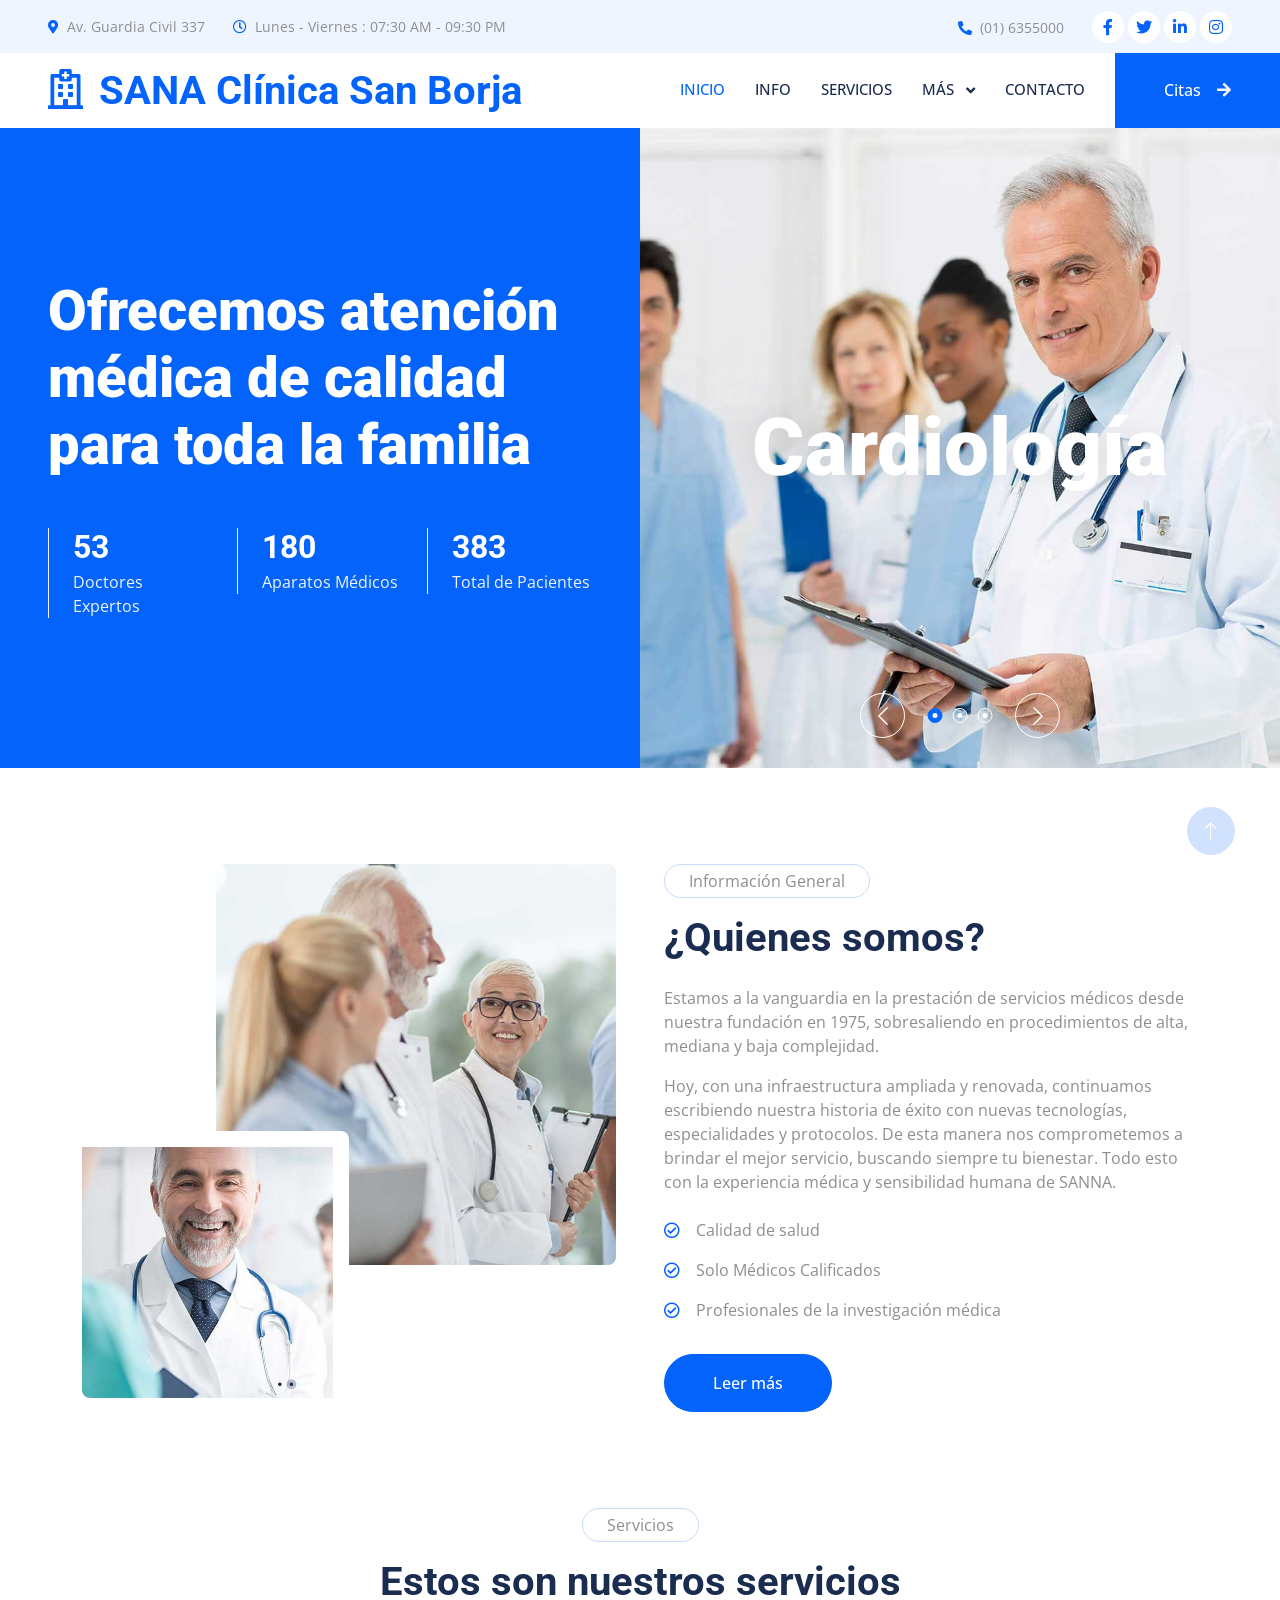
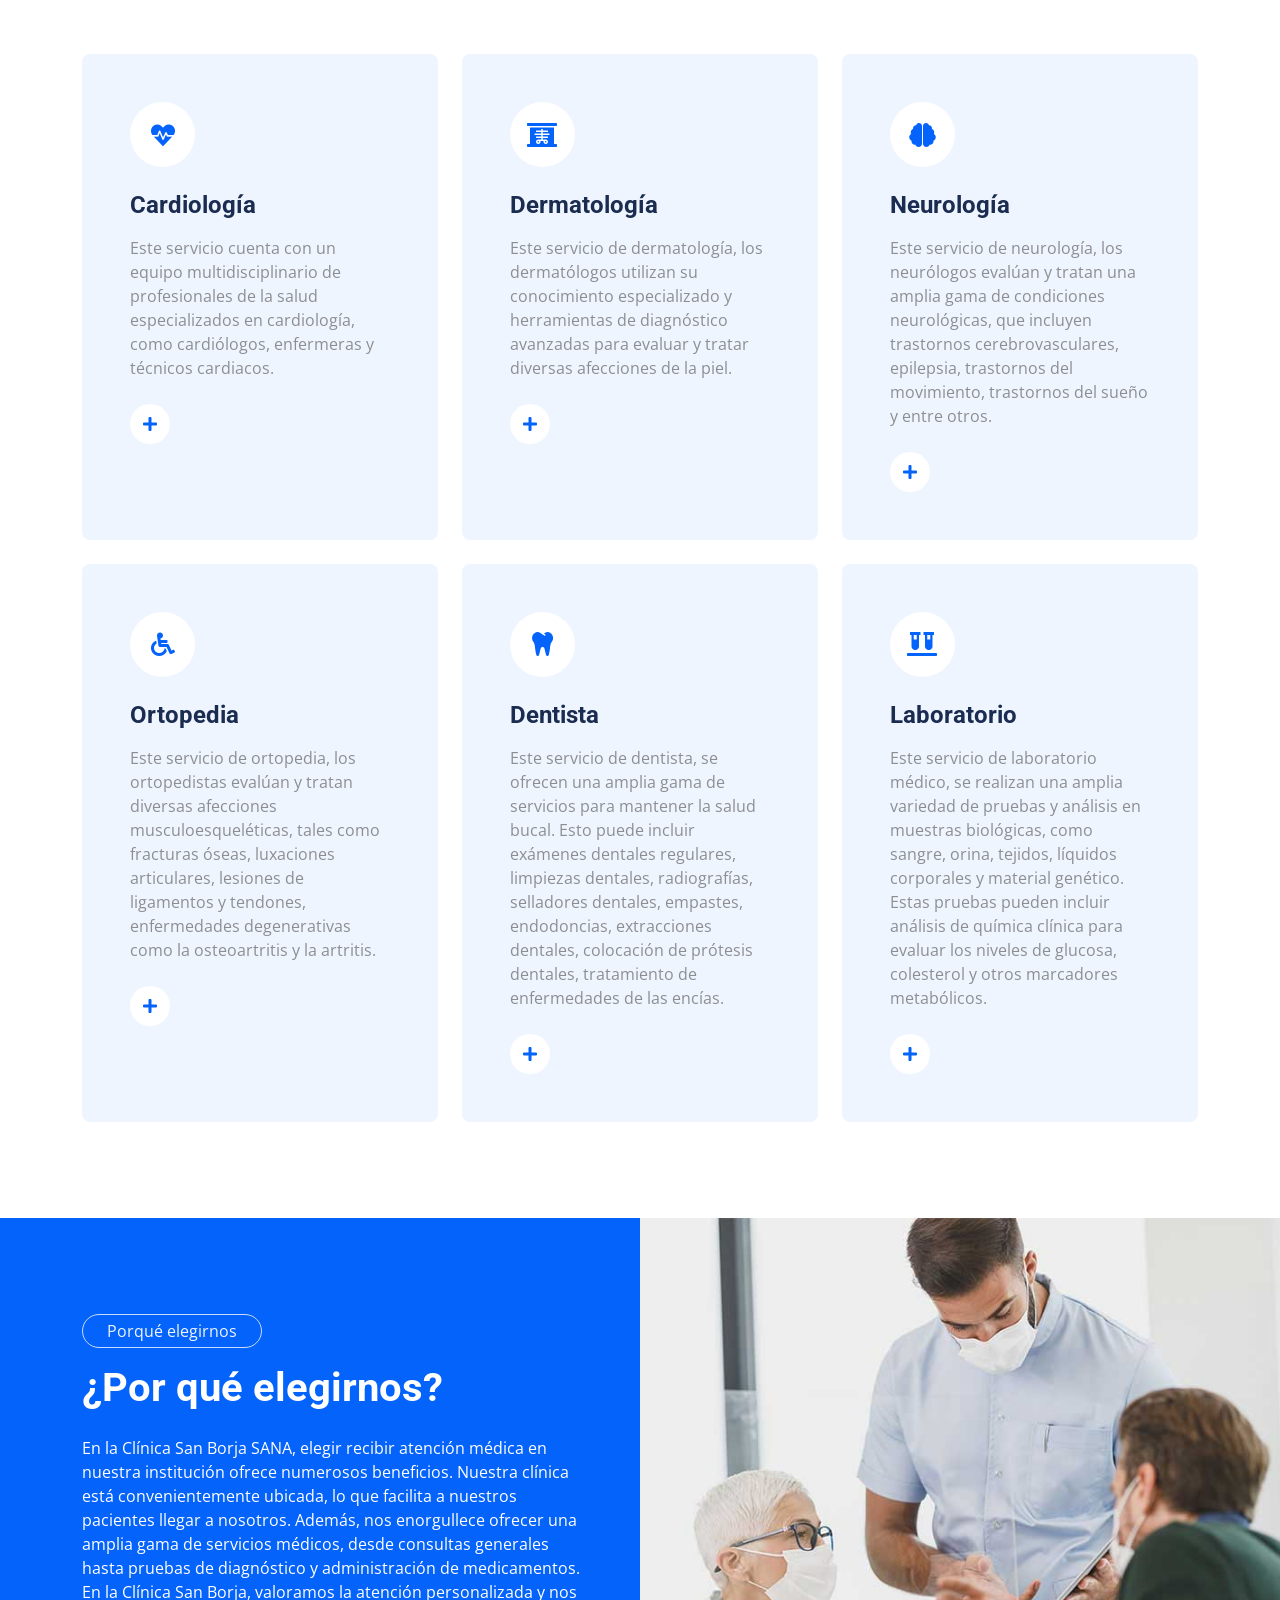
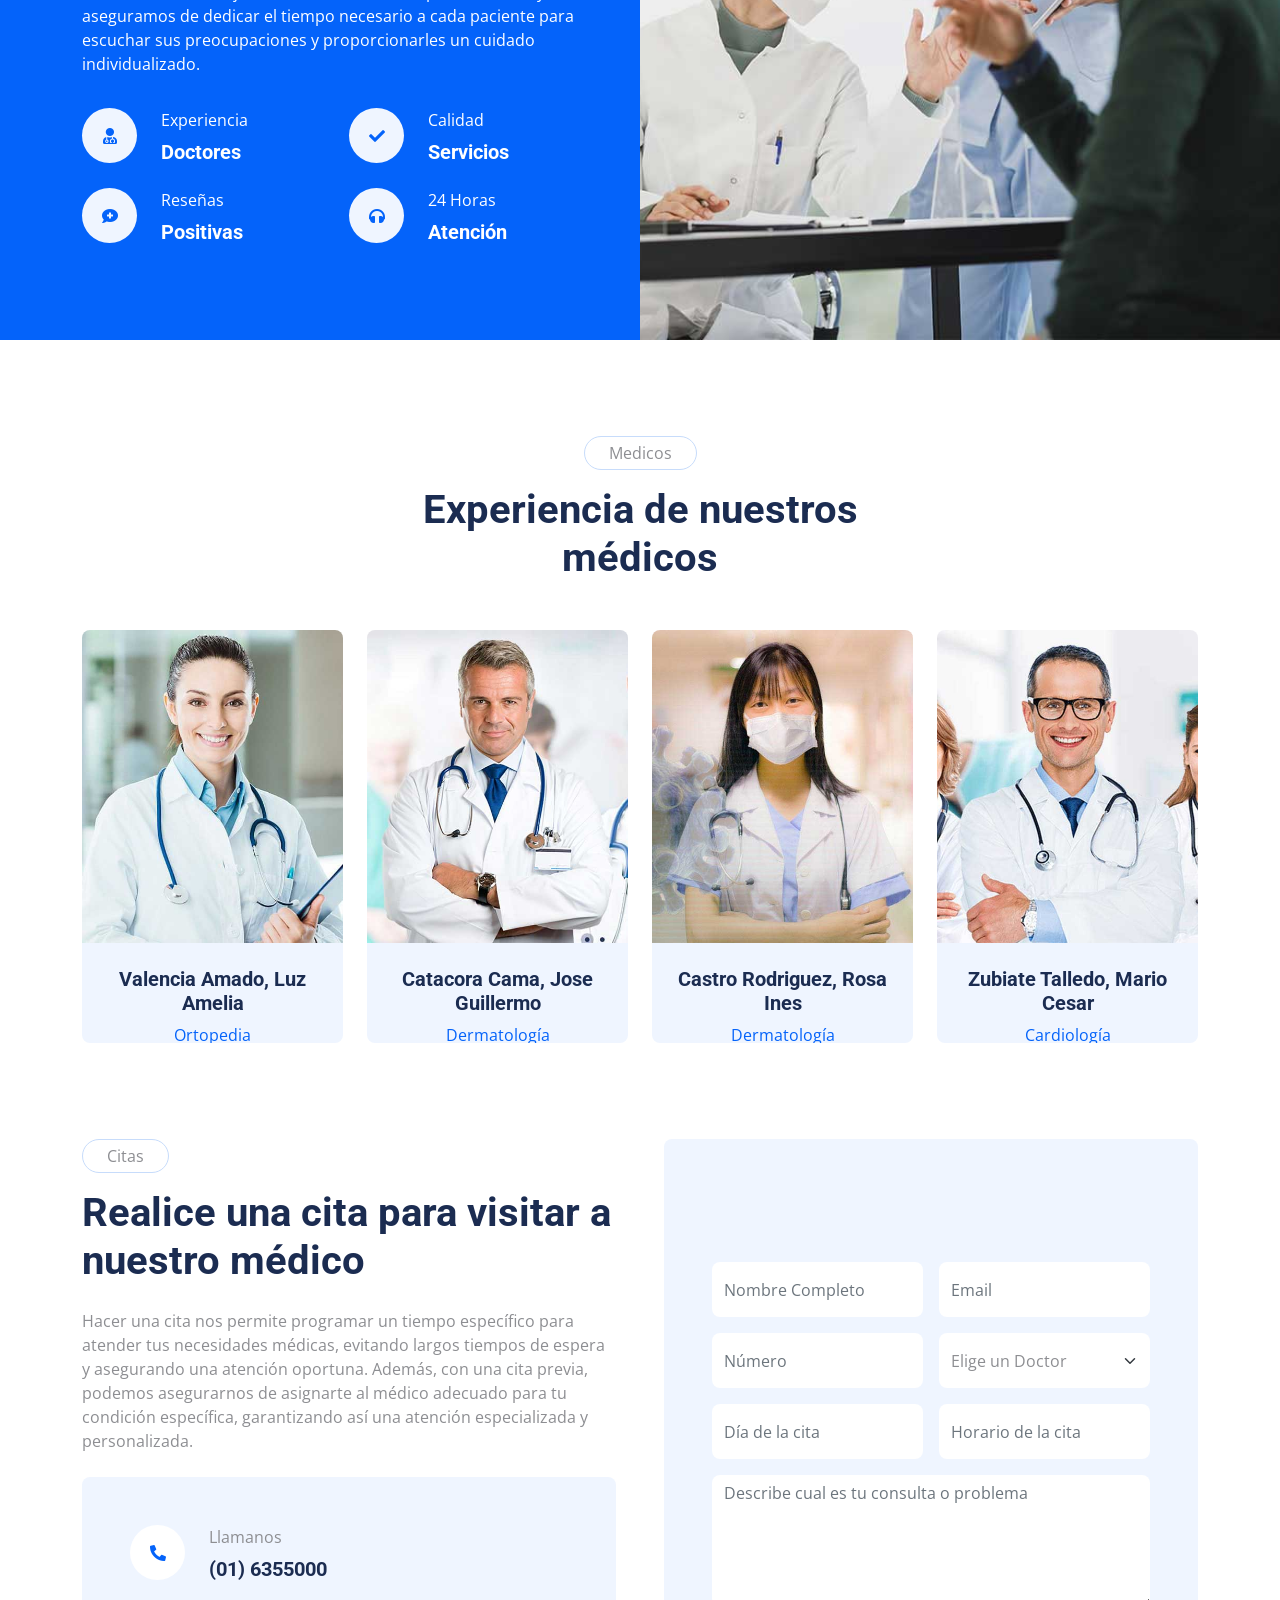
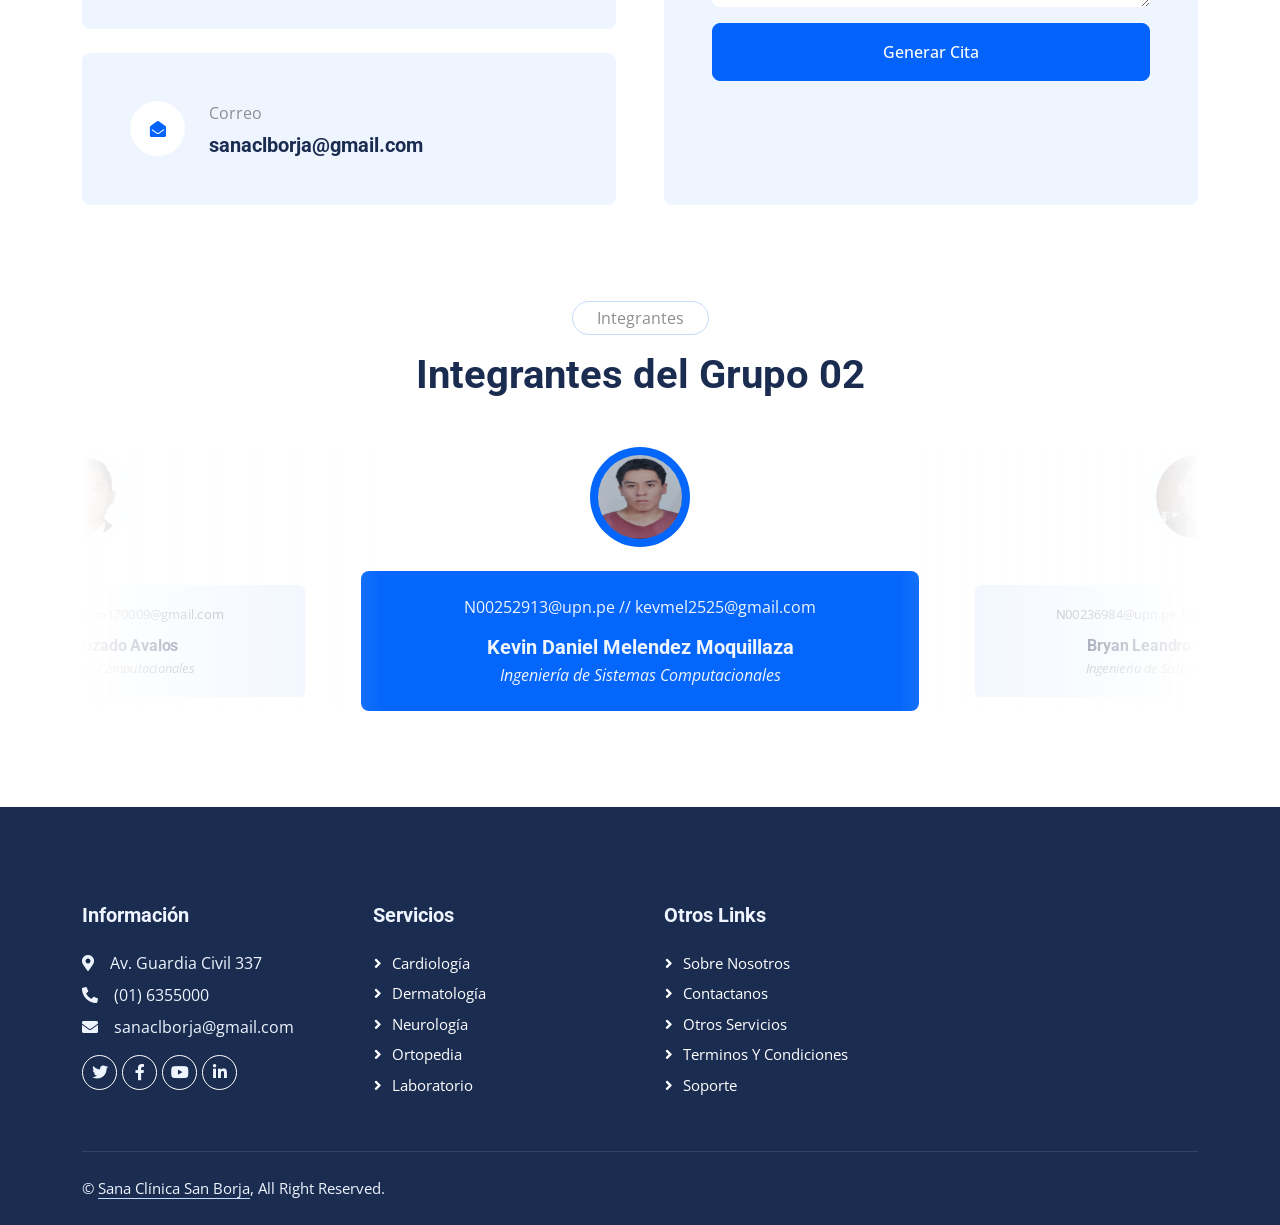
<file: index.html>
<!DOCTYPE html>
<html lang="es">

<head>
    <!-- Google tag (gtag.js) -->
    <script async src="https://www.googletagmanager.com/gtag/js?id=G-D0TB0B93JC"></script>
    <script>
      window.dataLayer = window.dataLayer || [];
      function gtag(){dataLayer.push(arguments);}
      gtag('js', new Date());

      gtag('config', 'G-D0TB0B93JC');
    </script>
    <meta charset="utf-8">
    <title>SANA - Clínica San Borja</title>
    <meta content="width=device-width, initial-scale=1.0" name="viewport">
    <meta content="" name="keywords">
    <meta content="" name="description">

    <!-- Favicon -->
    <link href="img/favicon.ico" rel="icon">

    <!-- Google Web Fonts -->
    <link rel="preconnect" href="https://fonts.googleapis.com">
    <link rel="preconnect" href="https://fonts.gstatic.com" crossorigin>
    <link href="https://fonts.googleapis.com/css2?family=Open+Sans:wght@400;500&family=Roboto:wght@500;700;900&display=swap" rel="stylesheet"> 

    <!-- Icon Font Stylesheet -->
    <link href="https://cdnjs.cloudflare.com/ajax/libs/font-awesome/5.10.0/css/all.min.css" rel="stylesheet">
    <link href="https://cdn.jsdelivr.net/npm/bootstrap-icons@1.4.1/font/bootstrap-icons.css" rel="stylesheet">

    <!-- Librerias Stylesheet -->
    <link href="lib/animate/animate.min.css" rel="stylesheet">
    <link href="lib/owlcarousel/assets/owl.carousel.min.css" rel="stylesheet">
    <link href="lib/tempusdominus/css/tempusdominus-bootstrap-4.min.css" rel="stylesheet" />

    <!-- Customizando Bootstrap Stylesheet -->
    <link href="css/bootstrap.min.css" rel="stylesheet">

    <!-- Template Stylesheet -->
    <link href="css/style.css" rel="stylesheet">
</head>

<body>
    <!-- Spinner Start -->
    <div id="spinner" class="show bg-white position-fixed translate-middle w-100 vh-100 top-50 start-50 d-flex align-items-center justify-content-center">
        <div class="spinner-grow text-primary" style="width: 3rem; height: 3rem;" role="status">
            <span class="sr-only">Loading...</span>
        </div>
    </div>
    <!-- Spinner End -->


    <!-- Topbar Start -->
    <div class="container-fluid bg-light p-0 wow fadeIn" data-wow-delay="0.1s">
        <div class="row gx-0 d-none d-lg-flex">
            <div class="col-lg-7 px-5 text-start">
                <div class="h-100 d-inline-flex align-items-center py-3 me-4">
                    <small class="fa fa-map-marker-alt text-primary me-2"></small>
                    <small>Av. Guardia Civil 337</small>
                </div>
                <div class="h-100 d-inline-flex align-items-center py-3">
                    <small class="far fa-clock text-primary me-2"></small>
                    <small>Lunes - Viernes : 07:30 AM - 09:30 PM</small>
                </div>
            </div>
            <div class="col-lg-5 px-5 text-end">
                <div class="h-100 d-inline-flex align-items-center py-3 me-4">
                    <small class="fa fa-phone-alt text-primary me-2"></small>
                    <small>(01) 6355000</small>
                </div>
                <div class="h-100 d-inline-flex align-items-center">
                    <a class="btn btn-sm-square rounded-circle bg-white text-primary me-1" href=""><i class="fab fa-facebook-f"></i></a>
                    <a class="btn btn-sm-square rounded-circle bg-white text-primary me-1" href=""><i class="fab fa-twitter"></i></a>
                    <a class="btn btn-sm-square rounded-circle bg-white text-primary me-1" href=""><i class="fab fa-linkedin-in"></i></a>
                    <a class="btn btn-sm-square rounded-circle bg-white text-primary me-0" href=""><i class="fab fa-instagram"></i></a>
                </div>
            </div>
        </div>
    </div>
    <!-- Topbar End -->


    <!-- Navbar Start -->
    <nav class="navbar navbar-expand-lg bg-white navbar-light sticky-top p-0 wow fadeIn" data-wow-delay="0.1s">
        <a href="index.html" class="navbar-brand d-flex align-items-center px-4 px-lg-5">
            <h1 class="m-0 text-primary"><i class="far fa-hospital me-3"></i>SANA Clínica San Borja</h1>
        </a>
        <button type="button" class="navbar-toggler me-4" data-bs-toggle="collapse" data-bs-target="#navbarCollapse">
            <span class="navbar-toggler-icon"></span>
        </button>
        <div class="collapse navbar-collapse" id="navbarCollapse">
            <div class="navbar-nav ms-auto p-4 p-lg-0">
                <a href="index.html" class="nav-item nav-link active">Inicio</a>
                <a href="info.html" class="nav-item nav-link">Info</a>
                <a href="servicio.html" class="nav-item nav-link">Servicios</a>
                <div class="nav-item dropdown">
                    <a href="#" class="nav-link dropdown-toggle" data-bs-toggle="dropdown">Más  </a>
                    <div class="dropdown-menu rounded-0 rounded-bottom m-0">
                        <a href="elegirnos.html" class="dropdown-item">Porqué elegirnos</a>
                        <a href="medico.html" class="dropdown-item">Nuestros Médicos</a>
                        <a href="cita.html" class="dropdown-item">Citas</a>
                        <a href="integrantes.html" class="dropdown-item">Integrantes</a>
                    </div>
                </div>
                <a href="contacto.html" class="nav-item nav-link">Contacto</a>
            </div>
            <a href="" class="btn btn-primary rounded-0 py-4 px-lg-5 d-none d-lg-block">Citas<i class="fa fa-arrow-right ms-3"></i></a>
        </div>
    </nav>
    <!-- Navbar End -->


    <!-- Header Start -->
    <div class="container-fluid header bg-primary p-0 mb-5">
        <div class="row g-0 align-items-center flex-column-reverse flex-lg-row">
            <div class="col-lg-6 p-5 wow fadeIn" data-wow-delay="0.1s">
                <h1 class="display-4 text-white mb-5">Ofrecemos atención médica de calidad para toda la familia</h1>
                <div class="row g-4">
                    <div class="col-sm-4">
                        <div class="border-start border-light ps-4">
                            <h2 class="text-white mb-1" data-toggle="counter-up">64</h2>
                            <p class="text-light mb-0">Doctores Expertos</p>
                        </div>
                    </div>
                    <div class="col-sm-4">
                        <div class="border-start border-light ps-4">
                            <h2 class="text-white mb-1" data-toggle="counter-up">220</h2>
                            <p class="text-light mb-0">Aparatos Médicos</p>
                        </div>
                    </div>
                    <div class="col-sm-4">
                        <div class="border-start border-light ps-4">
                            <h2 class="text-white mb-1" data-toggle="counter-up">467</h2>
                            <p class="text-light mb-0">Total de Pacientes</p>
                        </div>
                    </div>
                </div>
            </div>
            <div class="col-lg-6 wow fadeIn" data-wow-delay="0.5s">
                <div class="owl-carousel header-carousel">
                    <div class="owl-carousel-item position-relative">
                        <img class="img-fluid" src="img/carousel-1.jpg" alt="">
                        <div class="owl-carousel-text">
                            <h1 class="display-1 text-white mb-0">Cardiología</h1>
                        </div>
                    </div>
                    <div class="owl-carousel-item position-relative">
                        <img class="img-fluid" src="img/carousel-2.jpg" alt="">
                        <div class="owl-carousel-text">
                            <h1 class="display-1 text-white mb-0">Neurología</h1>
                        </div>
                    </div>
                    <div class="owl-carousel-item position-relative">
                        <img class="img-fluid" src="img/carousel-3.jpg" alt="">
                        <div class="owl-carousel-text">
                            <h1 class="display-1 text-white mb-0">Dermatología</h1>
                        </div>
                    </div>
                </div>
            </div>
        </div>
    </div>
    <!-- Header End -->


    <!-- Info Start -->
    <div class="container-xxl py-5">
        <div class="container">
            <div class="row g-5">
                <div class="col-lg-6 wow fadeIn" data-wow-delay="0.1s">
                    <div class="d-flex flex-column">
                        <img class="img-fluid rounded w-75 align-self-end" src="img/about-1.jpg" alt="">
                        <img class="img-fluid rounded w-50 bg-white pt-3 pe-3" src="img/about-2.jpg" alt="" style="margin-top: -25%;">
                    </div>
                </div>
                <div class="col-lg-6 wow fadeIn" data-wow-delay="0.5s">
                    <p class="d-inline-block border rounded-pill py-1 px-4">Información General</p>
                    <h1 class="mb-4">¿Quienes somos?</h1>
                    <p>Estamos a la vanguardia en la prestación de servicios médicos desde nuestra fundación en 1975, sobresaliendo en procedimientos de alta, mediana y baja complejidad.</p>
                    <p class="mb-4">Hoy, con una infraestructura ampliada y renovada, continuamos escribiendo nuestra historia de éxito con nuevas tecnologías, especialidades y protocolos.
                         De esta manera nos comprometemos a brindar el mejor servicio, buscando siempre tu bienestar.
                          Todo esto con la experiencia médica y sensibilidad humana de SANNA.</p>
                    <p><i class="far fa-check-circle text-primary me-3"></i>Calidad de salud</p>
                    <p><i class="far fa-check-circle text-primary me-3"></i>Solo Médicos Calificados</p>
                    <p><i class="far fa-check-circle text-primary me-3"></i>Profesionales de la investigación médica</p>
                    <a class="btn btn-primary rounded-pill py-3 px-5 mt-3" href="">Leer más</a>
                </div>
            </div>
        </div>
    </div>
    <!-- Info End -->


    <!-- Servicio Start -->
    <div class="container-xxl py-5">
        <div class="container">
            <div class="text-center mx-auto mb-5 wow fadeInUp" data-wow-delay="0.1s" style="max-width: 600px;">
                <p class="d-inline-block border rounded-pill py-1 px-4">Servicios</p>
                <h1>Estos son nuestros servicios</h1>
            </div>
            <div class="row g-4">
                <div class="col-lg-4 col-md-6 wow fadeInUp" data-wow-delay="0.1s">
                    <div class="service-item bg-light rounded h-100 p-5">
                        <div class="d-inline-flex align-items-center justify-content-center bg-white rounded-circle mb-4" style="width: 65px; height: 65px;">
                            <i class="fa fa-heartbeat text-primary fs-4"></i>
                        </div>
                        <h4 class="mb-3">Cardiología</h4>
                        <p class="mb-4">Este servicio cuenta con un equipo multidisciplinario de profesionales de la salud especializados en cardiología,
                             como cardiólogos, enfermeras y técnicos cardiacos.</p>
                        <a class="btn" href=""><i class="fa fa-plus text-primary me-3"></i>Leer más</a>
                    </div>
                </div>
                <div class="col-lg-4 col-md-6 wow fadeInUp" data-wow-delay="0.3s">
                    <div class="service-item bg-light rounded h-100 p-5">
                        <div class="d-inline-flex align-items-center justify-content-center bg-white rounded-circle mb-4" style="width: 65px; height: 65px;">
                            <i class="fa fa-x-ray text-primary fs-4"></i>
                        </div>
                        <h4 class="mb-3">Dermatología</h4>
                        <p class="mb-4">Este servicio de dermatología, los dermatólogos utilizan su conocimiento especializado y herramientas de diagnóstico
                             avanzadas para evaluar y tratar diversas afecciones de la piel.</p>
                        <a class="btn" href=""><i class="fa fa-plus text-primary me-3"></i>Leer más</a>
                    </div>
                </div>
                <div class="col-lg-4 col-md-6 wow fadeInUp" data-wow-delay="0.5s">
                    <div class="service-item bg-light rounded h-100 p-5">
                        <div class="d-inline-flex align-items-center justify-content-center bg-white rounded-circle mb-4" style="width: 65px; height: 65px;">
                            <i class="fa fa-brain text-primary fs-4"></i>
                        </div>
                        <h4 class="mb-3">Neurología</h4>
                        <p class="mb-4">Este servicio de neurología, los neurólogos evalúan y tratan una amplia gama de condiciones neurológicas, 
                            que incluyen trastornos cerebrovasculares, epilepsia, trastornos del movimiento, trastornos del sueño y entre otros.</p>
                        <a class="btn" href=""><i class="fa fa-plus text-primary me-3"></i>Leer más</a>
                    </div>
                </div>
                <div class="col-lg-4 col-md-6 wow fadeInUp" data-wow-delay="0.1s">
                    <div class="service-item bg-light rounded h-100 p-5">
                        <div class="d-inline-flex align-items-center justify-content-center bg-white rounded-circle mb-4" style="width: 65px; height: 65px;">
                            <i class="fa fa-wheelchair text-primary fs-4"></i>
                        </div>
                        <h4 class="mb-3">Ortopedia</h4>
                        <p class="mb-4">Este servicio de ortopedia, los ortopedistas evalúan y tratan diversas afecciones 
                            musculoesqueléticas, tales como fracturas óseas, luxaciones articulares, lesiones de ligamentos y tendones, enfermedades degenerativas como la osteoartritis y la artritis.</p>
                        <a class="btn" href=""><i class="fa fa-plus text-primary me-3"></i>Leer más</a>
                    </div>
                </div>
                <div class="col-lg-4 col-md-6 wow fadeInUp" data-wow-delay="0.3s">
                    <div class="service-item bg-light rounded h-100 p-5">
                        <div class="d-inline-flex align-items-center justify-content-center bg-white rounded-circle mb-4" style="width: 65px; height: 65px;">
                            <i class="fa fa-tooth text-primary fs-4"></i>
                        </div>
                        <h4 class="mb-3">Dentista</h4>
                        <p class="mb-4">Este servicio de dentista, se ofrecen una amplia gama de servicios para mantener la salud bucal. Esto puede incluir exámenes dentales regulares, limpiezas dentales, radiografías, selladores dentales, empastes, endodoncias, extracciones dentales, colocación de prótesis dentales, tratamiento de enfermedades de las encías.</p>
                        <a class="btn" href=""><i class="fa fa-plus text-primary me-3"></i>Leer más</a>
                    </div>
                </div>
                <div class="col-lg-4 col-md-6 wow fadeInUp" data-wow-delay="0.5s">
                    <div class="service-item bg-light rounded h-100 p-5">
                        <div class="d-inline-flex align-items-center justify-content-center bg-white rounded-circle mb-4" style="width: 65px; height: 65px;">
                            <i class="fa fa-vials text-primary fs-4"></i>
                        </div>
                        <h4 class="mb-3">Laboratorio</h4>
                        <p class="mb-4">Este servicio de laboratorio médico, se realizan una amplia variedad 
                            de pruebas y análisis en muestras biológicas, como sangre, orina, tejidos, líquidos corporales y material genético. Estas pruebas pueden incluir análisis de química clínica para evaluar los niveles de glucosa, colesterol y otros marcadores metabólicos.</p>
                        <a class="btn" href=""><i class="fa fa-plus text-primary me-3"></i>Leer más</a>
                    </div>
                </div>
            </div>
        </div>
    </div>
    <!-- Servicio End -->


    <!-- Porque elegirnos Start -->
    <div class="container-fluid bg-primary overflow-hidden my-5 px-lg-0">
        <div class="container feature px-lg-0">
            <div class="row g-0 mx-lg-0">
                <div class="col-lg-6 feature-text py-5 wow fadeIn" data-wow-delay="0.1s">
                    <div class="p-lg-5 ps-lg-0">
                        <p class="d-inline-block border rounded-pill text-light py-1 px-4">Porqué elegirnos</p>
                        <h1 class="text-white mb-4">¿Por qué elegirnos?</h1>
                        <p class="text-white mb-4 pb-2">En la Clínica San Borja SANA, elegir recibir atención médica en nuestra institución ofrece numerosos beneficios. Nuestra clínica está convenientemente ubicada, lo que facilita a nuestros pacientes llegar a nosotros. Además, nos enorgullece ofrecer una amplia gama de servicios médicos, desde consultas generales hasta pruebas de diagnóstico y administración de medicamentos. En la Clínica San Borja, valoramos la atención personalizada y nos aseguramos de dedicar el tiempo necesario a cada paciente para escuchar sus preocupaciones y proporcionarles un cuidado individualizado. </p>
                        <div class="row g-4">
                            <div class="col-6">
                                <div class="d-flex align-items-center">
                                    <div class="d-flex flex-shrink-0 align-items-center justify-content-center rounded-circle bg-light" style="width: 55px; height: 55px;">
                                        <i class="fa fa-user-md text-primary"></i>
                                    </div>
                                    <div class="ms-4">
                                        <p class="text-white mb-2">Experiencia</p>
                                        <h5 class="text-white mb-0">Doctores</h5>
                                    </div>
                                </div>
                            </div>
                            <div class="col-6">
                                <div class="d-flex align-items-center">
                                    <div class="d-flex flex-shrink-0 align-items-center justify-content-center rounded-circle bg-light" style="width: 55px; height: 55px;">
                                        <i class="fa fa-check text-primary"></i>
                                    </div>
                                    <div class="ms-4">
                                        <p class="text-white mb-2">Calidad</p>
                                        <h5 class="text-white mb-0">Servicios</h5>
                                    </div>
                                </div>
                            </div>
                            <div class="col-6">
                                <div class="d-flex align-items-center">
                                    <div class="d-flex flex-shrink-0 align-items-center justify-content-center rounded-circle bg-light" style="width: 55px; height: 55px;">
                                        <i class="fa fa-comment-medical text-primary"></i>
                                    </div>
                                    <div class="ms-4">
                                        <p class="text-white mb-2">Reseñas</p>
                                        <h5 class="text-white mb-0">Positivas</h5>
                                    </div>
                                </div>
                            </div>
                            <div class="col-6">
                                <div class="d-flex align-items-center">
                                    <div class="d-flex flex-shrink-0 align-items-center justify-content-center rounded-circle bg-light" style="width: 55px; height: 55px;">
                                        <i class="fa fa-headphones text-primary"></i>
                                    </div>
                                    <div class="ms-4">
                                        <p class="text-white mb-2">24 Horas</p>
                                        <h5 class="text-white mb-0">Atención</h5>
                                    </div>
                                </div>
                            </div>
                        </div>
                    </div>
                </div>
                <div class="col-lg-6 pe-lg-0 wow fadeIn" data-wow-delay="0.5s" style="min-height: 400px;">
                    <div class="position-relative h-100">
                        <img class="position-absolute img-fluid w-100 h-100" src="img/feature.jpg" style="object-fit: cover;" alt="">
                    </div>
                </div>
            </div>
        </div>
    </div>
    <!-- Porque elegirnos End -->


    <!-- Medico Start -->
    <div class="container-xxl py-5">
        <div class="container">
            <div class="text-center mx-auto mb-5 wow fadeInUp" data-wow-delay="0.1s" style="max-width: 600px;">
                <p class="d-inline-block border rounded-pill py-1 px-4">Medicos</p>
                <h1>Experiencia de nuestros médicos</h1>
            </div>
            <div class="row g-4">
                <div class="col-lg-3 col-md-6 wow fadeInUp" data-wow-delay="0.1s">
                    <div class="team-item position-relative rounded overflow-hidden">
                        <div class="overflow-hidden">
                            <img class="img-fluid" src="img/team-1.jpg" alt="">
                        </div>
                        <div class="team-text bg-light text-center p-4">
                            <h5>Valencia Amado, Luz Amelia</h5>
                            <p class="text-primary">Ortopedia</p>
                            <div class="team-social text-center">
                                <a class="btn btn-square" href=""><i class="fab fa-facebook-f"></i></a>
                                <a class="btn btn-square" href=""><i class="fab fa-twitter"></i></a>
                                <a class="btn btn-square" href=""><i class="fab fa-instagram"></i></a>
                            </div>
                        </div>
                    </div>
                </div>
                <div class="col-lg-3 col-md-6 wow fadeInUp" data-wow-delay="0.3s">
                    <div class="team-item position-relative rounded overflow-hidden">
                        <div class="overflow-hidden">
                            <img class="img-fluid" src="img/team-2.jpg" alt="">
                        </div>
                        <div class="team-text bg-light text-center p-4">
                            <h5>Catacora Cama, Jose Guillermo</h5>
                            <p class="text-primary">Dermatología</p>
                            <div class="team-social text-center">
                                <a class="btn btn-square" href=""><i class="fab fa-facebook-f"></i></a>
                                <a class="btn btn-square" href=""><i class="fab fa-twitter"></i></a>
                                <a class="btn btn-square" href=""><i class="fab fa-instagram"></i></a>
                            </div>
                        </div>
                    </div>
                </div>
                <div class="col-lg-3 col-md-6 wow fadeInUp" data-wow-delay="0.5s">
                    <div class="team-item position-relative rounded overflow-hidden">
                        <div class="overflow-hidden">
                            <img class="img-fluid" src="img/team-3.jpg" alt="">
                        </div>
                        <div class="team-text bg-light text-center p-4">
                            <h5>Castro Rodriguez, Rosa Ines</h5>
                            <p class="text-primary">Dermatología</p>
                            <div class="team-social text-center">
                                <a class="btn btn-square" href=""><i class="fab fa-facebook-f"></i></a>
                                <a class="btn btn-square" href=""><i class="fab fa-twitter"></i></a>
                                <a class="btn btn-square" href=""><i class="fab fa-instagram"></i></a>
                            </div>
                        </div>
                    </div>
                </div>
                <div class="col-lg-3 col-md-6 wow fadeInUp" data-wow-delay="0.7s">
                    <div class="team-item position-relative rounded overflow-hidden">
                        <div class="overflow-hidden">
                            <img class="img-fluid" src="img/team-4.jpg" alt="">
                        </div>
                        <div class="team-text bg-light text-center p-4">
                            <h5>Zubiate Talledo, Mario Cesar</h5>
                            <p class="text-primary">Cardiología</p>
                            <div class="team-social text-center">
                                <a class="btn btn-square" href=""><i class="fab fa-facebook-f"></i></a>
                                <a class="btn btn-square" href=""><i class="fab fa-twitter"></i></a>
                                <a class="btn btn-square" href=""><i class="fab fa-instagram"></i></a>
                            </div>
                        </div>
                    </div>
                </div>
            </div>
        </div>
    </div>
    <!-- Medico End -->


    <!-- Cita Start -->
    <div class="container-xxl py-5">
        <div class="container">
            <div class="row g-5">
                <div class="col-lg-6 wow fadeInUp" data-wow-delay="0.1s">
                    <p class="d-inline-block border rounded-pill py-1 px-4">Citas</p>
                    <h1 class="mb-4">Realice una cita para visitar a nuestro médico</h1>
                    <p class="mb-4">Hacer una cita nos permite programar un tiempo específico para atender tus
                         necesidades médicas, evitando largos tiempos de espera y asegurando una atención oportuna. Además, con una cita previa, podemos asegurarnos de asignarte al médico adecuado para tu condición específica, garantizando así una atención especializada y personalizada.</p>
                    <div class="bg-light rounded d-flex align-items-center p-5 mb-4">
                        <div class="d-flex flex-shrink-0 align-items-center justify-content-center rounded-circle bg-white" style="width: 55px; height: 55px;">
                            <i class="fa fa-phone-alt text-primary"></i>
                        </div>
                        <div class="ms-4">
                            <p class="mb-2">Llamanos</p>
                            <h5 class="mb-0">(01) 6355000</h5>
                        </div>
                    </div>
                    <div class="bg-light rounded d-flex align-items-center p-5">
                        <div class="d-flex flex-shrink-0 align-items-center justify-content-center rounded-circle bg-white" style="width: 55px; height: 55px;">
                            <i class="fa fa-envelope-open text-primary"></i>
                        </div>
                        <div class="ms-4">
                            <p class="mb-2">Correo</p>
                            <h5 class="mb-0">sanaclborja@gmail.com</h5>
                        </div>
                    </div>
                </div>
                <div class="col-lg-6 wow fadeInUp" data-wow-delay="0.5s">
                    <div class="bg-light rounded h-100 d-flex align-items-center p-5">
                        <form>
                            <div class="row g-3">
                                <div class="col-12 col-sm-6">
                                    <input type="text" class="form-control border-0" placeholder="Nombre Completo" style="height: 55px;">
                                </div>
                                <div class="col-12 col-sm-6">
                                    <input type="email" class="form-control border-0" placeholder="Email" style="height: 55px;">
                                </div>
                                <div class="col-12 col-sm-6">
                                    <input type="text" class="form-control border-0" placeholder="Número" style="height: 55px;">
                                </div>
                                <div class="col-12 col-sm-6">
                                    <select class="form-select border-0" style="height: 55px;">
                                        <option selected>Elige un Doctor</option>
                                        <option value="1">Valencia Amado, Luz Amelia</option>
                                        <option value="2">Catacora Cama, Jose Guillermo</option>
                                        <option value="3">Castro Rodriguez, Rosa Ines</option>
                                        <option value="4">Zubiate Talledo, Mario Cesar</option>
                                    </select>
                                </div>
                                <div class="col-12 col-sm-6">
                                    <div class="date" id="date" data-target-input="nearest">
                                        <input type="text"
                                            class="form-control border-0 datetimepicker-input"
                                            placeholder="Día de la cita" data-target="#date" data-toggle="datetimepicker" style="height: 55px;">
                                    </div>
                                </div>
                                <div class="col-12 col-sm-6">
                                    <div class="time" id="time" data-target-input="nearest">
                                        <input type="text"
                                            class="form-control border-0 datetimepicker-input"
                                            placeholder="Horario de la cita" data-target="#time" data-toggle="datetimepicker" style="height: 55px;">
                                    </div>
                                </div>
                                <div class="col-12">
                                    <textarea class="form-control border-0" rows="5" placeholder="Describe cual es tu consulta o problema"></textarea>
                                </div>
                                <div class="col-12">
                                    <button class="btn btn-primary w-100 py-3" type="submit">Generar Cita</button>
                                </div>
                            </div>
                        </form>
                    </div>
                </div>
            </div>
        </div>
    </div>
    <!-- Cita End -->


    <!-- Integrantes Start -->
    <div class="container-xxl py-5">
        <div class="container">
            <div class="text-center mx-auto mb-5 wow fadeInUp" data-wow-delay="0.1s" style="max-width: 600px;">
                <p class="d-inline-block border rounded-pill py-1 px-4">Integrantes</p>
                <h1>Integrantes del Grupo 02</h1>
            </div>
            <div class="owl-carousel testimonial-carousel wow fadeInUp" data-wow-delay="0.1s">
                <div class="testimonial-item text-center">
                    <img class="img-fluid bg-light rounded-circle p-2 mx-auto mb-4" src="img/kevin.jpeg" style="width: 100px; height: 100px;">
                    <div class="testimonial-text rounded text-center p-4">
                        <p>N00252913@upn.pe  //  kevmel2525@gmail.com</p>
                        <h5 class="mb-1">Kevin Daniel Melendez Moquillaza</h5>
                        <span class="fst-italic">Ingeniería de Sistemas Computacionales</span>
                    </div>
                </div>
                <div class="testimonial-item text-center">
                    <img class="img-fluid bg-light rounded-circle p-2 mx-auto mb-4" src="img/bryanfv.jpg" style="width: 100px; height: 100px;">
                    <div class="testimonial-text rounded text-center p-4">
                        <p>N00236984@upn.pe  //  bryanfv1516@gmail.com</p>
                        <h5 class="mb-1">Bryan Leandro Flores Velasque</h5>
                        <span class="fst-italic">Ingeniería de Sistemas Computacionales</span>
                    </div>
                </div>
                <div class="testimonial-item text-center">
                    <img class="img-fluid bg-light rounded-circle p-2 mx-auto mb-4" src="img/vladi.jpg" style="width: 100px; height: 100px;">
                    <div class="testimonial-text rounded text-center p-4">
                        <p>N00298171@upn.pe  //  acovladi@gmail.com</p>
                        <h5 class="mb-1">Christian Vladimir Gutierrez Fernandez</h5>
                        <span class="fst-italic">Ingeniería de Sistemas Computacionales</span>
                    </div>                   
                </div>
                <div class="testimonial-item text-center">
                    <img class="img-fluid bg-light rounded-circle p-2 mx-auto mb-4" src="img/tirado.jpeg" style="width: 100px; height: 100px;">
                    <div class="testimonial-text rounded text-center p-4">
                        <p>N00237653@upn.pe  //  gtbenites18@gmail.com</p>
                        <h5 class="mb-1">Gianfranco Tirado Benites</h5>
                        <span class="fst-italic">Ingeniería de Sistemas Computacionales</span>
                    </div>                   
                </div>
                <div class="testimonial-item text-center">
                    <img class="img-fluid bg-light rounded-circle p-2 mx-auto mb-4" src="img/enzo1.jpeg" style="width: 100px; height: 100px;">
                    <div class="testimonial-text rounded text-center p-4">
                        <p>N00170843@upn.pe  //  enzo170009@gmail.com</p>
                        <h5 class="mb-1">Enzo Omar Cruzado Avalos</h5>
                        <span class="fst-italic">Ingeniería de Sistemas Computacionales</span>
                    </div>                   
                </div>
            </div>
        </div>
    </div>
    <!-- Integrantes End -->


    <!-- Footer Start -->
    <div class="container-fluid bg-dark text-light footer mt-5 pt-5 wow fadeIn" data-wow-delay="0.1s">
        <div class="container py-5">
            <div class="row g-5">
                <div class="col-lg-3 col-md-6">
                    <h5 class="text-light mb-4">Información</h5>
                    <p class="mb-2"><i class="fa fa-map-marker-alt me-3"></i>Av. Guardia Civil 337</p>
                    <p class="mb-2"><i class="fa fa-phone-alt me-3"></i>(01) 6355000</p>
                    <p class="mb-2"><i class="fa fa-envelope me-3"></i>sanaclborja@gmail.com</p>
                    <div class="d-flex pt-2">
                        <a class="btn btn-outline-light btn-social rounded-circle" href=""><i class="fab fa-twitter"></i></a>
                        <a class="btn btn-outline-light btn-social rounded-circle" href=""><i class="fab fa-facebook-f"></i></a>
                        <a class="btn btn-outline-light btn-social rounded-circle" href=""><i class="fab fa-youtube"></i></a>
                        <a class="btn btn-outline-light btn-social rounded-circle" href=""><i class="fab fa-linkedin-in"></i></a>
                    </div>
                </div>
                <div class="col-lg-3 col-md-6">
                    <h5 class="text-light mb-4">Servicios</h5>
                    <a class="btn btn-link" href="">Cardiología</a>
                    <a class="btn btn-link" href="">Dermatología</a>
                    <a class="btn btn-link" href="">Neurología</a>
                    <a class="btn btn-link" href="">Ortopedia</a>
                    <a class="btn btn-link" href="">Laboratorio</a>
                </div>
                <div class="col-lg-3 col-md-6">
                    <h5 class="text-light mb-4">Otros Links</h5>
                    <a class="btn btn-link" href="">Sobre nosotros</a>
                    <a class="btn btn-link" href="">Contactanos</a>
                    <a class="btn btn-link" href="">Otros Servicios</a>
                    <a class="btn btn-link" href="">Terminos y Condiciones</a>
                    <a class="btn btn-link" href="">Soporte</a>
                </div>
            </div>
        </div>
        <div class="container">
            <div class="copyright">
                <div class="row">
                    <div class="col-md-6 text-center text-md-start mb-3 mb-md-0">
                        &copy; <a class="border-bottom" href="#">Sana Clínica San Borja</a>, All Right Reserved.
                    </div>
                </div>
            </div>
        </div>
    </div>
    <!-- Footer End -->


    <!-- Back to Top -->
    <a href="#" class="btn btn-lg btn-primary btn-lg-square rounded-circle back-to-top"><i class="bi bi-arrow-up"></i></a>


    <!-- JavaScript Librerias -->
    <script src="https://code.jquery.com/jquery-3.4.1.min.js"></script>
    <script src="https://cdn.jsdelivr.net/npm/bootstrap@5.0.0/dist/js/bootstrap.bundle.min.js"></script>
    <script src="lib/wow/wow.min.js"></script>
    <script src="lib/easing/easing.min.js"></script>
    <script src="lib/waypoints/waypoints.min.js"></script>
    <script src="lib/counterup/counterup.min.js"></script>
    <script src="lib/owlcarousel/owl.carousel.min.js"></script>
    <script src="lib/tempusdominus/js/moment.min.js"></script>
    <script src="lib/tempusdominus/js/moment-timezone.min.js"></script>
    <script src="lib/tempusdominus/js/tempusdominus-bootstrap-4.min.js"></script>

    <!-- Template Javascript -->
    <script src="js/main.js"></script>

</body>

</html>
</file>
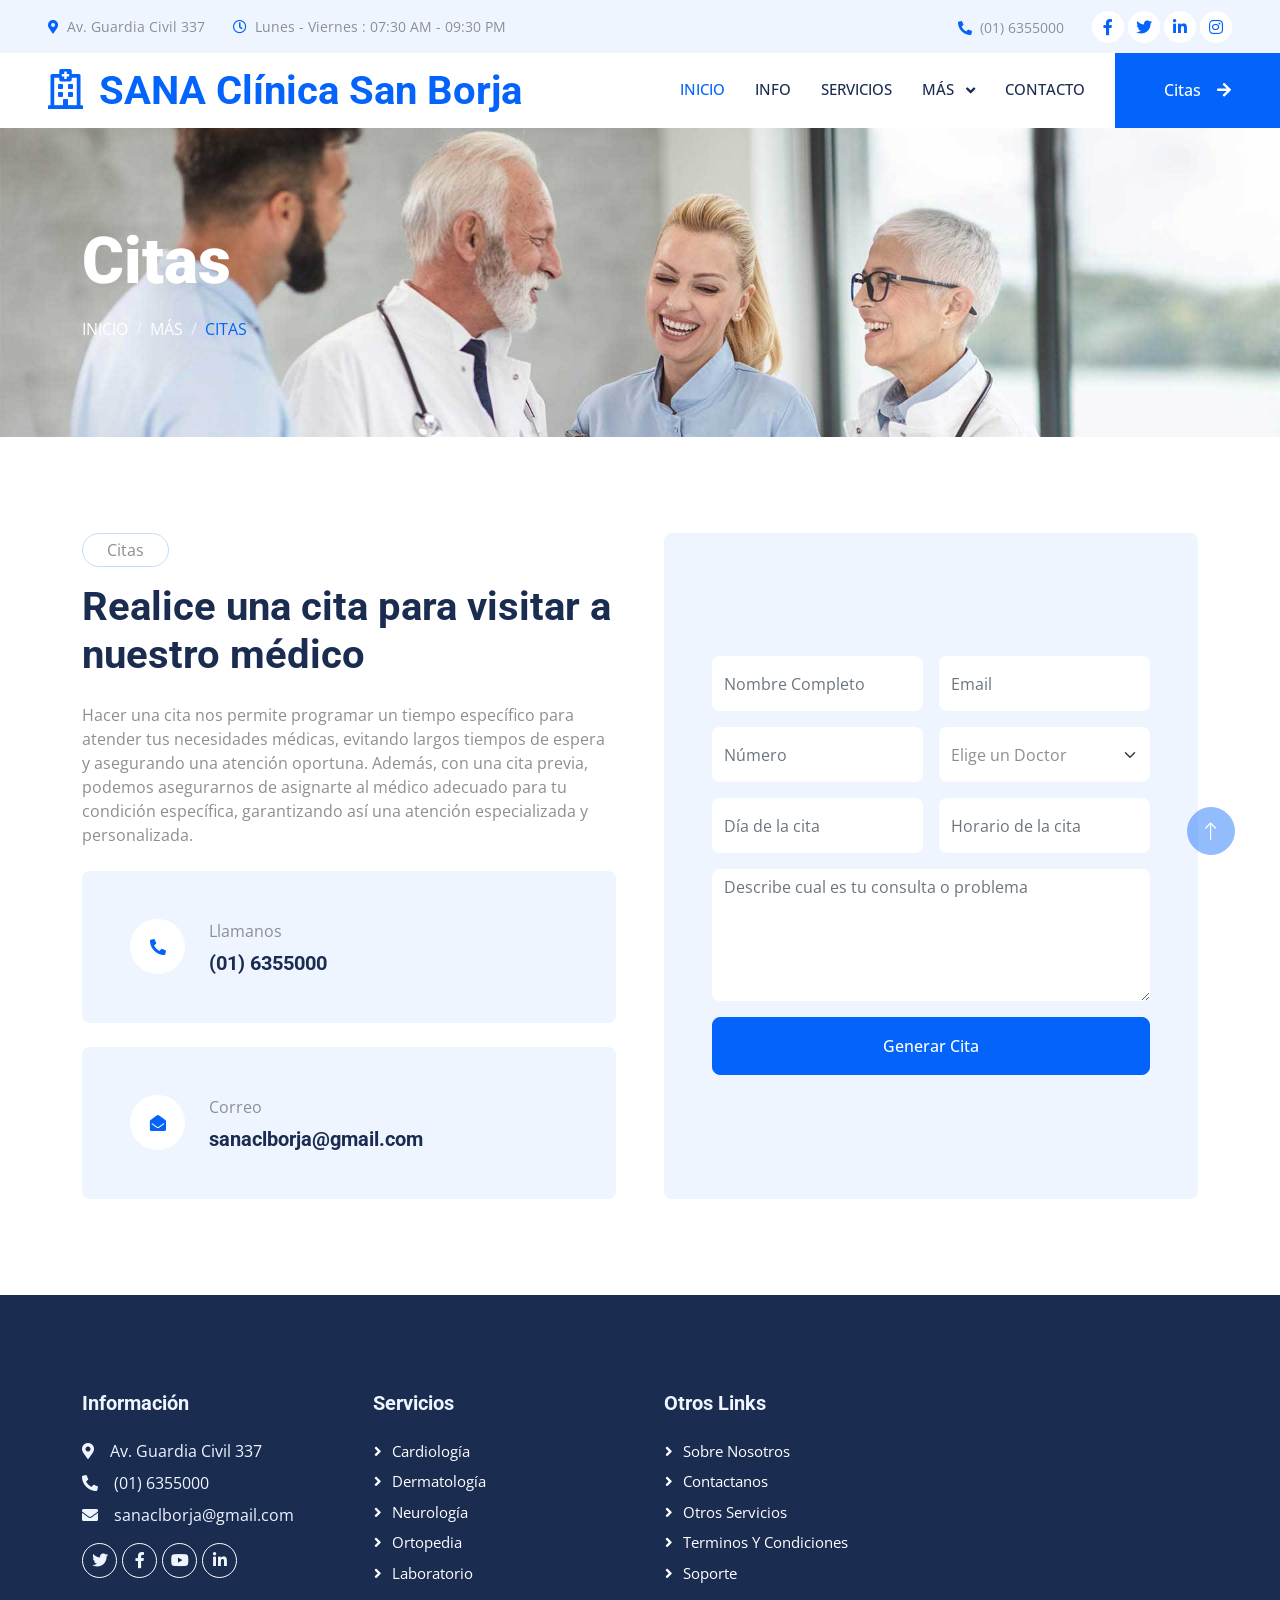
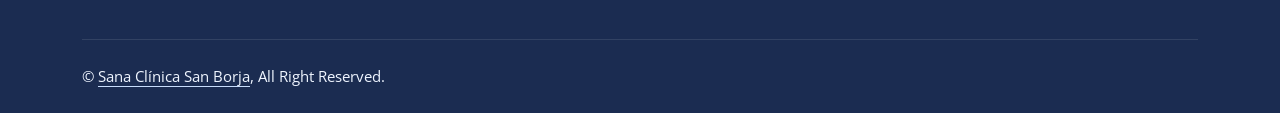
<file: cita.html>
<!DOCTYPE html>
<html lang="es">

<head>
    <!-- Google tag (gtag.js) -->
    <script async src="https://www.googletagmanager.com/gtag/js?id=G-D0TB0B93JC"></script>
    <script>
      window.dataLayer = window.dataLayer || [];
      function gtag(){dataLayer.push(arguments);}
      gtag('js', new Date());

      gtag('config', 'G-D0TB0B93JC');
    </script>
    <meta charset="utf-8">
    <title>SANA - Clínica San Borja</title>
    <meta content="width=device-width, initial-scale=1.0" name="viewport">
    <meta content="" name="keywords">
    <meta content="" name="description">

    <!-- Favicon -->
    <link href="img/favicon.ico" rel="icon">

    <!-- Google Web Fonts -->
    <link rel="preconnect" href="https://fonts.googleapis.com">
    <link rel="preconnect" href="https://fonts.gstatic.com" crossorigin>
    <link href="https://fonts.googleapis.com/css2?family=Open+Sans:wght@400;500&family=Roboto:wght@500;700;900&display=swap" rel="stylesheet"> 

    <!-- Icon Font Stylesheet -->
    <link href="https://cdnjs.cloudflare.com/ajax/libs/font-awesome/5.10.0/css/all.min.css" rel="stylesheet">
    <link href="https://cdn.jsdelivr.net/npm/bootstrap-icons@1.4.1/font/bootstrap-icons.css" rel="stylesheet">

    <!-- Libraries Stylesheet -->
    <link href="lib/animate/animate.min.css" rel="stylesheet">
    <link href="lib/owlcarousel/assets/owl.carousel.min.css" rel="stylesheet">
    <link href="lib/tempusdominus/css/tempusdominus-bootstrap-4.min.css" rel="stylesheet" />

    <!-- Customized Bootstrap Stylesheet -->
    <link href="css/bootstrap.min.css" rel="stylesheet">

    <!-- Template Stylesheet -->
    <link href="css/style.css" rel="stylesheet">
</head>

<body>
    <!-- Spinner Start -->
    <div id="spinner" class="show bg-white position-fixed translate-middle w-100 vh-100 top-50 start-50 d-flex align-items-center justify-content-center">
        <div class="spinner-grow text-primary" style="width: 3rem; height: 3rem;" role="status">
            <span class="sr-only">Loading...</span>
        </div>
    </div>
    <!-- Spinner End -->


    <!-- Topbar Start -->
    <div class="container-fluid bg-light p-0 wow fadeIn" data-wow-delay="0.1s">
        <div class="row gx-0 d-none d-lg-flex">
            <div class="col-lg-7 px-5 text-start">
                <div class="h-100 d-inline-flex align-items-center py-3 me-4">
                    <small class="fa fa-map-marker-alt text-primary me-2"></small>
                    <small>Av. Guardia Civil 337</small>
                </div>
                <div class="h-100 d-inline-flex align-items-center py-3">
                    <small class="far fa-clock text-primary me-2"></small>
                    <small>Lunes - Viernes : 07:30 AM - 09:30 PM</small>
                </div>
            </div>
            <div class="col-lg-5 px-5 text-end">
                <div class="h-100 d-inline-flex align-items-center py-3 me-4">
                    <small class="fa fa-phone-alt text-primary me-2"></small>
                    <small>(01) 6355000</small>
                </div>
                <div class="h-100 d-inline-flex align-items-center">
                    <a class="btn btn-sm-square rounded-circle bg-white text-primary me-1" href=""><i class="fab fa-facebook-f"></i></a>
                    <a class="btn btn-sm-square rounded-circle bg-white text-primary me-1" href=""><i class="fab fa-twitter"></i></a>
                    <a class="btn btn-sm-square rounded-circle bg-white text-primary me-1" href=""><i class="fab fa-linkedin-in"></i></a>
                    <a class="btn btn-sm-square rounded-circle bg-white text-primary me-0" href=""><i class="fab fa-instagram"></i></a>
                </div>
            </div>
        </div>
    </div>
    <!-- Topbar End -->


    <!-- Navbar Start -->
    <nav class="navbar navbar-expand-lg bg-white navbar-light sticky-top p-0 wow fadeIn" data-wow-delay="0.1s">
        <a href="index.html" class="navbar-brand d-flex align-items-center px-4 px-lg-5">
            <h1 class="m-0 text-primary"><i class="far fa-hospital me-3"></i>SANA Clínica San Borja</h1>
        </a>
        <button type="button" class="navbar-toggler me-4" data-bs-toggle="collapse" data-bs-target="#navbarCollapse">
            <span class="navbar-toggler-icon"></span>
        </button>
        <div class="collapse navbar-collapse" id="navbarCollapse">
            <div class="navbar-nav ms-auto p-4 p-lg-0">
                <a href="index.html" class="nav-item nav-link active">Inicio</a>
                <a href="info.html" class="nav-item nav-link">Info</a>
                <a href="servicio.html" class="nav-item nav-link">Servicios</a>
                <div class="nav-item dropdown">
                    <a href="#" class="nav-link dropdown-toggle" data-bs-toggle="dropdown">Más  </a>
                    <div class="dropdown-menu rounded-0 rounded-bottom m-0">
                        <a href="elegirnos.html" class="dropdown-item">Porqué elegirnos</a>
                        <a href="medico.html" class="dropdown-item">Nuestros Médicos</a>
                        <a href="cita.html" class="dropdown-item">Citas</a>
                        <a href="integrantes.html" class="dropdown-item">Integrantes</a>
                    </div>
                </div>
                <a href="contacto.html" class="nav-item nav-link">Contacto</a>
            </div>
            <a href="" class="btn btn-primary rounded-0 py-4 px-lg-5 d-none d-lg-block">Citas<i class="fa fa-arrow-right ms-3"></i></a>
        </div>
    </nav>
    <!-- Navbar End -->


    <!-- Page Header Start -->
    <div class="container-fluid page-header py-5 mb-5 wow fadeIn" data-wow-delay="0.1s">
        <div class="container py-5">
            <h1 class="display-3 text-white mb-3 animated slideInDown">Citas</h1>
            <nav aria-label="breadcrumb animated slideInDown">
                <ol class="breadcrumb text-uppercase mb-0">
                    <li class="breadcrumb-item"><a class="text-white" href="#">Inicio</a></li>
                    <li class="breadcrumb-item"><a class="text-white" href="#">Más</a></li>
                    <li class="breadcrumb-item text-primary active" aria-current="page">Citas</li>
                </ol>
            </nav>
        </div>
    </div>
    <!-- Page Header End -->


    <!-- Cita Start -->
    <div class="container-xxl py-5">
        <div class="container">
            <div class="row g-5">
                <div class="col-lg-6 wow fadeInUp" data-wow-delay="0.1s">
                    <p class="d-inline-block border rounded-pill py-1 px-4">Citas</p>
                    <h1 class="mb-4">Realice una cita para visitar a nuestro médico</h1>
                    <p class="mb-4">Hacer una cita nos permite programar un tiempo específico para atender tus
                         necesidades médicas, evitando largos tiempos de espera y asegurando una atención oportuna. Además, con una cita previa, podemos asegurarnos de asignarte al médico adecuado para tu condición específica, garantizando así una atención especializada y personalizada.</p>
                    <div class="bg-light rounded d-flex align-items-center p-5 mb-4">
                        <div class="d-flex flex-shrink-0 align-items-center justify-content-center rounded-circle bg-white" style="width: 55px; height: 55px;">
                            <i class="fa fa-phone-alt text-primary"></i>
                        </div>
                        <div class="ms-4">
                            <p class="mb-2">Llamanos</p>
                            <h5 class="mb-0">(01) 6355000</h5>
                        </div>
                    </div>
                    <div class="bg-light rounded d-flex align-items-center p-5">
                        <div class="d-flex flex-shrink-0 align-items-center justify-content-center rounded-circle bg-white" style="width: 55px; height: 55px;">
                            <i class="fa fa-envelope-open text-primary"></i>
                        </div>
                        <div class="ms-4">
                            <p class="mb-2">Correo</p>
                            <h5 class="mb-0">sanaclborja@gmail.com</h5>
                        </div>
                    </div>
                </div>
                <div class="col-lg-6 wow fadeInUp" data-wow-delay="0.5s">
                    <div class="bg-light rounded h-100 d-flex align-items-center p-5">
                        <form>
                            <div class="row g-3">
                                <div class="col-12 col-sm-6">
                                    <input type="text" class="form-control border-0" placeholder="Nombre Completo" style="height: 55px;">
                                </div>
                                <div class="col-12 col-sm-6">
                                    <input type="email" class="form-control border-0" placeholder="Email" style="height: 55px;">
                                </div>
                                <div class="col-12 col-sm-6">
                                    <input type="text" class="form-control border-0" placeholder="Número" style="height: 55px;">
                                </div>
                                <div class="col-12 col-sm-6">
                                    <select class="form-select border-0" style="height: 55px;">
                                        <option selected>Elige un Doctor</option>
                                        <option value="1">Valencia Amado, Luz Amelia</option>
                                        <option value="2">Catacora Cama, Jose Guillermo</option>
                                        <option value="3">Castro Rodriguez, Rosa Ines</option>
                                        <option value="4">Zubiate Talledo, Mario Cesar</option>
                                    </select>
                                </div>
                                <div class="col-12 col-sm-6">
                                    <div class="date" id="date" data-target-input="nearest">
                                        <input type="text"
                                            class="form-control border-0 datetimepicker-input"
                                            placeholder="Día de la cita" data-target="#date" data-toggle="datetimepicker" style="height: 55px;">
                                    </div>
                                </div>
                                <div class="col-12 col-sm-6">
                                    <div class="time" id="time" data-target-input="nearest">
                                        <input type="text"
                                            class="form-control border-0 datetimepicker-input"
                                            placeholder="Horario de la cita" data-target="#time" data-toggle="datetimepicker" style="height: 55px;">
                                    </div>
                                </div>
                                <div class="col-12">
                                    <textarea class="form-control border-0" rows="5" placeholder="Describe cual es tu consulta o problema"></textarea>
                                </div>
                                <div class="col-12">
                                    <button class="btn btn-primary w-100 py-3" type="submit">Generar Cita</button>
                                </div>
                            </div>
                        </form>
                    </div>
                </div>
            </div>
        </div>
    </div>
    <!-- Cita End -->
        

    <!-- Footer Start -->
    <div class="container-fluid bg-dark text-light footer mt-5 pt-5 wow fadeIn" data-wow-delay="0.1s">
        <div class="container py-5">
            <div class="row g-5">
                <div class="col-lg-3 col-md-6">
                    <h5 class="text-light mb-4">Información</h5>
                    <p class="mb-2"><i class="fa fa-map-marker-alt me-3"></i>Av. Guardia Civil 337</p>
                    <p class="mb-2"><i class="fa fa-phone-alt me-3"></i>(01) 6355000</p>
                    <p class="mb-2"><i class="fa fa-envelope me-3"></i>sanaclborja@gmail.com</p>
                    <div class="d-flex pt-2">
                        <a class="btn btn-outline-light btn-social rounded-circle" href=""><i class="fab fa-twitter"></i></a>
                        <a class="btn btn-outline-light btn-social rounded-circle" href=""><i class="fab fa-facebook-f"></i></a>
                        <a class="btn btn-outline-light btn-social rounded-circle" href=""><i class="fab fa-youtube"></i></a>
                        <a class="btn btn-outline-light btn-social rounded-circle" href=""><i class="fab fa-linkedin-in"></i></a>
                    </div>
                </div>
                <div class="col-lg-3 col-md-6">
                    <h5 class="text-light mb-4">Servicios</h5>
                    <a class="btn btn-link" href="">Cardiología</a>
                    <a class="btn btn-link" href="">Dermatología</a>
                    <a class="btn btn-link" href="">Neurología</a>
                    <a class="btn btn-link" href="">Ortopedia</a>
                    <a class="btn btn-link" href="">Laboratorio</a>
                </div>
                <div class="col-lg-3 col-md-6">
                    <h5 class="text-light mb-4">Otros Links</h5>
                    <a class="btn btn-link" href="">Sobre nosotros</a>
                    <a class="btn btn-link" href="">Contactanos</a>
                    <a class="btn btn-link" href="">Otros Servicios</a>
                    <a class="btn btn-link" href="">Terminos y Condiciones</a>
                    <a class="btn btn-link" href="">Soporte</a>
                </div>
            </div>
        </div>
        <div class="container">
            <div class="copyright">
                <div class="row">
                    <div class="col-md-6 text-center text-md-start mb-3 mb-md-0">
                        &copy; <a class="border-bottom" href="#">Sana Clínica San Borja</a>, All Right Reserved.
                    </div>
                </div>
            </div>
        </div>
    </div>
    <!-- Footer End -->


    <!-- Back to Top -->
    <a href="#" class="btn btn-lg btn-primary btn-lg-square rounded-circle back-to-top"><i class="bi bi-arrow-up"></i></a>


    <!-- JavaScript Librerias -->
    <script src="https://code.jquery.com/jquery-3.4.1.min.js"></script>
    <script src="https://cdn.jsdelivr.net/npm/bootstrap@5.0.0/dist/js/bootstrap.bundle.min.js"></script>
    <script src="lib/wow/wow.min.js"></script>
    <script src="lib/easing/easing.min.js"></script>
    <script src="lib/waypoints/waypoints.min.js"></script>
    <script src="lib/counterup/counterup.min.js"></script>
    <script src="lib/owlcarousel/owl.carousel.min.js"></script>
    <script src="lib/tempusdominus/js/moment.min.js"></script>
    <script src="lib/tempusdominus/js/moment-timezone.min.js"></script>
    <script src="lib/tempusdominus/js/tempusdominus-bootstrap-4.min.js"></script>

    <!-- Template Javascript -->
    <script src="js/main.js"></script>
</body>

</html>
</file>
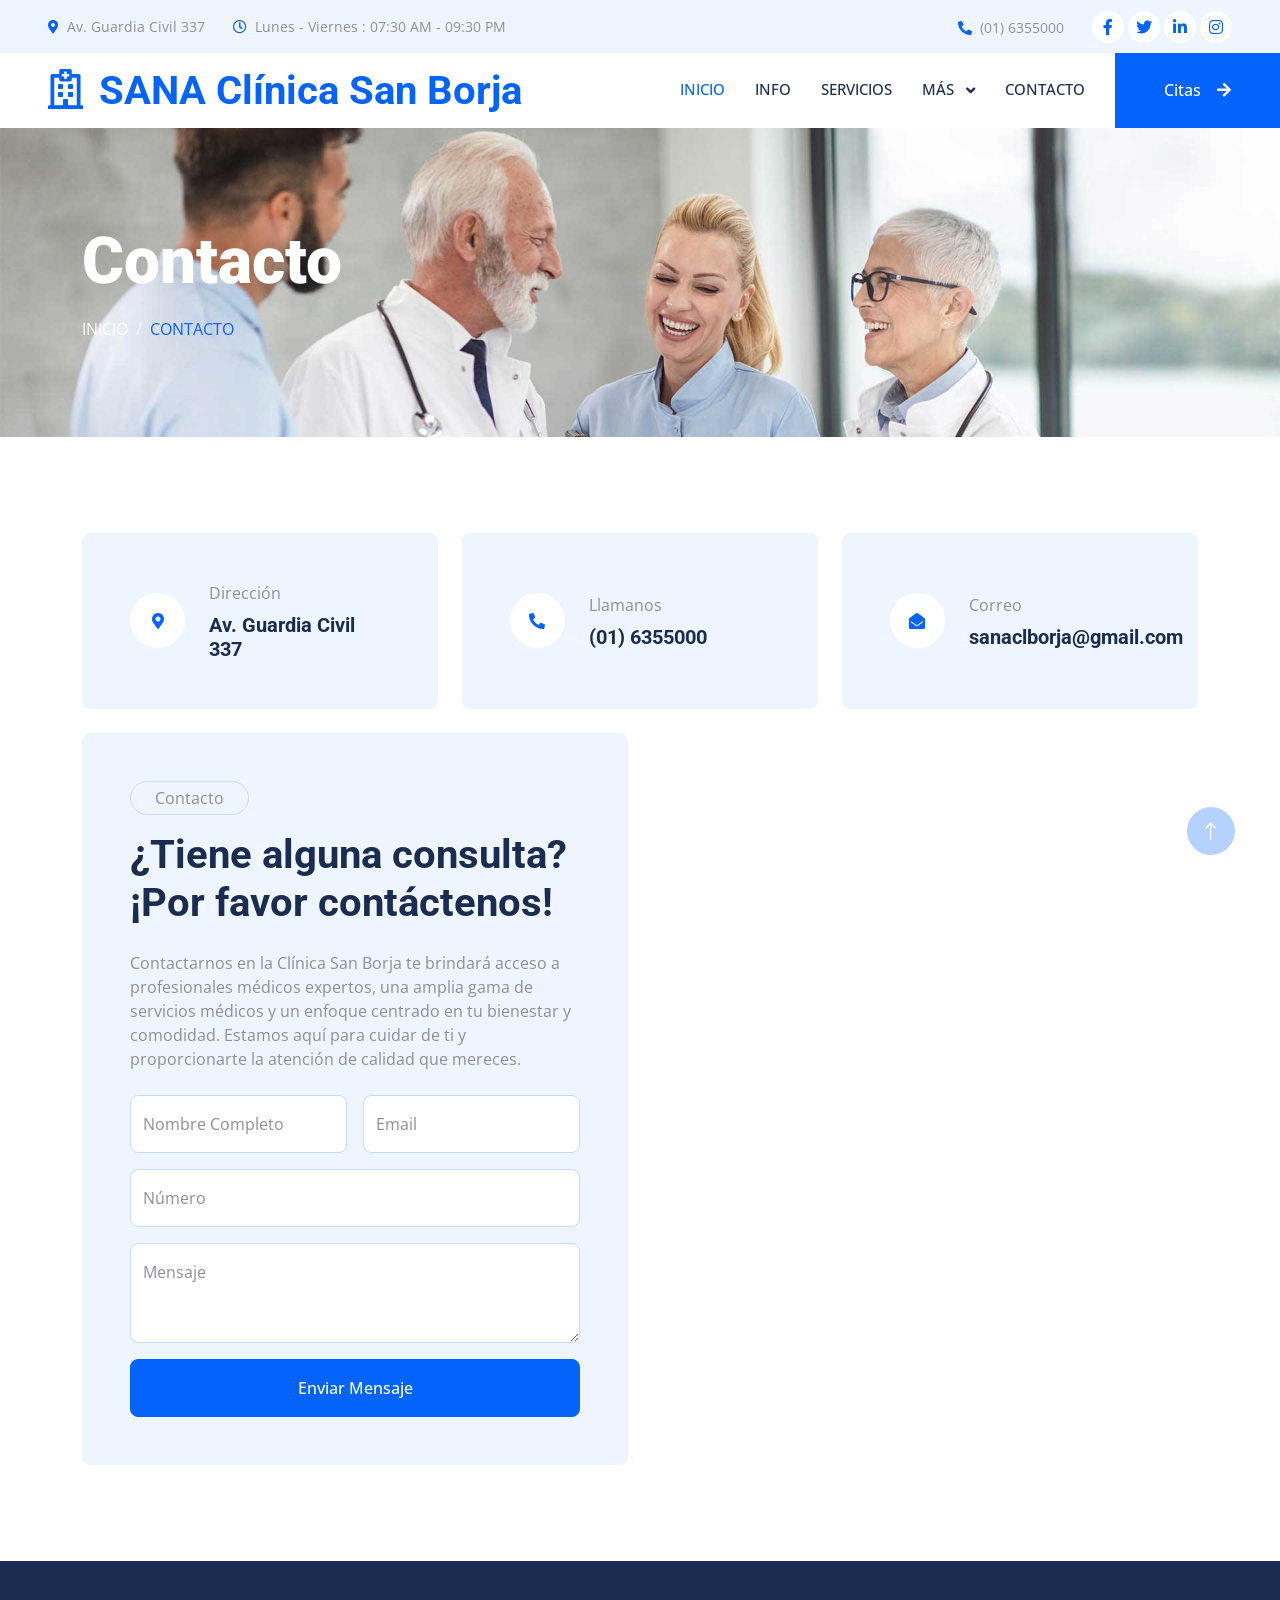
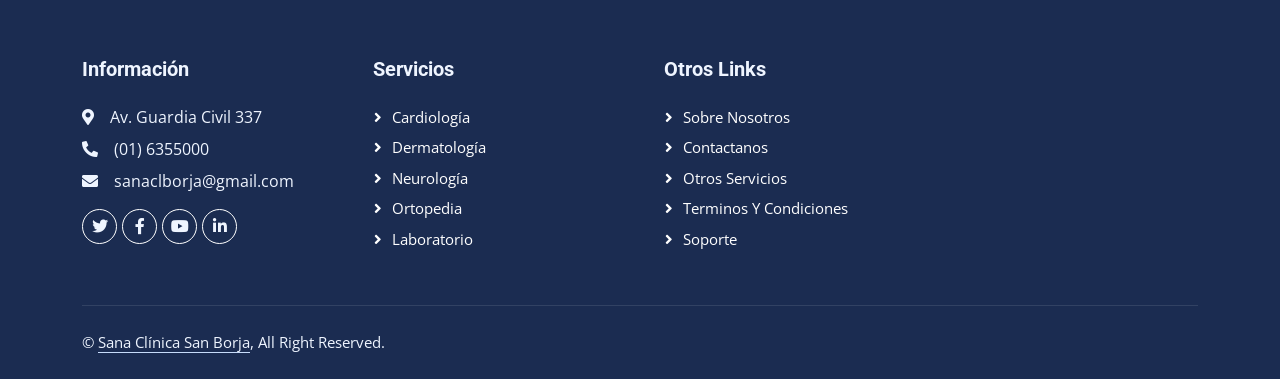
<file: contacto.html>
<!DOCTYPE html>
<html lang="es">

<head>
    <!-- Google tag (gtag.js) -->
    <script async src="https://www.googletagmanager.com/gtag/js?id=G-D0TB0B93JC"></script>
    <script>
      window.dataLayer = window.dataLayer || [];
      function gtag(){dataLayer.push(arguments);}
      gtag('js', new Date());

      gtag('config', 'G-D0TB0B93JC');
    </script>
    <meta charset="utf-8">
    <title>SANA - Clínica San Borja</title>
    <meta content="width=device-width, initial-scale=1.0" name="viewport">
    <meta content="" name="keywords">
    <meta content="" name="description">

    <!-- Favicon -->
    <link href="img/favicon.ico" rel="icon">

    <!-- Google Web Fonts -->
    <link rel="preconnect" href="https://fonts.googleapis.com">
    <link rel="preconnect" href="https://fonts.gstatic.com" crossorigin>
    <link href="https://fonts.googleapis.com/css2?family=Open+Sans:wght@400;500&family=Roboto:wght@500;700;900&display=swap" rel="stylesheet"> 

    <!-- Icon Font Stylesheet -->
    <link href="https://cdnjs.cloudflare.com/ajax/libs/font-awesome/5.10.0/css/all.min.css" rel="stylesheet">
    <link href="https://cdn.jsdelivr.net/npm/bootstrap-icons@1.4.1/font/bootstrap-icons.css" rel="stylesheet">

    <!-- Libraries Stylesheet -->
    <link href="lib/animate/animate.min.css" rel="stylesheet">
    <link href="lib/owlcarousel/assets/owl.carousel.min.css" rel="stylesheet">
    <link href="lib/tempusdominus/css/tempusdominus-bootstrap-4.min.css" rel="stylesheet" />

    <!-- Customized Bootstrap Stylesheet -->
    <link href="css/bootstrap.min.css" rel="stylesheet">

    <!-- Template Stylesheet -->
    <link href="css/style.css" rel="stylesheet">
</head>

<body>
    <!-- Spinner Start -->
    <div id="spinner" class="show bg-white position-fixed translate-middle w-100 vh-100 top-50 start-50 d-flex align-items-center justify-content-center">
        <div class="spinner-grow text-primary" style="width: 3rem; height: 3rem;" role="status">
            <span class="sr-only">Loading...</span>
        </div>
    </div>
    <!-- Spinner End -->


    <!-- Topbar Start -->
    <div class="container-fluid bg-light p-0 wow fadeIn" data-wow-delay="0.1s">
        <div class="row gx-0 d-none d-lg-flex">
            <div class="col-lg-7 px-5 text-start">
                <div class="h-100 d-inline-flex align-items-center py-3 me-4">
                    <small class="fa fa-map-marker-alt text-primary me-2"></small>
                    <small>Av. Guardia Civil 337</small>
                </div>
                <div class="h-100 d-inline-flex align-items-center py-3">
                    <small class="far fa-clock text-primary me-2"></small>
                    <small>Lunes - Viernes : 07:30 AM - 09:30 PM</small>
                </div>
            </div>
            <div class="col-lg-5 px-5 text-end">
                <div class="h-100 d-inline-flex align-items-center py-3 me-4">
                    <small class="fa fa-phone-alt text-primary me-2"></small>
                    <small>(01) 6355000</small>
                </div>
                <div class="h-100 d-inline-flex align-items-center">
                    <a class="btn btn-sm-square rounded-circle bg-white text-primary me-1" href=""><i class="fab fa-facebook-f"></i></a>
                    <a class="btn btn-sm-square rounded-circle bg-white text-primary me-1" href=""><i class="fab fa-twitter"></i></a>
                    <a class="btn btn-sm-square rounded-circle bg-white text-primary me-1" href=""><i class="fab fa-linkedin-in"></i></a>
                    <a class="btn btn-sm-square rounded-circle bg-white text-primary me-0" href=""><i class="fab fa-instagram"></i></a>
                </div>
            </div>
        </div>
    </div>
    <!-- Topbar End -->


    <!-- Navbar Start -->
    <nav class="navbar navbar-expand-lg bg-white navbar-light sticky-top p-0 wow fadeIn" data-wow-delay="0.1s">
        <a href="index.html" class="navbar-brand d-flex align-items-center px-4 px-lg-5">
            <h1 class="m-0 text-primary"><i class="far fa-hospital me-3"></i>SANA Clínica San Borja</h1>
        </a>
        <button type="button" class="navbar-toggler me-4" data-bs-toggle="collapse" data-bs-target="#navbarCollapse">
            <span class="navbar-toggler-icon"></span>
        </button>
        <div class="collapse navbar-collapse" id="navbarCollapse">
            <div class="navbar-nav ms-auto p-4 p-lg-0">
                <a href="index.html" class="nav-item nav-link active">Inicio</a>
                <a href="info.html" class="nav-item nav-link">Info</a>
                <a href="servicio.html" class="nav-item nav-link">Servicios</a>
                <div class="nav-item dropdown">
                    <a href="#" class="nav-link dropdown-toggle" data-bs-toggle="dropdown">Más  </a>
                    <div class="dropdown-menu rounded-0 rounded-bottom m-0">
                        <a href="elegirnos.html" class="dropdown-item">Porqué elegirnos</a>
                        <a href="medico.html" class="dropdown-item">Nuestros Médicos</a>
                        <a href="cita.html" class="dropdown-item">Citas</a>
                        <a href="integrantes.html" class="dropdown-item">Integrantes</a>
                    </div>
                </div>
                <a href="contacto.html" class="nav-item nav-link">Contacto</a>
            </div>
            <a href="" class="btn btn-primary rounded-0 py-4 px-lg-5 d-none d-lg-block">Citas<i class="fa fa-arrow-right ms-3"></i></a>
        </div>
    </nav>
    <!-- Navbar End -->


    <!-- Page Header Start -->
    <div class="container-fluid page-header py-5 mb-5 wow fadeIn" data-wow-delay="0.1s">
        <div class="container py-5">
            <h1 class="display-3 text-white mb-3 animated slideInDown">Contacto</h1>
            <nav aria-label="breadcrumb animated slideInDown">
                <ol class="breadcrumb text-uppercase mb-0">
                    <li class="breadcrumb-item"><a class="text-white" href="#">Inicio</a></li>
                    <li class="breadcrumb-item text-primary active" aria-current="page">Contacto</li>
                </ol>
            </nav>
        </div>
    </div>
    <!-- Page Header End -->


    <!-- Contacto Start -->
    <div class="container-xxl py-5">
        <div class="container">
            <div class="row g-4">
                <div class="col-lg-4">
                    <div class="h-100 bg-light rounded d-flex align-items-center p-5">
                        <div class="d-flex flex-shrink-0 align-items-center justify-content-center rounded-circle bg-white" style="width: 55px; height: 55px;">
                            <i class="fa fa-map-marker-alt text-primary"></i>
                        </div>
                        <div class="ms-4">
                            <p class="mb-2">Dirección</p>
                            <h5 class="mb-0">Av. Guardia Civil 337</h5>
                        </div>
                    </div>
                </div>
                <div class="col-lg-4">
                    <div class="h-100 bg-light rounded d-flex align-items-center p-5">
                        <div class="d-flex flex-shrink-0 align-items-center justify-content-center rounded-circle bg-white" style="width: 55px; height: 55px;">
                            <i class="fa fa-phone-alt text-primary"></i>
                        </div>
                        <div class="ms-4">
                            <p class="mb-2">Llamanos</p>
                            <h5 class="mb-0">(01) 6355000</h5>
                        </div>
                    </div>
                </div>
                <div class="col-lg-4">
                    <div class="h-100 bg-light rounded d-flex align-items-center p-5">
                        <div class="d-flex flex-shrink-0 align-items-center justify-content-center rounded-circle bg-white" style="width: 55px; height: 55px;">
                            <i class="fa fa-envelope-open text-primary"></i>
                        </div>
                        <div class="ms-4">
                            <p class="mb-2">Correo</p>
                            <h5 class="mb-0">sanaclborja@gmail.com</h5>
                        </div>
                    </div>
                </div>
                <div class="col-lg-6 wow fadeIn" data-wow-delay="0.1s">
                    <div class="bg-light rounded p-5">
                        <p class="d-inline-block border rounded-pill py-1 px-4">Contacto</p>
                        <h1 class="mb-4">¿Tiene alguna consulta? ¡Por favor contáctenos!</h1>
                        <p class="mb-4">Contactarnos en la Clínica San Borja te brindará acceso a profesionales médicos expertos, una amplia gama de servicios médicos y un enfoque centrado en tu bienestar y comodidad. Estamos aquí para cuidar de ti y proporcionarte la atención de calidad que mereces.</p>
                        <form>
                            <div class="row g-3">
                                <div class="col-md-6">
                                    <div class="form-floating">
                                        <input type="text" class="form-control" id="name" placeholder="Your Name">
                                        <label for="name">Nombre Completo</label>
                                    </div>
                                </div>
                                <div class="col-md-6">
                                    <div class="form-floating">
                                        <input type="email" class="form-control" id="email" placeholder="Your Email">
                                        <label for="email">Email</label>
                                    </div>
                                </div>
                                <div class="col-12">
                                    <div class="form-floating">
                                        <input type="text" class="form-control" id="subject" placeholder="Subject">
                                        <label for="subject">Número</label>
                                    </div>
                                </div>
                                <div class="col-12">
                                    <div class="form-floating">
                                        <textarea class="form-control" placeholder="Leave a message here" id="message" style="height: 100px"></textarea>
                                        <label for="message">Mensaje</label>
                                    </div>
                                </div>
                                <div class="col-12">
                                    <button class="btn btn-primary w-100 py-3" type="submit">Enviar Mensaje</button>
                                </div>
                            </div>
                        </form>
                    </div>
                </div>
                <div class="col-lg-6 wow fadeIn" data-wow-delay="0.5s">
                    <div class="h-100" style="min-height: 400px;">
                        <iframe class="rounded w-100 h-100"
                        src="https://www.google.com/maps/embed?pb=!1m18!1m12!1m3!1d4706.932104474175!2d-77.01151848414298!3d-12.091833312609017!2m3!1f0!2f0!3f0!3m2!1i1024!2i768!4f13.1!3m3!1m2!1s0x9105c7d645769271%3A0x8fcf7d173eb01529!2sSANNA%20%5C%20Cl%C3%ADnica%20San%20Borja!5e0!3m2!1ses-419!2spe!4v1688063267656!5m2!1ses-419!2spe"
                        frameborder="0" allowfullscreen="" aria-hidden="false"
                        tabindex="0"></iframe>
                    </div>
                </div>
            </div>
        </div>
    </div>
    <!-- Contacto End -->


    <!-- Footer Start -->
    <div class="container-fluid bg-dark text-light footer mt-5 pt-5 wow fadeIn" data-wow-delay="0.1s">
        <div class="container py-5">
            <div class="row g-5">
                <div class="col-lg-3 col-md-6">
                    <h5 class="text-light mb-4">Información</h5>
                    <p class="mb-2"><i class="fa fa-map-marker-alt me-3"></i>Av. Guardia Civil 337</p>
                    <p class="mb-2"><i class="fa fa-phone-alt me-3"></i>(01) 6355000</p>
                    <p class="mb-2"><i class="fa fa-envelope me-3"></i>sanaclborja@gmail.com</p>
                    <div class="d-flex pt-2">
                        <a class="btn btn-outline-light btn-social rounded-circle" href=""><i class="fab fa-twitter"></i></a>
                        <a class="btn btn-outline-light btn-social rounded-circle" href=""><i class="fab fa-facebook-f"></i></a>
                        <a class="btn btn-outline-light btn-social rounded-circle" href=""><i class="fab fa-youtube"></i></a>
                        <a class="btn btn-outline-light btn-social rounded-circle" href=""><i class="fab fa-linkedin-in"></i></a>
                    </div>
                </div>
                <div class="col-lg-3 col-md-6">
                    <h5 class="text-light mb-4">Servicios</h5>
                    <a class="btn btn-link" href="">Cardiología</a>
                    <a class="btn btn-link" href="">Dermatología</a>
                    <a class="btn btn-link" href="">Neurología</a>
                    <a class="btn btn-link" href="">Ortopedia</a>
                    <a class="btn btn-link" href="">Laboratorio</a>
                </div>
                <div class="col-lg-3 col-md-6">
                    <h5 class="text-light mb-4">Otros Links</h5>
                    <a class="btn btn-link" href="">Sobre nosotros</a>
                    <a class="btn btn-link" href="">Contactanos</a>
                    <a class="btn btn-link" href="">Otros Servicios</a>
                    <a class="btn btn-link" href="">Terminos y Condiciones</a>
                    <a class="btn btn-link" href="">Soporte</a>
                </div>
            </div>
        </div>
        <div class="container">
            <div class="copyright">
                <div class="row">
                    <div class="col-md-6 text-center text-md-start mb-3 mb-md-0">
                        &copy; <a class="border-bottom" href="#">Sana Clínica San Borja</a>, All Right Reserved.
                    </div>
                </div>
            </div>
        </div>
    </div>
    <!-- Footer End -->


    <!-- Back to Top -->
    <a href="#" class="btn btn-lg btn-primary btn-lg-square rounded-circle back-to-top"><i class="bi bi-arrow-up"></i></a>


    <!-- JavaScript Librerias -->
    <script src="https://code.jquery.com/jquery-3.4.1.min.js"></script>
    <script src="https://cdn.jsdelivr.net/npm/bootstrap@5.0.0/dist/js/bootstrap.bundle.min.js"></script>
    <script src="lib/wow/wow.min.js"></script>
    <script src="lib/easing/easing.min.js"></script>
    <script src="lib/waypoints/waypoints.min.js"></script>
    <script src="lib/counterup/counterup.min.js"></script>
    <script src="lib/owlcarousel/owl.carousel.min.js"></script>
    <script src="lib/tempusdominus/js/moment.min.js"></script>
    <script src="lib/tempusdominus/js/moment-timezone.min.js"></script>
    <script src="lib/tempusdominus/js/tempusdominus-bootstrap-4.min.js"></script>

    <!-- Template Javascript -->
    <script src="js/main.js"></script>
</body>

</html>
</file>
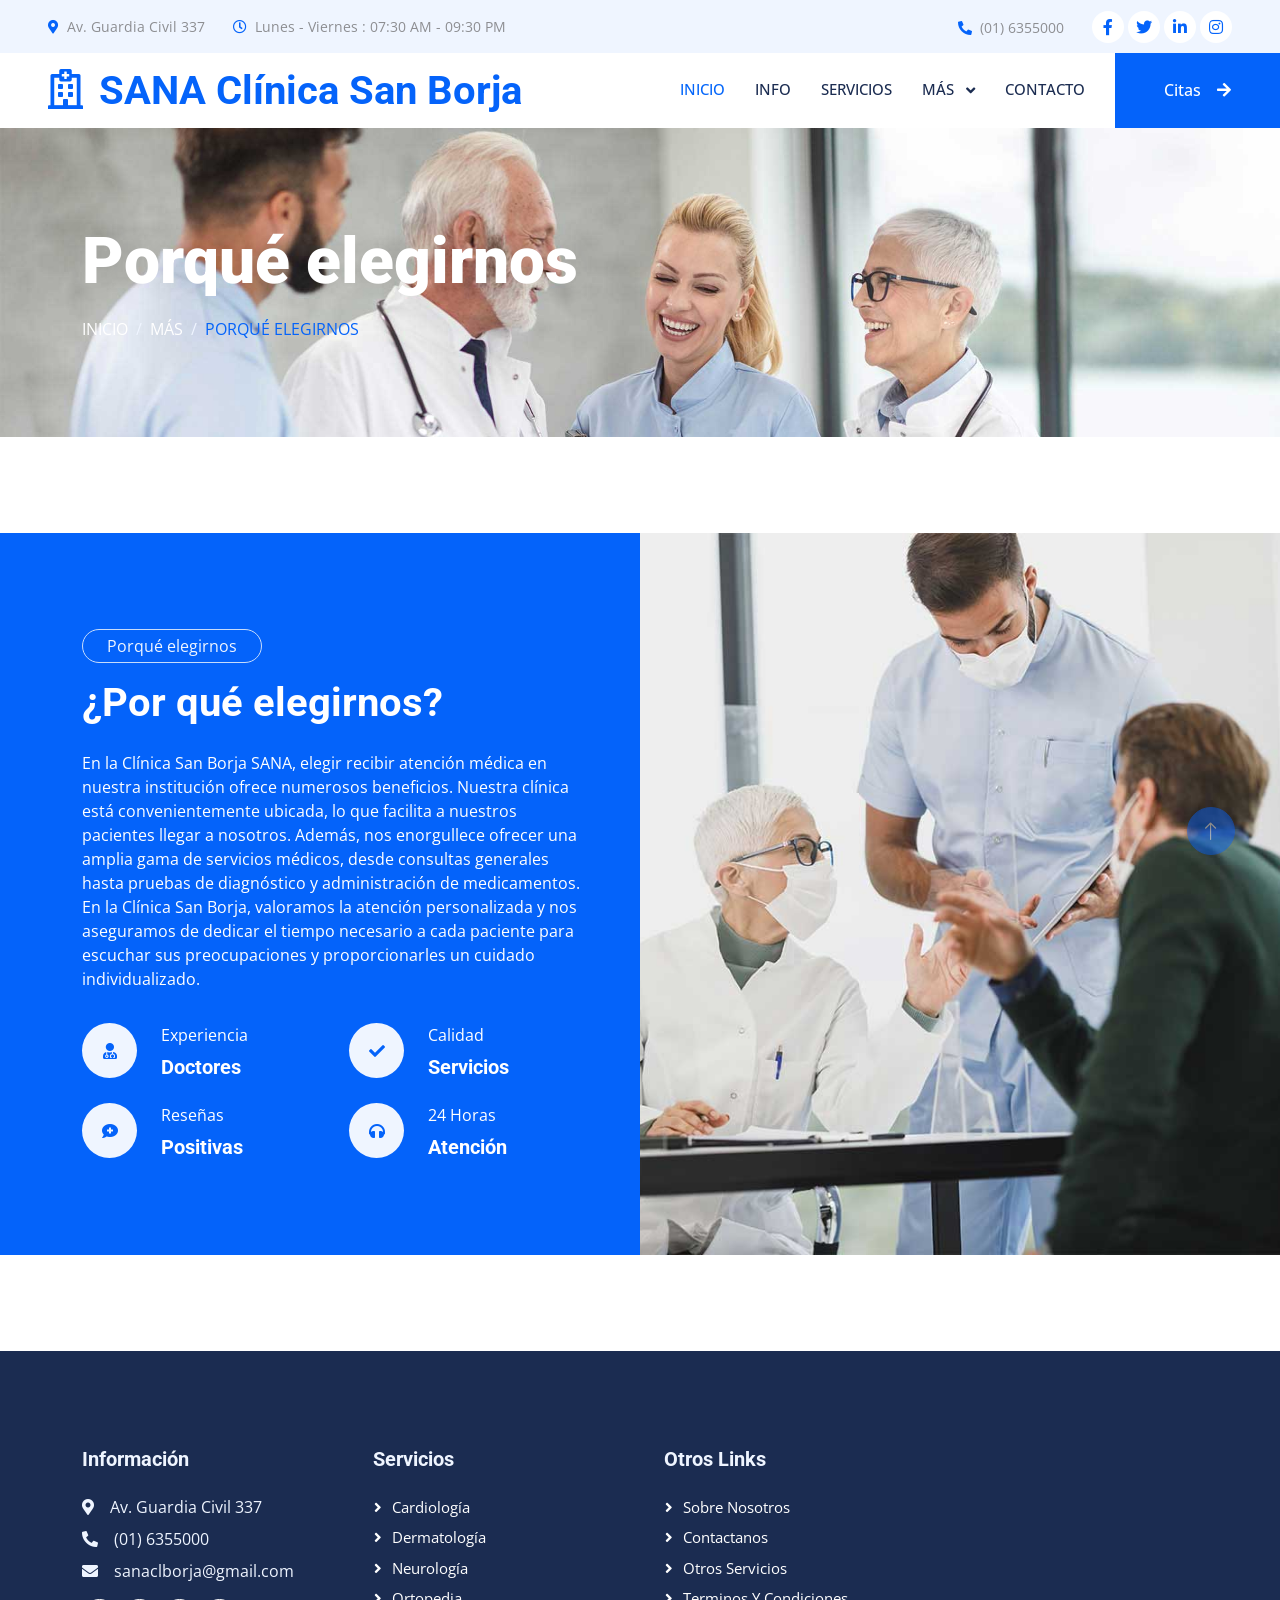
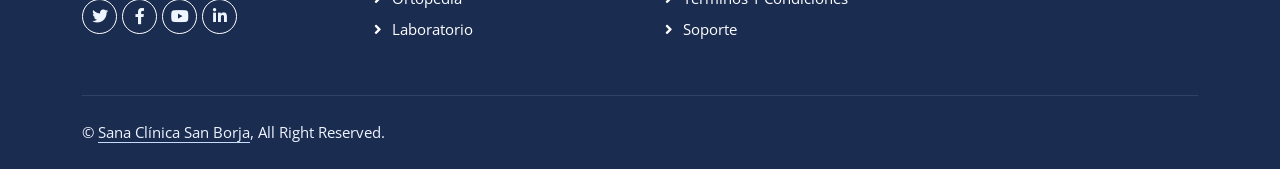
<file: elegirnos.html>
<!DOCTYPE html>
<html lang="es">

<head>
    <!-- Google tag (gtag.js) -->
    <script async src="https://www.googletagmanager.com/gtag/js?id=G-D0TB0B93JC"></script>
    <script>
      window.dataLayer = window.dataLayer || [];
      function gtag(){dataLayer.push(arguments);}
      gtag('js', new Date());

      gtag('config', 'G-D0TB0B93JC');
    </script>
    <meta charset="utf-8">
    <title>SANA - Clínica San Borja</title>
    <meta content="width=device-width, initial-scale=1.0" name="viewport">
    <meta content="" name="keywords">
    <meta content="" name="description">

    <!-- Favicon -->
    <link href="img/favicon.ico" rel="icon">

    <!-- Google Web Fonts -->
    <link rel="preconnect" href="https://fonts.googleapis.com">
    <link rel="preconnect" href="https://fonts.gstatic.com" crossorigin>
    <link href="https://fonts.googleapis.com/css2?family=Open+Sans:wght@400;500&family=Roboto:wght@500;700;900&display=swap" rel="stylesheet"> 

    <!-- Icon Font Stylesheet -->
    <link href="https://cdnjs.cloudflare.com/ajax/libs/font-awesome/5.10.0/css/all.min.css" rel="stylesheet">
    <link href="https://cdn.jsdelivr.net/npm/bootstrap-icons@1.4.1/font/bootstrap-icons.css" rel="stylesheet">

    <!-- Libraries Stylesheet -->
    <link href="lib/animate/animate.min.css" rel="stylesheet">
    <link href="lib/owlcarousel/assets/owl.carousel.min.css" rel="stylesheet">
    <link href="lib/tempusdominus/css/tempusdominus-bootstrap-4.min.css" rel="stylesheet" />

    <!-- Customized Bootstrap Stylesheet -->
    <link href="css/bootstrap.min.css" rel="stylesheet">

    <!-- Template Stylesheet -->
    <link href="css/style.css" rel="stylesheet">
</head>

<body>
    <!-- Spinner Start -->
    <div id="spinner" class="show bg-white position-fixed translate-middle w-100 vh-100 top-50 start-50 d-flex align-items-center justify-content-center">
        <div class="spinner-grow text-primary" style="width: 3rem; height: 3rem;" role="status">
            <span class="sr-only">Loading...</span>
        </div>
    </div>
    <!-- Spinner End -->


    <!-- Topbar Start -->
    <div class="container-fluid bg-light p-0 wow fadeIn" data-wow-delay="0.1s">
        <div class="row gx-0 d-none d-lg-flex">
            <div class="col-lg-7 px-5 text-start">
                <div class="h-100 d-inline-flex align-items-center py-3 me-4">
                    <small class="fa fa-map-marker-alt text-primary me-2"></small>
                    <small>Av. Guardia Civil 337</small>
                </div>
                <div class="h-100 d-inline-flex align-items-center py-3">
                    <small class="far fa-clock text-primary me-2"></small>
                    <small>Lunes - Viernes : 07:30 AM - 09:30 PM</small>
                </div>
            </div>
            <div class="col-lg-5 px-5 text-end">
                <div class="h-100 d-inline-flex align-items-center py-3 me-4">
                    <small class="fa fa-phone-alt text-primary me-2"></small>
                    <small>(01) 6355000</small>
                </div>
                <div class="h-100 d-inline-flex align-items-center">
                    <a class="btn btn-sm-square rounded-circle bg-white text-primary me-1" href=""><i class="fab fa-facebook-f"></i></a>
                    <a class="btn btn-sm-square rounded-circle bg-white text-primary me-1" href=""><i class="fab fa-twitter"></i></a>
                    <a class="btn btn-sm-square rounded-circle bg-white text-primary me-1" href=""><i class="fab fa-linkedin-in"></i></a>
                    <a class="btn btn-sm-square rounded-circle bg-white text-primary me-0" href=""><i class="fab fa-instagram"></i></a>
                </div>
            </div>
        </div>
    </div>
    <!-- Topbar End -->


    <!-- Navbar Start -->
    <nav class="navbar navbar-expand-lg bg-white navbar-light sticky-top p-0 wow fadeIn" data-wow-delay="0.1s">
        <a href="index.html" class="navbar-brand d-flex align-items-center px-4 px-lg-5">
            <h1 class="m-0 text-primary"><i class="far fa-hospital me-3"></i>SANA Clínica San Borja</h1>
        </a>
        <button type="button" class="navbar-toggler me-4" data-bs-toggle="collapse" data-bs-target="#navbarCollapse">
            <span class="navbar-toggler-icon"></span>
        </button>
        <div class="collapse navbar-collapse" id="navbarCollapse">
            <div class="navbar-nav ms-auto p-4 p-lg-0">
                <a href="index.html" class="nav-item nav-link active">Inicio</a>
                <a href="info.html" class="nav-item nav-link">Info</a>
                <a href="servicio.html" class="nav-item nav-link">Servicios</a>
                <div class="nav-item dropdown">
                    <a href="#" class="nav-link dropdown-toggle" data-bs-toggle="dropdown">Más  </a>
                    <div class="dropdown-menu rounded-0 rounded-bottom m-0">
                        <a href="elegirnos.html" class="dropdown-item">Porqué elegirnos</a>
                        <a href="medico.html" class="dropdown-item">Nuestros Médicos</a>
                        <a href="cita.html" class="dropdown-item">Citas</a>
                        <a href="integrantes.html" class="dropdown-item">Integrantes</a>
                    </div>
                </div>
                <a href="contacto.html" class="nav-item nav-link">Contacto</a>
            </div>
            <a href="" class="btn btn-primary rounded-0 py-4 px-lg-5 d-none d-lg-block">Citas<i class="fa fa-arrow-right ms-3"></i></a>
        </div>
    </nav>
    <!-- Navbar End -->


    <!-- Page Header Start -->
    <div class="container-fluid page-header py-5 mb-5 wow fadeIn" data-wow-delay="0.1s">
        <div class="container py-5">
            <h1 class="display-3 text-white mb-3 animated slideInDown">Porqué elegirnos</h1>
            <nav aria-label="breadcrumb animated slideInDown">
                <ol class="breadcrumb text-uppercase mb-0">
                    <li class="breadcrumb-item"><a class="text-white" href="#">Inicio</a></li>
                    <li class="breadcrumb-item"><a class="text-white" href="#">Más</a></li>
                    <li class="breadcrumb-item text-primary active" aria-current="page">Porqué elegirnos</li>
                </ol>
            </nav>
        </div>
    </div>
    <!-- Page Header End -->


    <!-- Porque elegirnos Start -->
    <div class="container-fluid bg-primary overflow-hidden px-lg-0" style="margin: 6rem 0;">
        <div class="container feature px-lg-0">
            <div class="row g-0 mx-lg-0">
                <div class="col-lg-6 feature-text py-5 wow fadeIn" data-wow-delay="0.1s">
                    <div class="p-lg-5 ps-lg-0">
                        <p class="d-inline-block border rounded-pill text-light py-1 px-4">Porqué elegirnos</p>
                        <h1 class="text-white mb-4">¿Por qué elegirnos?</h1>
                        <p class="text-white mb-4 pb-2">En la Clínica San Borja SANA, elegir recibir atención médica en nuestra institución ofrece numerosos beneficios. Nuestra clínica está convenientemente ubicada, lo que facilita a nuestros pacientes llegar a nosotros. Además, nos enorgullece ofrecer una amplia gama de servicios médicos, desde consultas generales hasta pruebas de diagnóstico y administración de medicamentos. En la Clínica San Borja, valoramos la atención personalizada y nos aseguramos de dedicar el tiempo necesario a cada paciente para escuchar sus preocupaciones y proporcionarles un cuidado individualizado. </p>
                        <div class="row g-4">
                            <div class="col-6">
                                <div class="d-flex align-items-center">
                                    <div class="d-flex flex-shrink-0 align-items-center justify-content-center rounded-circle bg-light" style="width: 55px; height: 55px;">
                                        <i class="fa fa-user-md text-primary"></i>
                                    </div>
                                    <div class="ms-4">
                                        <p class="text-white mb-2">Experiencia</p>
                                        <h5 class="text-white mb-0">Doctores</h5>
                                    </div>
                                </div>
                            </div>
                            <div class="col-6">
                                <div class="d-flex align-items-center">
                                    <div class="d-flex flex-shrink-0 align-items-center justify-content-center rounded-circle bg-light" style="width: 55px; height: 55px;">
                                        <i class="fa fa-check text-primary"></i>
                                    </div>
                                    <div class="ms-4">
                                        <p class="text-white mb-2">Calidad</p>
                                        <h5 class="text-white mb-0">Servicios</h5>
                                    </div>
                                </div>
                            </div>
                            <div class="col-6">
                                <div class="d-flex align-items-center">
                                    <div class="d-flex flex-shrink-0 align-items-center justify-content-center rounded-circle bg-light" style="width: 55px; height: 55px;">
                                        <i class="fa fa-comment-medical text-primary"></i>
                                    </div>
                                    <div class="ms-4">
                                        <p class="text-white mb-2">Reseñas</p>
                                        <h5 class="text-white mb-0">Positivas</h5>
                                    </div>
                                </div>
                            </div>
                            <div class="col-6">
                                <div class="d-flex align-items-center">
                                    <div class="d-flex flex-shrink-0 align-items-center justify-content-center rounded-circle bg-light" style="width: 55px; height: 55px;">
                                        <i class="fa fa-headphones text-primary"></i>
                                    </div>
                                    <div class="ms-4">
                                        <p class="text-white mb-2">24 Horas</p>
                                        <h5 class="text-white mb-0">Atención</h5>
                                    </div>
                                </div>
                            </div>
                        </div>
                    </div>
                </div>
                <div class="col-lg-6 pe-lg-0 wow fadeIn" data-wow-delay="0.5s" style="min-height: 400px;">
                    <div class="position-relative h-100">
                        <img class="position-absolute img-fluid w-100 h-100" src="img/feature.jpg" style="object-fit: cover;" alt="">
                    </div>
                </div>
            </div>
        </div>
    </div>
    <!-- Porque elegirnos End -->
        

    <!-- Footer Start -->
    <div class="container-fluid bg-dark text-light footer mt-5 pt-5 wow fadeIn" data-wow-delay="0.1s">
        <div class="container py-5">
            <div class="row g-5">
                <div class="col-lg-3 col-md-6">
                    <h5 class="text-light mb-4">Información</h5>
                    <p class="mb-2"><i class="fa fa-map-marker-alt me-3"></i>Av. Guardia Civil 337</p>
                    <p class="mb-2"><i class="fa fa-phone-alt me-3"></i>(01) 6355000</p>
                    <p class="mb-2"><i class="fa fa-envelope me-3"></i>sanaclborja@gmail.com</p>
                    <div class="d-flex pt-2">
                        <a class="btn btn-outline-light btn-social rounded-circle" href=""><i class="fab fa-twitter"></i></a>
                        <a class="btn btn-outline-light btn-social rounded-circle" href=""><i class="fab fa-facebook-f"></i></a>
                        <a class="btn btn-outline-light btn-social rounded-circle" href=""><i class="fab fa-youtube"></i></a>
                        <a class="btn btn-outline-light btn-social rounded-circle" href=""><i class="fab fa-linkedin-in"></i></a>
                    </div>
                </div>
                <div class="col-lg-3 col-md-6">
                    <h5 class="text-light mb-4">Servicios</h5>
                    <a class="btn btn-link" href="">Cardiología</a>
                    <a class="btn btn-link" href="">Dermatología</a>
                    <a class="btn btn-link" href="">Neurología</a>
                    <a class="btn btn-link" href="">Ortopedia</a>
                    <a class="btn btn-link" href="">Laboratorio</a>
                </div>
                <div class="col-lg-3 col-md-6">
                    <h5 class="text-light mb-4">Otros Links</h5>
                    <a class="btn btn-link" href="">Sobre nosotros</a>
                    <a class="btn btn-link" href="">Contactanos</a>
                    <a class="btn btn-link" href="">Otros Servicios</a>
                    <a class="btn btn-link" href="">Terminos y Condiciones</a>
                    <a class="btn btn-link" href="">Soporte</a>
                </div>
            </div>
        </div>
        <div class="container">
            <div class="copyright">
                <div class="row">
                    <div class="col-md-6 text-center text-md-start mb-3 mb-md-0">
                        &copy; <a class="border-bottom" href="#">Sana Clínica San Borja</a>, All Right Reserved.
                    </div>
                </div>
            </div>
        </div>
    </div>
    <!-- Footer End -->


    <!-- Back to Top -->
    <a href="#" class="btn btn-lg btn-primary btn-lg-square rounded-circle back-to-top"><i class="bi bi-arrow-up"></i></a>


    <!-- JavaScript Librerias -->
    <script src="https://code.jquery.com/jquery-3.4.1.min.js"></script>
    <script src="https://cdn.jsdelivr.net/npm/bootstrap@5.0.0/dist/js/bootstrap.bundle.min.js"></script>
    <script src="lib/wow/wow.min.js"></script>
    <script src="lib/easing/easing.min.js"></script>
    <script src="lib/waypoints/waypoints.min.js"></script>
    <script src="lib/counterup/counterup.min.js"></script>
    <script src="lib/owlcarousel/owl.carousel.min.js"></script>
    <script src="lib/tempusdominus/js/moment.min.js"></script>
    <script src="lib/tempusdominus/js/moment-timezone.min.js"></script>
    <script src="lib/tempusdominus/js/tempusdominus-bootstrap-4.min.js"></script>

    <!-- Template Javascript -->
    <script src="js/main.js"></script>
</body>

</html>
</file>
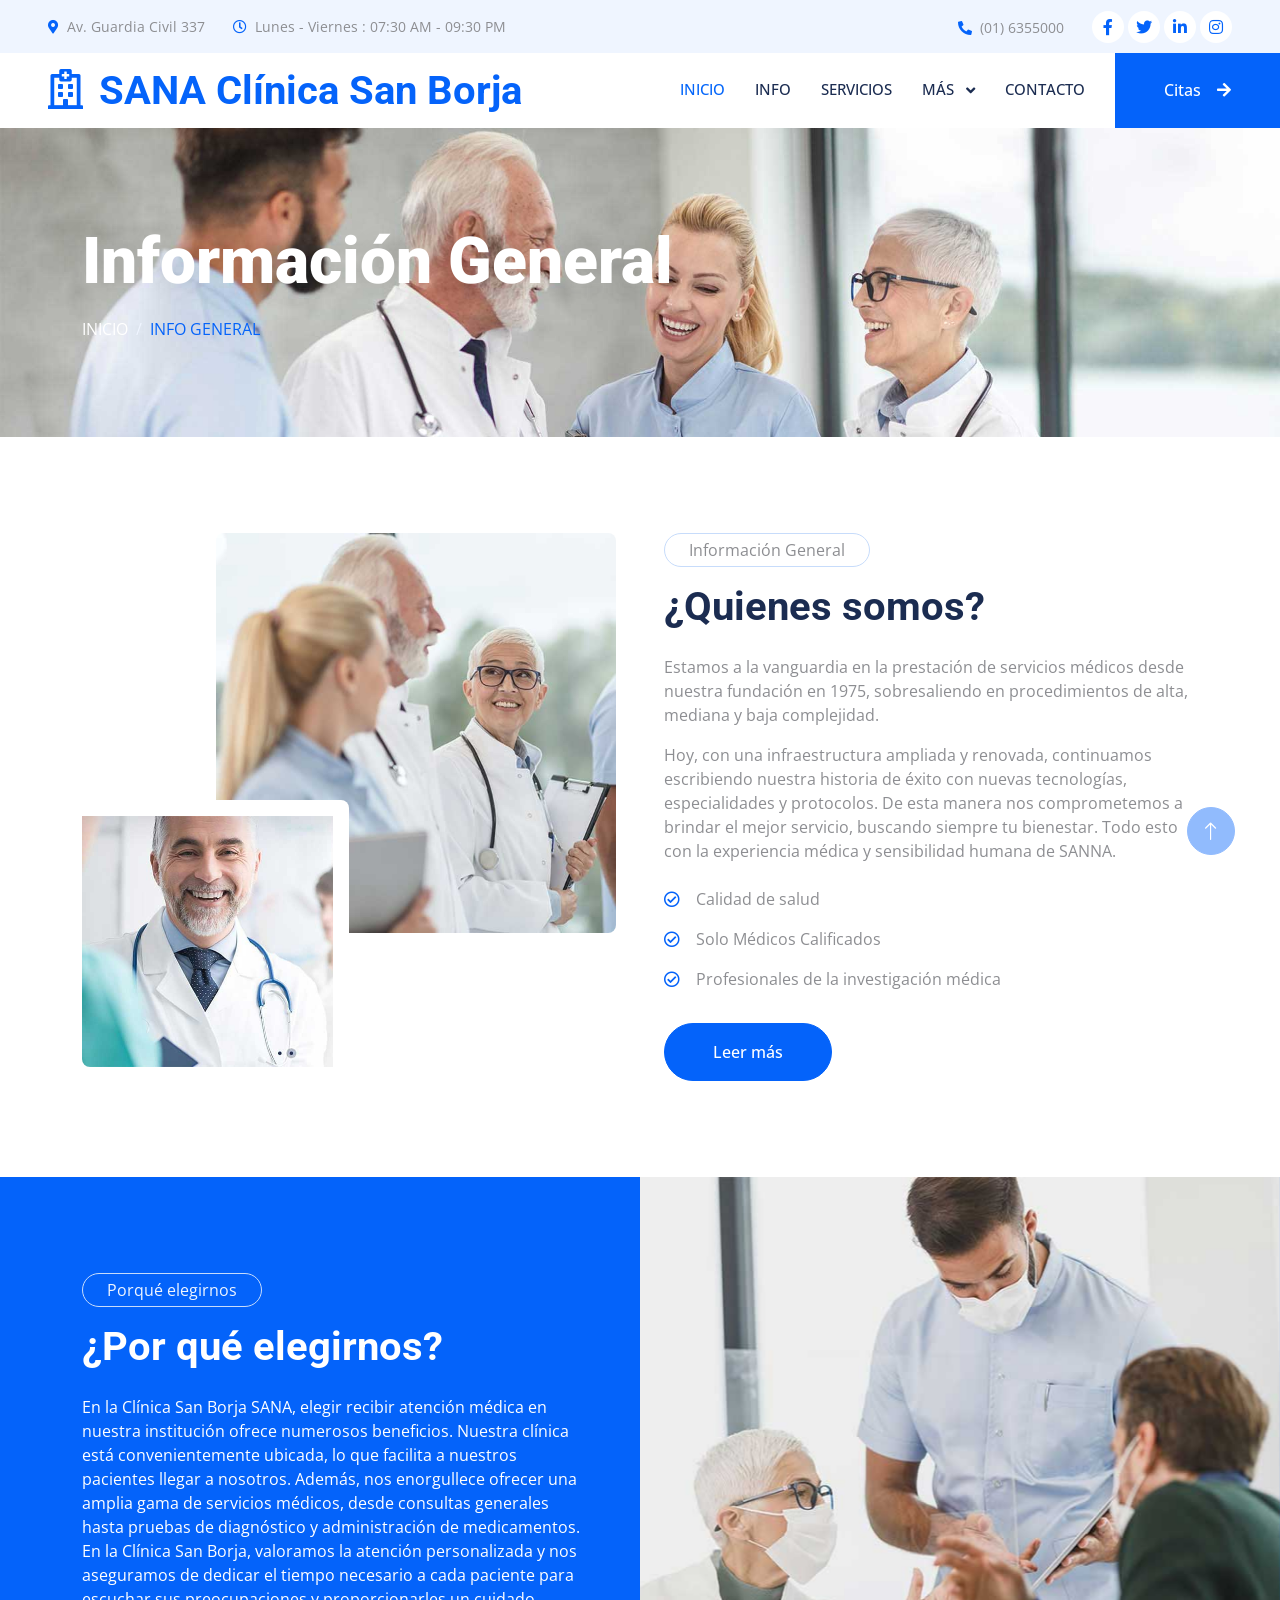
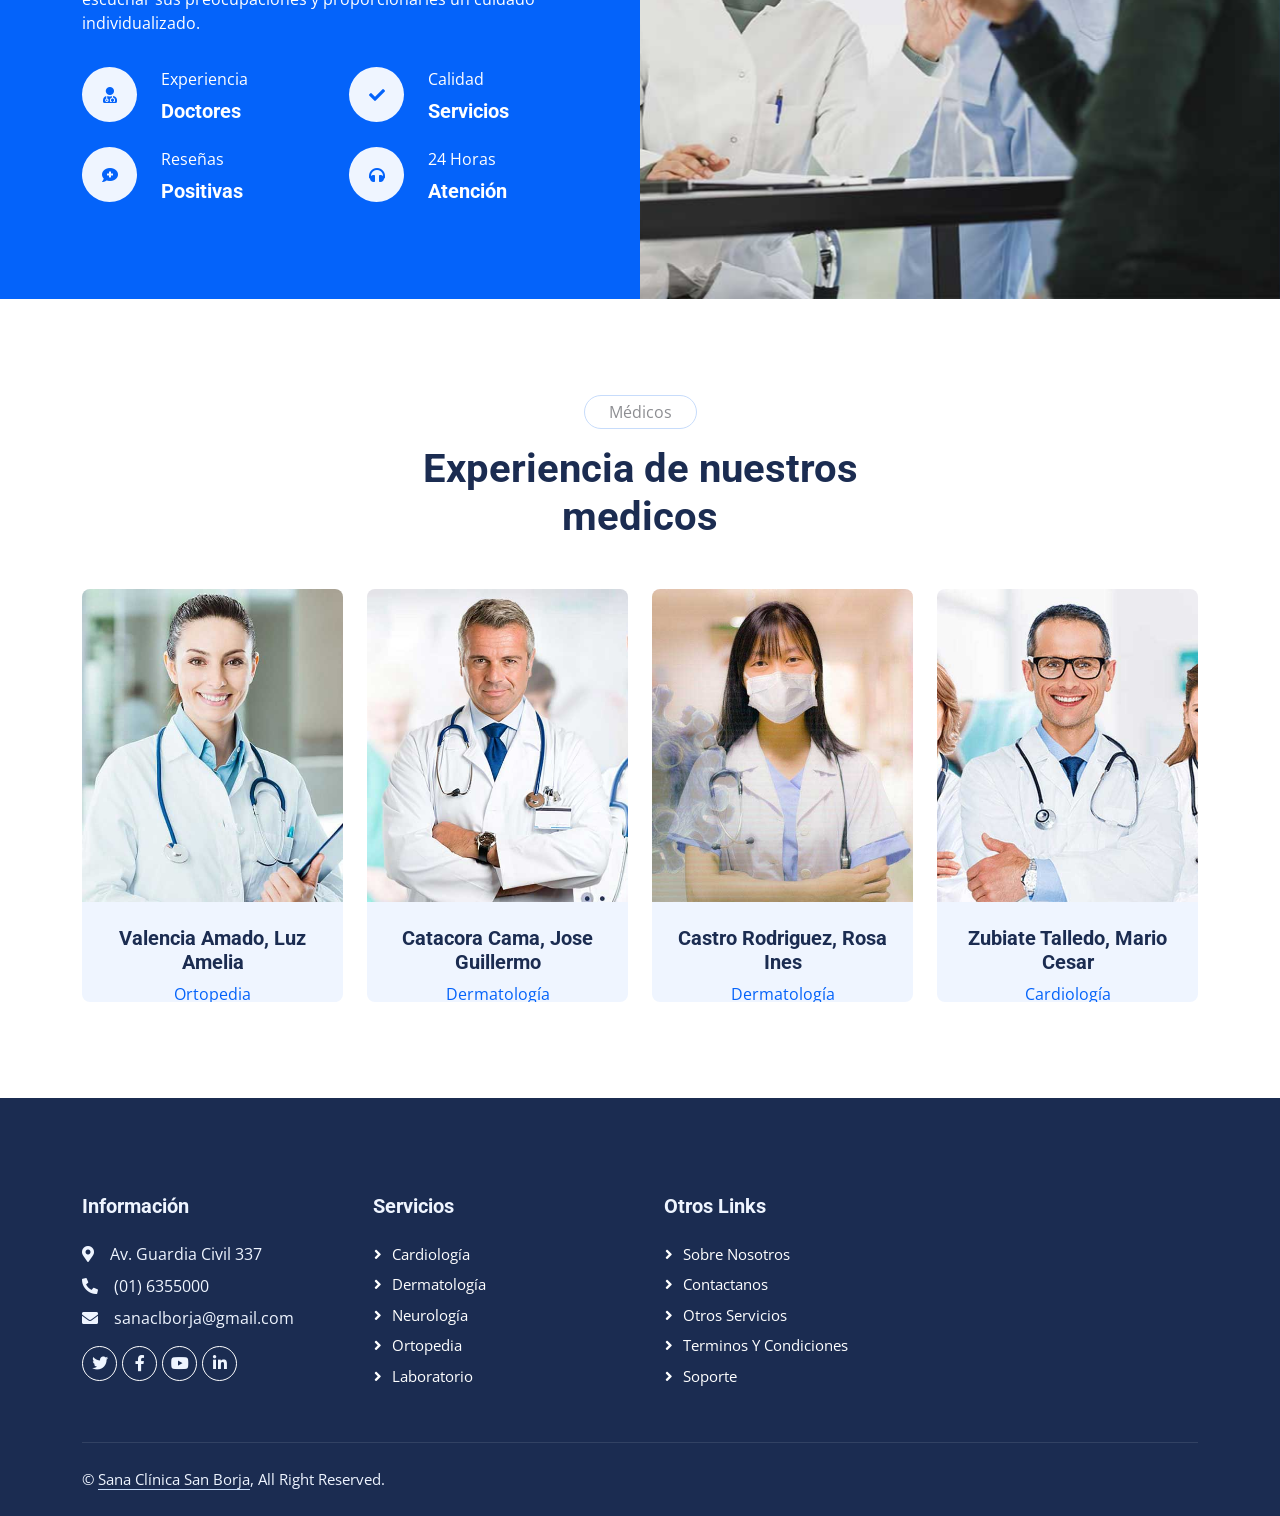
<file: info.html>
<!DOCTYPE html>
<html lang="es">

<head>
    <!-- Google tag (gtag.js) -->
    <script async src="https://www.googletagmanager.com/gtag/js?id=G-D0TB0B93JC"></script>
    <script>
      window.dataLayer = window.dataLayer || [];
      function gtag(){dataLayer.push(arguments);}
      gtag('js', new Date());

      gtag('config', 'G-D0TB0B93JC');
    </script>
    <meta charset="utf-8">
    <title>SANA - Clínica San Borja</title>
    <meta content="width=device-width, initial-scale=1.0" name="viewport">
    <meta content="" name="keywords">
    <meta content="" name="description">

    <!-- Favicon -->
    <link href="img/favicon.ico" rel="icon">

    <!-- Google Web Fonts -->
    <link rel="preconnect" href="https://fonts.googleapis.com">
    <link rel="preconnect" href="https://fonts.gstatic.com" crossorigin>
    <link href="https://fonts.googleapis.com/css2?family=Open+Sans:wght@400;500&family=Roboto:wght@500;700;900&display=swap" rel="stylesheet"> 

    <!-- Icon Font Stylesheet -->
    <link href="https://cdnjs.cloudflare.com/ajax/libs/font-awesome/5.10.0/css/all.min.css" rel="stylesheet">
    <link href="https://cdn.jsdelivr.net/npm/bootstrap-icons@1.4.1/font/bootstrap-icons.css" rel="stylesheet">

    <!-- Libraries Stylesheet -->
    <link href="lib/animate/animate.min.css" rel="stylesheet">
    <link href="lib/owlcarousel/assets/owl.carousel.min.css" rel="stylesheet">
    <link href="lib/tempusdominus/css/tempusdominus-bootstrap-4.min.css" rel="stylesheet" />

    <!-- Customized Bootstrap Stylesheet -->
    <link href="css/bootstrap.min.css" rel="stylesheet">

    <!-- Template Stylesheet -->
    <link href="css/style.css" rel="stylesheet">
</head>

<body>
    <!-- Spinner Start -->
    <div id="spinner" class="show bg-white position-fixed translate-middle w-100 vh-100 top-50 start-50 d-flex align-items-center justify-content-center">
        <div class="spinner-grow text-primary" style="width: 3rem; height: 3rem;" role="status">
            <span class="sr-only">Loading...</span>
        </div>
    </div>
    <!-- Spinner End -->


    <!-- Topbar Start -->
    <div class="container-fluid bg-light p-0 wow fadeIn" data-wow-delay="0.1s">
        <div class="row gx-0 d-none d-lg-flex">
            <div class="col-lg-7 px-5 text-start">
                <div class="h-100 d-inline-flex align-items-center py-3 me-4">
                    <small class="fa fa-map-marker-alt text-primary me-2"></small>
                    <small>Av. Guardia Civil 337</small>
                </div>
                <div class="h-100 d-inline-flex align-items-center py-3">
                    <small class="far fa-clock text-primary me-2"></small>
                    <small>Lunes - Viernes : 07:30 AM - 09:30 PM</small>
                </div>
            </div>
            <div class="col-lg-5 px-5 text-end">
                <div class="h-100 d-inline-flex align-items-center py-3 me-4">
                    <small class="fa fa-phone-alt text-primary me-2"></small>
                    <small>(01) 6355000</small>
                </div>
                <div class="h-100 d-inline-flex align-items-center">
                    <a class="btn btn-sm-square rounded-circle bg-white text-primary me-1" href=""><i class="fab fa-facebook-f"></i></a>
                    <a class="btn btn-sm-square rounded-circle bg-white text-primary me-1" href=""><i class="fab fa-twitter"></i></a>
                    <a class="btn btn-sm-square rounded-circle bg-white text-primary me-1" href=""><i class="fab fa-linkedin-in"></i></a>
                    <a class="btn btn-sm-square rounded-circle bg-white text-primary me-0" href=""><i class="fab fa-instagram"></i></a>
                </div>
            </div>
        </div>
    </div>
    <!-- Topbar End -->


    <!-- Navbar Start -->
    <nav class="navbar navbar-expand-lg bg-white navbar-light sticky-top p-0 wow fadeIn" data-wow-delay="0.1s">
        <a href="index.html" class="navbar-brand d-flex align-items-center px-4 px-lg-5">
            <h1 class="m-0 text-primary"><i class="far fa-hospital me-3"></i>SANA Clínica San Borja</h1>
        </a>
        <button type="button" class="navbar-toggler me-4" data-bs-toggle="collapse" data-bs-target="#navbarCollapse">
            <span class="navbar-toggler-icon"></span>
        </button>
        <div class="collapse navbar-collapse" id="navbarCollapse">
            <div class="navbar-nav ms-auto p-4 p-lg-0">
                <a href="index.html" class="nav-item nav-link active">Inicio</a>
                <a href="info.html" class="nav-item nav-link">Info</a>
                <a href="servicio.html" class="nav-item nav-link">Servicios</a>
                <div class="nav-item dropdown">
                    <a href="#" class="nav-link dropdown-toggle" data-bs-toggle="dropdown">Más  </a>
                    <div class="dropdown-menu rounded-0 rounded-bottom m-0">
                        <a href="elegirnos.html" class="dropdown-item">Porqué elegirnos</a>
                        <a href="medico.html" class="dropdown-item">Nuestros Médicos</a>
                        <a href="cita.html" class="dropdown-item">Citas</a>
                        <a href="integrantes.html" class="dropdown-item">Integrantes</a>
                    </div>
                </div>
                <a href="contacto.html" class="nav-item nav-link">Contacto</a>
            </div>
            <a href="" class="btn btn-primary rounded-0 py-4 px-lg-5 d-none d-lg-block">Citas<i class="fa fa-arrow-right ms-3"></i></a>
        </div>
    </nav>
    <!-- Navbar End -->


    <!-- Page Header Start -->
    <div class="container-fluid page-header py-5 mb-5 wow fadeIn" data-wow-delay="0.1s">
        <div class="container py-5">
            <h1 class="display-3 text-white mb-3 animated slideInDown">Información General</h1>
            <nav aria-label="breadcrumb animated slideInDown">
                <ol class="breadcrumb text-uppercase mb-0">
                    <li class="breadcrumb-item"><a class="text-white" href="#">Inicio</a></li>
                    <li class="breadcrumb-item text-primary active" aria-current="page">Info General</li>
                </ol>
            </nav>
        </div>
    </div>
    <!-- Page Header End -->


    <!-- Info Start -->
    <div class="container-xxl py-5">
        <div class="container">
            <div class="row g-5">
                <div class="col-lg-6 wow fadeIn" data-wow-delay="0.1s">
                    <div class="d-flex flex-column">
                        <img class="img-fluid rounded w-75 align-self-end" src="img/about-1.jpg" alt="">
                        <img class="img-fluid rounded w-50 bg-white pt-3 pe-3" src="img/about-2.jpg" alt="" style="margin-top: -25%;">
                    </div>
                </div>
                <div class="col-lg-6 wow fadeIn" data-wow-delay="0.5s">
                    <p class="d-inline-block border rounded-pill py-1 px-4">Información General</p>
                    <h1 class="mb-4">¿Quienes somos?</h1>
                    <p>Estamos a la vanguardia en la prestación de servicios médicos desde nuestra fundación en 1975, sobresaliendo en procedimientos de alta, mediana y baja complejidad.</p>
                    <p class="mb-4">Hoy, con una infraestructura ampliada y renovada, continuamos escribiendo nuestra historia de éxito con nuevas tecnologías, especialidades y protocolos.
                         De esta manera nos comprometemos a brindar el mejor servicio, buscando siempre tu bienestar.
                          Todo esto con la experiencia médica y sensibilidad humana de SANNA.</p>
                    <p><i class="far fa-check-circle text-primary me-3"></i>Calidad de salud</p>
                    <p><i class="far fa-check-circle text-primary me-3"></i>Solo Médicos Calificados</p>
                    <p><i class="far fa-check-circle text-primary me-3"></i>Profesionales de la investigación médica</p>
                    <a class="btn btn-primary rounded-pill py-3 px-5 mt-3" href="">Leer más</a>
                </div>
            </div>
        </div>
    </div>
    <!-- Info End -->


    <!-- Porque elegirnos Start -->
    <div class="container-fluid bg-primary overflow-hidden my-5 px-lg-0">
        <div class="container feature px-lg-0">
            <div class="row g-0 mx-lg-0">
                <div class="col-lg-6 feature-text py-5 wow fadeIn" data-wow-delay="0.1s">
                    <div class="p-lg-5 ps-lg-0">
                        <p class="d-inline-block border rounded-pill text-light py-1 px-4">Porqué elegirnos</p>
                        <h1 class="text-white mb-4">¿Por qué elegirnos?</h1>
                        <p class="text-white mb-4 pb-2">En la Clínica San Borja SANA, elegir recibir atención médica en nuestra institución ofrece numerosos beneficios. Nuestra clínica está convenientemente ubicada, lo que facilita a nuestros pacientes llegar a nosotros. Además, nos enorgullece ofrecer una amplia gama de servicios médicos, desde consultas generales hasta pruebas de diagnóstico y administración de medicamentos. En la Clínica San Borja, valoramos la atención personalizada y nos aseguramos de dedicar el tiempo necesario a cada paciente para escuchar sus preocupaciones y proporcionarles un cuidado individualizado. </p>
                        <div class="row g-4">
                            <div class="col-6">
                                <div class="d-flex align-items-center">
                                    <div class="d-flex flex-shrink-0 align-items-center justify-content-center rounded-circle bg-light" style="width: 55px; height: 55px;">
                                        <i class="fa fa-user-md text-primary"></i>
                                    </div>
                                    <div class="ms-4">
                                        <p class="text-white mb-2">Experiencia</p>
                                        <h5 class="text-white mb-0">Doctores</h5>
                                    </div>
                                </div>
                            </div>
                            <div class="col-6">
                                <div class="d-flex align-items-center">
                                    <div class="d-flex flex-shrink-0 align-items-center justify-content-center rounded-circle bg-light" style="width: 55px; height: 55px;">
                                        <i class="fa fa-check text-primary"></i>
                                    </div>
                                    <div class="ms-4">
                                        <p class="text-white mb-2">Calidad</p>
                                        <h5 class="text-white mb-0">Servicios</h5>
                                    </div>
                                </div>
                            </div>
                            <div class="col-6">
                                <div class="d-flex align-items-center">
                                    <div class="d-flex flex-shrink-0 align-items-center justify-content-center rounded-circle bg-light" style="width: 55px; height: 55px;">
                                        <i class="fa fa-comment-medical text-primary"></i>
                                    </div>
                                    <div class="ms-4">
                                        <p class="text-white mb-2">Reseñas</p>
                                        <h5 class="text-white mb-0">Positivas</h5>
                                    </div>
                                </div>
                            </div>
                            <div class="col-6">
                                <div class="d-flex align-items-center">
                                    <div class="d-flex flex-shrink-0 align-items-center justify-content-center rounded-circle bg-light" style="width: 55px; height: 55px;">
                                        <i class="fa fa-headphones text-primary"></i>
                                    </div>
                                    <div class="ms-4">
                                        <p class="text-white mb-2">24 Horas</p>
                                        <h5 class="text-white mb-0">Atención</h5>
                                    </div>
                                </div>
                            </div>
                        </div>
                    </div>
                </div>
                <div class="col-lg-6 pe-lg-0 wow fadeIn" data-wow-delay="0.5s" style="min-height: 400px;">
                    <div class="position-relative h-100">
                        <img class="position-absolute img-fluid w-100 h-100" src="img/feature.jpg" style="object-fit: cover;" alt="">
                    </div>
                </div>
            </div>
        </div>
    </div>
    <!-- Porque elegirnos End -->


    <!-- Medico Start -->
    <div class="container-xxl py-5">
        <div class="container">
            <div class="text-center mx-auto mb-5 wow fadeInUp" data-wow-delay="0.1s" style="max-width: 600px;">
                <p class="d-inline-block border rounded-pill py-1 px-4">Médicos</p>
                <h1>Experiencia de nuestros medicos</h1>
            </div>
            <div class="row g-4">
                <div class="col-lg-3 col-md-6 wow fadeInUp" data-wow-delay="0.1s">
                    <div class="team-item position-relative rounded overflow-hidden">
                        <div class="overflow-hidden">
                            <img class="img-fluid" src="img/team-1.jpg" alt="">
                        </div>
                        <div class="team-text bg-light text-center p-4">
                            <h5>Valencia Amado, Luz Amelia</h5>
                            <p class="text-primary">Ortopedia</p>
                            <div class="team-social text-center">
                                <a class="btn btn-square" href=""><i class="fab fa-facebook-f"></i></a>
                                <a class="btn btn-square" href=""><i class="fab fa-twitter"></i></a>
                                <a class="btn btn-square" href=""><i class="fab fa-instagram"></i></a>
                            </div>
                        </div>
                    </div>
                </div>
                <div class="col-lg-3 col-md-6 wow fadeInUp" data-wow-delay="0.3s">
                    <div class="team-item position-relative rounded overflow-hidden">
                        <div class="overflow-hidden">
                            <img class="img-fluid" src="img/team-2.jpg" alt="">
                        </div>
                        <div class="team-text bg-light text-center p-4">
                            <h5>Catacora Cama, Jose Guillermo</h5>
                            <p class="text-primary">Dermatología</p>
                            <div class="team-social text-center">
                                <a class="btn btn-square" href=""><i class="fab fa-facebook-f"></i></a>
                                <a class="btn btn-square" href=""><i class="fab fa-twitter"></i></a>
                                <a class="btn btn-square" href=""><i class="fab fa-instagram"></i></a>
                            </div>
                        </div>
                    </div>
                </div>
                <div class="col-lg-3 col-md-6 wow fadeInUp" data-wow-delay="0.5s">
                    <div class="team-item position-relative rounded overflow-hidden">
                        <div class="overflow-hidden">
                            <img class="img-fluid" src="img/team-3.jpg" alt="">
                        </div>
                        <div class="team-text bg-light text-center p-4">
                            <h5>Castro Rodriguez, Rosa Ines</h5>
                            <p class="text-primary">Dermatología</p>
                            <div class="team-social text-center">
                                <a class="btn btn-square" href=""><i class="fab fa-facebook-f"></i></a>
                                <a class="btn btn-square" href=""><i class="fab fa-twitter"></i></a>
                                <a class="btn btn-square" href=""><i class="fab fa-instagram"></i></a>
                            </div>
                        </div>
                    </div>
                </div>
                <div class="col-lg-3 col-md-6 wow fadeInUp" data-wow-delay="0.7s">
                    <div class="team-item position-relative rounded overflow-hidden">
                        <div class="overflow-hidden">
                            <img class="img-fluid" src="img/team-4.jpg" alt="">
                        </div>
                        <div class="team-text bg-light text-center p-4">
                            <h5>Zubiate Talledo, Mario Cesar</h5>
                            <p class="text-primary">Cardiología</p>
                            <div class="team-social text-center">
                                <a class="btn btn-square" href=""><i class="fab fa-facebook-f"></i></a>
                                <a class="btn btn-square" href=""><i class="fab fa-twitter"></i></a>
                                <a class="btn btn-square" href=""><i class="fab fa-instagram"></i></a>
                            </div>
                        </div>
                    </div>
                </div>
            </div>
        </div>
    </div>
    <!-- Medico End -->
        

    <!-- Footer Start -->
    <div class="container-fluid bg-dark text-light footer mt-5 pt-5 wow fadeIn" data-wow-delay="0.1s">
        <div class="container py-5">
            <div class="row g-5">
                <div class="col-lg-3 col-md-6">
                    <h5 class="text-light mb-4">Información</h5>
                    <p class="mb-2"><i class="fa fa-map-marker-alt me-3"></i>Av. Guardia Civil 337</p>
                    <p class="mb-2"><i class="fa fa-phone-alt me-3"></i>(01) 6355000</p>
                    <p class="mb-2"><i class="fa fa-envelope me-3"></i>sanaclborja@gmail.com</p>
                    <div class="d-flex pt-2">
                        <a class="btn btn-outline-light btn-social rounded-circle" href=""><i class="fab fa-twitter"></i></a>
                        <a class="btn btn-outline-light btn-social rounded-circle" href=""><i class="fab fa-facebook-f"></i></a>
                        <a class="btn btn-outline-light btn-social rounded-circle" href=""><i class="fab fa-youtube"></i></a>
                        <a class="btn btn-outline-light btn-social rounded-circle" href=""><i class="fab fa-linkedin-in"></i></a>
                    </div>
                </div>
                <div class="col-lg-3 col-md-6">
                    <h5 class="text-light mb-4">Servicios</h5>
                    <a class="btn btn-link" href="">Cardiología</a>
                    <a class="btn btn-link" href="">Dermatología</a>
                    <a class="btn btn-link" href="">Neurología</a>
                    <a class="btn btn-link" href="">Ortopedia</a>
                    <a class="btn btn-link" href="">Laboratorio</a>
                </div>
                <div class="col-lg-3 col-md-6">
                    <h5 class="text-light mb-4">Otros Links</h5>
                    <a class="btn btn-link" href="">Sobre nosotros</a>
                    <a class="btn btn-link" href="">Contactanos</a>
                    <a class="btn btn-link" href="">Otros Servicios</a>
                    <a class="btn btn-link" href="">Terminos y Condiciones</a>
                    <a class="btn btn-link" href="">Soporte</a>
                </div>
            </div>
        </div>
        <div class="container">
            <div class="copyright">
                <div class="row">
                    <div class="col-md-6 text-center text-md-start mb-3 mb-md-0">
                        &copy; <a class="border-bottom" href="#">Sana Clínica San Borja</a>, All Right Reserved.
                    </div>
                </div>
            </div>
        </div>
    </div>
    <!-- Footer End -->


    <!-- Back to Top -->
    <a href="#" class="btn btn-lg btn-primary btn-lg-square rounded-circle back-to-top"><i class="bi bi-arrow-up"></i></a>


    <!-- JavaScript Librerias -->
    <script src="https://code.jquery.com/jquery-3.4.1.min.js"></script>
    <script src="https://cdn.jsdelivr.net/npm/bootstrap@5.0.0/dist/js/bootstrap.bundle.min.js"></script>
    <script src="lib/wow/wow.min.js"></script>
    <script src="lib/easing/easing.min.js"></script>
    <script src="lib/waypoints/waypoints.min.js"></script>
    <script src="lib/counterup/counterup.min.js"></script>
    <script src="lib/owlcarousel/owl.carousel.min.js"></script>
    <script src="lib/tempusdominus/js/moment.min.js"></script>
    <script src="lib/tempusdominus/js/moment-timezone.min.js"></script>
    <script src="lib/tempusdominus/js/tempusdominus-bootstrap-4.min.js"></script>

    <!-- Template Javascript -->
    <script src="js/main.js"></script>
</body>

</html>
</file>
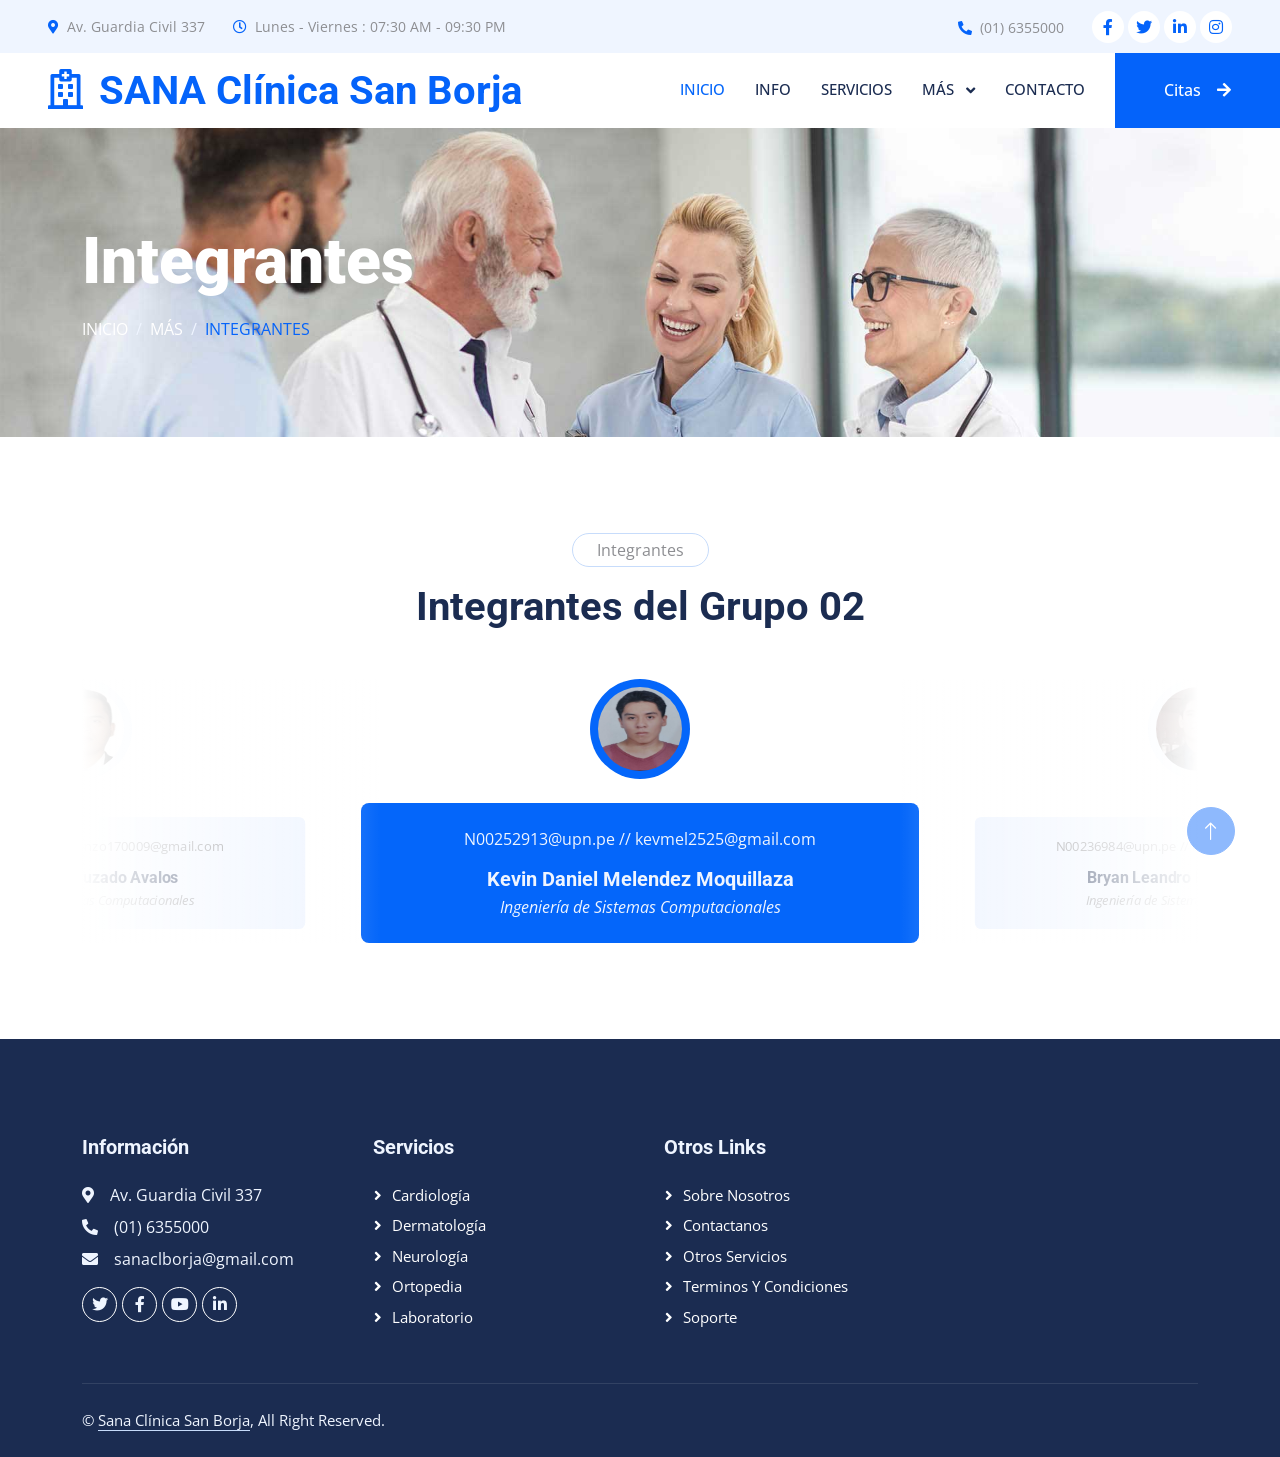
<file: integrantes.html>
<!DOCTYPE html>
<html lang="es">

<head>
    <!-- Google tag (gtag.js) -->
    <script async src="https://www.googletagmanager.com/gtag/js?id=G-D0TB0B93JC"></script>
    <script>
      window.dataLayer = window.dataLayer || [];
      function gtag(){dataLayer.push(arguments);}
      gtag('js', new Date());

      gtag('config', 'G-D0TB0B93JC');
    </script>
    <meta charset="utf-8">
    <title>SANA - Clínica San Borja</title>
    <meta content="width=device-width, initial-scale=1.0" name="viewport">
    <meta content="" name="keywords">
    <meta content="" name="description">

    <!-- Favicon -->
    <link href="img/favicon.ico" rel="icon">

    <!-- Google Web Fonts -->
    <link rel="preconnect" href="https://fonts.googleapis.com">
    <link rel="preconnect" href="https://fonts.gstatic.com" crossorigin>
    <link href="https://fonts.googleapis.com/css2?family=Open+Sans:wght@400;500&family=Roboto:wght@500;700;900&display=swap" rel="stylesheet"> 

    <!-- Icon Font Stylesheet -->
    <link href="https://cdnjs.cloudflare.com/ajax/libs/font-awesome/5.10.0/css/all.min.css" rel="stylesheet">
    <link href="https://cdn.jsdelivr.net/npm/bootstrap-icons@1.4.1/font/bootstrap-icons.css" rel="stylesheet">

    <!-- Libraries Stylesheet -->
    <link href="lib/animate/animate.min.css" rel="stylesheet">
    <link href="lib/owlcarousel/assets/owl.carousel.min.css" rel="stylesheet">
    <link href="lib/tempusdominus/css/tempusdominus-bootstrap-4.min.css" rel="stylesheet" />

    <!-- Customized Bootstrap Stylesheet -->
    <link href="css/bootstrap.min.css" rel="stylesheet">

    <!-- Template Stylesheet -->
    <link href="css/style.css" rel="stylesheet">
</head>

<body>
    <!-- Spinner Start -->
    <div id="spinner" class="show bg-white position-fixed translate-middle w-100 vh-100 top-50 start-50 d-flex align-items-center justify-content-center">
        <div class="spinner-grow text-primary" style="width: 3rem; height: 3rem;" role="status">
            <span class="sr-only">Loading...</span>
        </div>
    </div>
    <!-- Spinner End -->


    <!-- Topbar Start -->
    <div class="container-fluid bg-light p-0 wow fadeIn" data-wow-delay="0.1s">
        <div class="row gx-0 d-none d-lg-flex">
            <div class="col-lg-7 px-5 text-start">
                <div class="h-100 d-inline-flex align-items-center py-3 me-4">
                    <small class="fa fa-map-marker-alt text-primary me-2"></small>
                    <small>Av. Guardia Civil 337</small>
                </div>
                <div class="h-100 d-inline-flex align-items-center py-3">
                    <small class="far fa-clock text-primary me-2"></small>
                    <small>Lunes - Viernes : 07:30 AM - 09:30 PM</small>
                </div>
            </div>
            <div class="col-lg-5 px-5 text-end">
                <div class="h-100 d-inline-flex align-items-center py-3 me-4">
                    <small class="fa fa-phone-alt text-primary me-2"></small>
                    <small>(01) 6355000</small>
                </div>
                <div class="h-100 d-inline-flex align-items-center">
                    <a class="btn btn-sm-square rounded-circle bg-white text-primary me-1" href=""><i class="fab fa-facebook-f"></i></a>
                    <a class="btn btn-sm-square rounded-circle bg-white text-primary me-1" href=""><i class="fab fa-twitter"></i></a>
                    <a class="btn btn-sm-square rounded-circle bg-white text-primary me-1" href=""><i class="fab fa-linkedin-in"></i></a>
                    <a class="btn btn-sm-square rounded-circle bg-white text-primary me-0" href=""><i class="fab fa-instagram"></i></a>
                </div>
            </div>
        </div>
    </div>
    <!-- Topbar End -->


    <!-- Navbar Start -->
    <nav class="navbar navbar-expand-lg bg-white navbar-light sticky-top p-0 wow fadeIn" data-wow-delay="0.1s">
        <a href="index.html" class="navbar-brand d-flex align-items-center px-4 px-lg-5">
            <h1 class="m-0 text-primary"><i class="far fa-hospital me-3"></i>SANA Clínica San Borja</h1>
        </a>
        <button type="button" class="navbar-toggler me-4" data-bs-toggle="collapse" data-bs-target="#navbarCollapse">
            <span class="navbar-toggler-icon"></span>
        </button>
        <div class="collapse navbar-collapse" id="navbarCollapse">
            <div class="navbar-nav ms-auto p-4 p-lg-0">
                <a href="index.html" class="nav-item nav-link active">Inicio</a>
                <a href="info.html" class="nav-item nav-link">Info</a>
                <a href="servicio.html" class="nav-item nav-link">Servicios</a>
                <div class="nav-item dropdown">
                    <a href="#" class="nav-link dropdown-toggle" data-bs-toggle="dropdown">Más  </a>
                    <div class="dropdown-menu rounded-0 rounded-bottom m-0">
                        <a href="elegirnos.html" class="dropdown-item">Porqué elegirnos</a>
                        <a href="medico.html" class="dropdown-item">Nuestros Médicos</a>
                        <a href="cita.html" class="dropdown-item">Citas</a>
                        <a href="integrantes.html" class="dropdown-item">Integrantes</a>
                    </div>
                </div>
                <a href="contacto.html" class="nav-item nav-link">Contacto</a>
            </div>
            <a href="" class="btn btn-primary rounded-0 py-4 px-lg-5 d-none d-lg-block">Citas<i class="fa fa-arrow-right ms-3"></i></a>
        </div>
    </nav>
    <!-- Navbar End -->


    <!-- Page Header Start -->
    <div class="container-fluid page-header py-5 mb-5 wow fadeIn" data-wow-delay="0.1s">
        <div class="container py-5">
            <h1 class="display-3 text-white mb-3 animated slideInDown">Integrantes</h1>
            <nav aria-label="breadcrumb animated slideInDown">
                <ol class="breadcrumb text-uppercase mb-0">
                    <li class="breadcrumb-item"><a class="text-white" href="#">Inicio</a></li>
                    <li class="breadcrumb-item"><a class="text-white" href="#">Más</a></li>
                    <li class="breadcrumb-item text-primary active" aria-current="page">Integrantes</li>
                </ol>
            </nav>
        </div>
    </div>
    <!-- Page Header End -->


    <!-- Integrantes Start -->
    <div class="container-xxl py-5">
        <div class="container">
            <div class="text-center mx-auto mb-5 wow fadeInUp" data-wow-delay="0.1s" style="max-width: 600px;">
                <p class="d-inline-block border rounded-pill py-1 px-4">Integrantes</p>
                <h1>Integrantes del Grupo 02</h1>
            </div>
            <div class="owl-carousel testimonial-carousel wow fadeInUp" data-wow-delay="0.1s">
                <div class="testimonial-item text-center">
                    <img class="img-fluid bg-light rounded-circle p-2 mx-auto mb-4" src="img/kevin.jpeg" style="width: 100px; height: 100px;">
                    <div class="testimonial-text rounded text-center p-4">
                        <p>N00252913@upn.pe  //  kevmel2525@gmail.com</p>
                        <h5 class="mb-1">Kevin Daniel Melendez Moquillaza</h5>
                        <span class="fst-italic">Ingeniería de Sistemas Computacionales</span>
                    </div>
                </div>
                <div class="testimonial-item text-center">
                    <img class="img-fluid bg-light rounded-circle p-2 mx-auto mb-4" src="img/bryanfv.jpg" style="width: 100px; height: 100px;">
                    <div class="testimonial-text rounded text-center p-4">
                        <p>N00236984@upn.pe  //  bryanfv1516@gmail.com</p>
                        <h5 class="mb-1">Bryan Leandro Flores Velasque</h5>
                        <span class="fst-italic">Ingeniería de Sistemas Computacionales</span>
                    </div>
                </div>
                <div class="testimonial-item text-center">
                    <img class="img-fluid bg-light rounded-circle p-2 mx-auto mb-4" src="img/vladi.jpg" style="width: 100px; height: 100px;">
                    <div class="testimonial-text rounded text-center p-4">
                        <p>N00298171@upn.pe  //  acovladi@gmail.com</p>
                        <h5 class="mb-1">Christian Vladimir Gutierrez Fernandez</h5>
                        <span class="fst-italic">Ingeniería de Sistemas Computacionales</span>
                    </div>                   
                </div>
                <div class="testimonial-item text-center">
                    <img class="img-fluid bg-light rounded-circle p-2 mx-auto mb-4" src="img/tirado.jpeg" style="width: 100px; height: 100px;">
                    <div class="testimonial-text rounded text-center p-4">
                        <p>N00237653@upn.pe  //  gtbenites18@gmail.com</p>
                        <h5 class="mb-1">Gianfranco Tirado Benites</h5>
                        <span class="fst-italic">Ingeniería de Sistemas Computacionales</span>
                    </div>                   
                </div>
                <div class="testimonial-item text-center">
                    <img class="img-fluid bg-light rounded-circle p-2 mx-auto mb-4" src="img/enzo1.jpeg" style="width: 100px; height: 100px;">
                    <div class="testimonial-text rounded text-center p-4">
                        <p>N00170843@upn.pe  //  enzo170009@gmail.com</p>
                        <h5 class="mb-1">Enzo Omar Cruzado Avalos</h5>
                        <span class="fst-italic">Ingeniería de Sistemas Computacionales</span>
                    </div>                   
                </div>
            </div>
        </div>
    </div>
    <!-- Integrantes End -->
        

    <!-- Footer Start -->
    <div class="container-fluid bg-dark text-light footer mt-5 pt-5 wow fadeIn" data-wow-delay="0.1s">
        <div class="container py-5">
            <div class="row g-5">
                <div class="col-lg-3 col-md-6">
                    <h5 class="text-light mb-4">Información</h5>
                    <p class="mb-2"><i class="fa fa-map-marker-alt me-3"></i>Av. Guardia Civil 337</p>
                    <p class="mb-2"><i class="fa fa-phone-alt me-3"></i>(01) 6355000</p>
                    <p class="mb-2"><i class="fa fa-envelope me-3"></i>sanaclborja@gmail.com</p>
                    <div class="d-flex pt-2">
                        <a class="btn btn-outline-light btn-social rounded-circle" href=""><i class="fab fa-twitter"></i></a>
                        <a class="btn btn-outline-light btn-social rounded-circle" href=""><i class="fab fa-facebook-f"></i></a>
                        <a class="btn btn-outline-light btn-social rounded-circle" href=""><i class="fab fa-youtube"></i></a>
                        <a class="btn btn-outline-light btn-social rounded-circle" href=""><i class="fab fa-linkedin-in"></i></a>
                    </div>
                </div>
                <div class="col-lg-3 col-md-6">
                    <h5 class="text-light mb-4">Servicios</h5>
                    <a class="btn btn-link" href="">Cardiología</a>
                    <a class="btn btn-link" href="">Dermatología</a>
                    <a class="btn btn-link" href="">Neurología</a>
                    <a class="btn btn-link" href="">Ortopedia</a>
                    <a class="btn btn-link" href="">Laboratorio</a>
                </div>
                <div class="col-lg-3 col-md-6">
                    <h5 class="text-light mb-4">Otros Links</h5>
                    <a class="btn btn-link" href="">Sobre nosotros</a>
                    <a class="btn btn-link" href="">Contactanos</a>
                    <a class="btn btn-link" href="">Otros Servicios</a>
                    <a class="btn btn-link" href="">Terminos y Condiciones</a>
                    <a class="btn btn-link" href="">Soporte</a>
                </div>
            </div>
        </div>
        <div class="container">
            <div class="copyright">
                <div class="row">
                    <div class="col-md-6 text-center text-md-start mb-3 mb-md-0">
                        &copy; <a class="border-bottom" href="#">Sana Clínica San Borja</a>, All Right Reserved.
                    </div>
                </div>
            </div>
        </div>
    </div>
    <!-- Footer End -->


    <!-- Back to Top -->
    <a href="#" class="btn btn-lg btn-primary btn-lg-square rounded-circle back-to-top"><i class="bi bi-arrow-up"></i></a>


    <!-- JavaScript Librerias -->
    <script src="https://code.jquery.com/jquery-3.4.1.min.js"></script>
    <script src="https://cdn.jsdelivr.net/npm/bootstrap@5.0.0/dist/js/bootstrap.bundle.min.js"></script>
    <script src="lib/wow/wow.min.js"></script>
    <script src="lib/easing/easing.min.js"></script>
    <script src="lib/waypoints/waypoints.min.js"></script>
    <script src="lib/counterup/counterup.min.js"></script>
    <script src="lib/owlcarousel/owl.carousel.min.js"></script>
    <script src="lib/tempusdominus/js/moment.min.js"></script>
    <script src="lib/tempusdominus/js/moment-timezone.min.js"></script>
    <script src="lib/tempusdominus/js/tempusdominus-bootstrap-4.min.js"></script>

    <!-- Template Javascript -->
    <script src="js/main.js"></script>
</body>

</html>
</file>
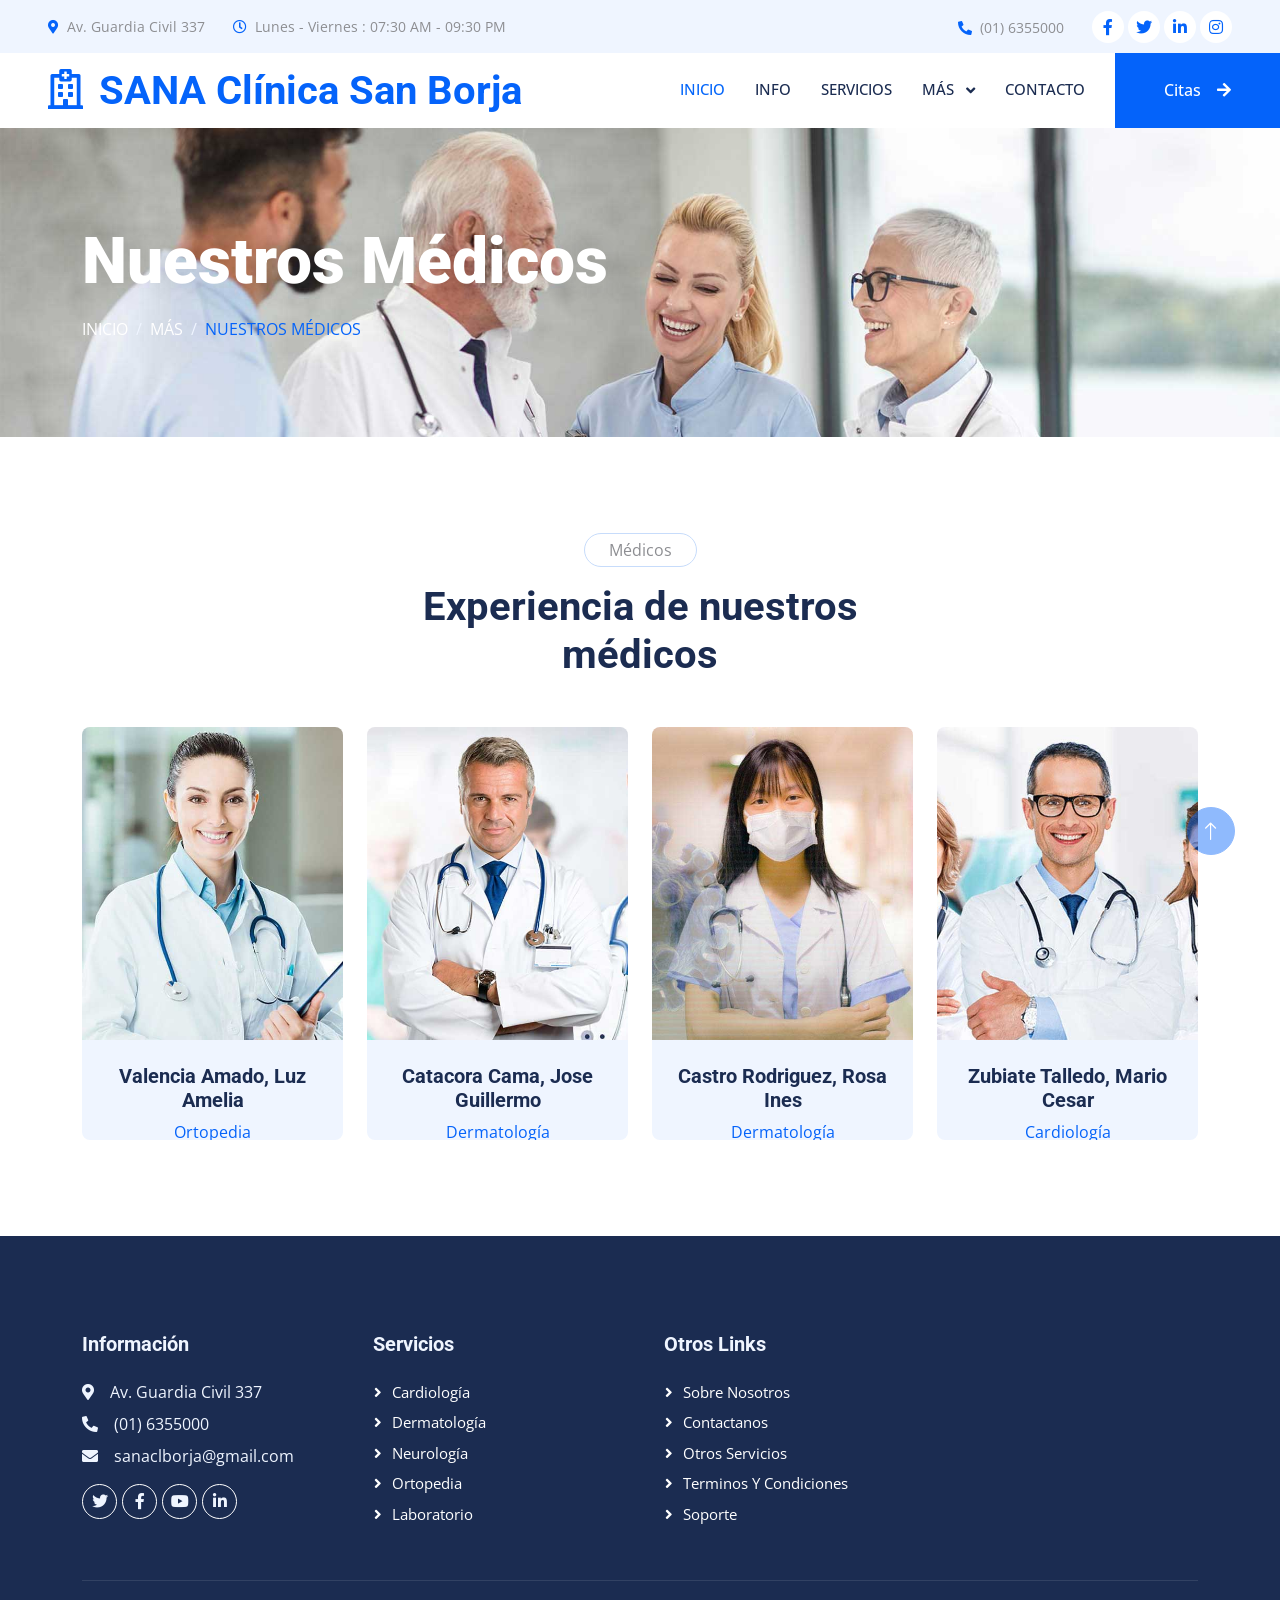
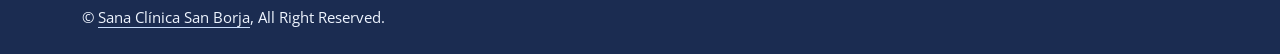
<file: medico.html>
<!DOCTYPE html>
<html lang="es">

<head>
    <!-- Google tag (gtag.js) -->
    <script async src="https://www.googletagmanager.com/gtag/js?id=G-D0TB0B93JC"></script>
    <script>
      window.dataLayer = window.dataLayer || [];
      function gtag(){dataLayer.push(arguments);}
      gtag('js', new Date());

      gtag('config', 'G-D0TB0B93JC');
    </script>
    <meta charset="utf-8">
    <title>SANA - Clínica San Borja</title>
    <meta content="width=device-width, initial-scale=1.0" name="viewport">
    <meta content="" name="keywords">
    <meta content="" name="description">

    <!-- Favicon -->
    <link href="img/favicon.ico" rel="icon">

    <!-- Google Web Fonts -->
    <link rel="preconnect" href="https://fonts.googleapis.com">
    <link rel="preconnect" href="https://fonts.gstatic.com" crossorigin>
    <link href="https://fonts.googleapis.com/css2?family=Open+Sans:wght@400;500&family=Roboto:wght@500;700;900&display=swap" rel="stylesheet"> 

    <!-- Icon Font Stylesheet -->
    <link href="https://cdnjs.cloudflare.com/ajax/libs/font-awesome/5.10.0/css/all.min.css" rel="stylesheet">
    <link href="https://cdn.jsdelivr.net/npm/bootstrap-icons@1.4.1/font/bootstrap-icons.css" rel="stylesheet">

    <!-- Libraries Stylesheet -->
    <link href="lib/animate/animate.min.css" rel="stylesheet">
    <link href="lib/owlcarousel/assets/owl.carousel.min.css" rel="stylesheet">
    <link href="lib/tempusdominus/css/tempusdominus-bootstrap-4.min.css" rel="stylesheet" />

    <!-- Customized Bootstrap Stylesheet -->
    <link href="css/bootstrap.min.css" rel="stylesheet">

    <!-- Template Stylesheet -->
    <link href="css/style.css" rel="stylesheet">
</head>

<body>
    <!-- Spinner Start -->
    <div id="spinner" class="show bg-white position-fixed translate-middle w-100 vh-100 top-50 start-50 d-flex align-items-center justify-content-center">
        <div class="spinner-grow text-primary" style="width: 3rem; height: 3rem;" role="status">
            <span class="sr-only">Loading...</span>
        </div>
    </div>
    <!-- Spinner End -->


    <!-- Topbar Start -->
    <div class="container-fluid bg-light p-0 wow fadeIn" data-wow-delay="0.1s">
        <div class="row gx-0 d-none d-lg-flex">
            <div class="col-lg-7 px-5 text-start">
                <div class="h-100 d-inline-flex align-items-center py-3 me-4">
                    <small class="fa fa-map-marker-alt text-primary me-2"></small>
                    <small>Av. Guardia Civil 337</small>
                </div>
                <div class="h-100 d-inline-flex align-items-center py-3">
                    <small class="far fa-clock text-primary me-2"></small>
                    <small>Lunes - Viernes : 07:30 AM - 09:30 PM</small>
                </div>
            </div>
            <div class="col-lg-5 px-5 text-end">
                <div class="h-100 d-inline-flex align-items-center py-3 me-4">
                    <small class="fa fa-phone-alt text-primary me-2"></small>
                    <small>(01) 6355000</small>
                </div>
                <div class="h-100 d-inline-flex align-items-center">
                    <a class="btn btn-sm-square rounded-circle bg-white text-primary me-1" href=""><i class="fab fa-facebook-f"></i></a>
                    <a class="btn btn-sm-square rounded-circle bg-white text-primary me-1" href=""><i class="fab fa-twitter"></i></a>
                    <a class="btn btn-sm-square rounded-circle bg-white text-primary me-1" href=""><i class="fab fa-linkedin-in"></i></a>
                    <a class="btn btn-sm-square rounded-circle bg-white text-primary me-0" href=""><i class="fab fa-instagram"></i></a>
                </div>
            </div>
        </div>
    </div>
    <!-- Topbar End -->


    <!-- Navbar Start -->
    <nav class="navbar navbar-expand-lg bg-white navbar-light sticky-top p-0 wow fadeIn" data-wow-delay="0.1s">
        <a href="index.html" class="navbar-brand d-flex align-items-center px-4 px-lg-5">
            <h1 class="m-0 text-primary"><i class="far fa-hospital me-3"></i>SANA Clínica San Borja</h1>
        </a>
        <button type="button" class="navbar-toggler me-4" data-bs-toggle="collapse" data-bs-target="#navbarCollapse">
            <span class="navbar-toggler-icon"></span>
        </button>
        <div class="collapse navbar-collapse" id="navbarCollapse">
            <div class="navbar-nav ms-auto p-4 p-lg-0">
                <a href="index.html" class="nav-item nav-link active">Inicio</a>
                <a href="info.html" class="nav-item nav-link">Info</a>
                <a href="servicio.html" class="nav-item nav-link">Servicios</a>
                <div class="nav-item dropdown">
                    <a href="#" class="nav-link dropdown-toggle" data-bs-toggle="dropdown">Más  </a>
                    <div class="dropdown-menu rounded-0 rounded-bottom m-0">
                        <a href="elegirnos.html" class="dropdown-item">Porqué elegirnos</a>
                        <a href="medico.html" class="dropdown-item">Nuestros Médicos</a>
                        <a href="cita.html" class="dropdown-item">Citas</a>
                        <a href="integrantes.html" class="dropdown-item">Integrantes</a>
                    </div>
                </div>
                <a href="contacto.html" class="nav-item nav-link">Contacto</a>
            </div>
            <a href="" class="btn btn-primary rounded-0 py-4 px-lg-5 d-none d-lg-block">Citas<i class="fa fa-arrow-right ms-3"></i></a>
        </div>
    </nav>
    <!-- Navbar End -->


    <!-- Page Header Start -->
    <div class="container-fluid page-header py-5 mb-5 wow fadeIn" data-wow-delay="0.1s">
        <div class="container py-5">
            <h1 class="display-3 text-white mb-3 animated slideInDown">Nuestros Médicos</h1>
            <nav aria-label="breadcrumb animated slideInDown">
                <ol class="breadcrumb text-uppercase mb-0">
                    <li class="breadcrumb-item"><a class="text-white" href="#">Inicio</a></li>
                    <li class="breadcrumb-item"><a class="text-white" href="#">Más</a></li>
                    <li class="breadcrumb-item text-primary active" aria-current="page">Nuestros Médicos</li>
                </ol>
            </nav>
        </div>
    </div>
    <!-- Page Header End -->


    <!-- Medico Start -->
    <div class="container-xxl py-5">
        <div class="container">
            <div class="text-center mx-auto mb-5 wow fadeInUp" data-wow-delay="0.1s" style="max-width: 600px;">
                <p class="d-inline-block border rounded-pill py-1 px-4">Médicos</p>
                <h1>Experiencia de nuestros médicos</h1>
            </div>
            <div class="row g-4">
                <div class="col-lg-3 col-md-6 wow fadeInUp" data-wow-delay="0.1s">
                    <div class="team-item position-relative rounded overflow-hidden">
                        <div class="overflow-hidden">
                            <img class="img-fluid" src="img/team-1.jpg" alt="">
                        </div>
                        <div class="team-text bg-light text-center p-4">
                            <h5>Valencia Amado, Luz Amelia</h5>
                            <p class="text-primary">Ortopedia</p>
                            <div class="team-social text-center">
                                <a class="btn btn-square" href=""><i class="fab fa-facebook-f"></i></a>
                                <a class="btn btn-square" href=""><i class="fab fa-twitter"></i></a>
                                <a class="btn btn-square" href=""><i class="fab fa-instagram"></i></a>
                            </div>
                        </div>
                    </div>
                </div>
                <div class="col-lg-3 col-md-6 wow fadeInUp" data-wow-delay="0.3s">
                    <div class="team-item position-relative rounded overflow-hidden">
                        <div class="overflow-hidden">
                            <img class="img-fluid" src="img/team-2.jpg" alt="">
                        </div>
                        <div class="team-text bg-light text-center p-4">
                            <h5>Catacora Cama, Jose Guillermo</h5>
                            <p class="text-primary">Dermatología</p>
                            <div class="team-social text-center">
                                <a class="btn btn-square" href=""><i class="fab fa-facebook-f"></i></a>
                                <a class="btn btn-square" href=""><i class="fab fa-twitter"></i></a>
                                <a class="btn btn-square" href=""><i class="fab fa-instagram"></i></a>
                            </div>
                        </div>
                    </div>
                </div>
                <div class="col-lg-3 col-md-6 wow fadeInUp" data-wow-delay="0.5s">
                    <div class="team-item position-relative rounded overflow-hidden">
                        <div class="overflow-hidden">
                            <img class="img-fluid" src="img/team-3.jpg" alt="">
                        </div>
                        <div class="team-text bg-light text-center p-4">
                            <h5>Castro Rodriguez, Rosa Ines</h5>
                            <p class="text-primary">Dermatología</p>
                            <div class="team-social text-center">
                                <a class="btn btn-square" href=""><i class="fab fa-facebook-f"></i></a>
                                <a class="btn btn-square" href=""><i class="fab fa-twitter"></i></a>
                                <a class="btn btn-square" href=""><i class="fab fa-instagram"></i></a>
                            </div>
                        </div>
                    </div>
                </div>
                <div class="col-lg-3 col-md-6 wow fadeInUp" data-wow-delay="0.7s">
                    <div class="team-item position-relative rounded overflow-hidden">
                        <div class="overflow-hidden">
                            <img class="img-fluid" src="img/team-4.jpg" alt="">
                        </div>
                        <div class="team-text bg-light text-center p-4">
                            <h5>Zubiate Talledo, Mario Cesar</h5>
                            <p class="text-primary">Cardiología</p>
                            <div class="team-social text-center">
                                <a class="btn btn-square" href=""><i class="fab fa-facebook-f"></i></a>
                                <a class="btn btn-square" href=""><i class="fab fa-twitter"></i></a>
                                <a class="btn btn-square" href=""><i class="fab fa-instagram"></i></a>
                            </div>
                        </div>
                    </div>
                </div>
            </div>
        </div>
    </div>
    <!-- Medico End -->
        

    <!-- Footer Start -->
    <div class="container-fluid bg-dark text-light footer mt-5 pt-5 wow fadeIn" data-wow-delay="0.1s">
        <div class="container py-5">
            <div class="row g-5">
                <div class="col-lg-3 col-md-6">
                    <h5 class="text-light mb-4">Información</h5>
                    <p class="mb-2"><i class="fa fa-map-marker-alt me-3"></i>Av. Guardia Civil 337</p>
                    <p class="mb-2"><i class="fa fa-phone-alt me-3"></i>(01) 6355000</p>
                    <p class="mb-2"><i class="fa fa-envelope me-3"></i>sanaclborja@gmail.com</p>
                    <div class="d-flex pt-2">
                        <a class="btn btn-outline-light btn-social rounded-circle" href=""><i class="fab fa-twitter"></i></a>
                        <a class="btn btn-outline-light btn-social rounded-circle" href=""><i class="fab fa-facebook-f"></i></a>
                        <a class="btn btn-outline-light btn-social rounded-circle" href=""><i class="fab fa-youtube"></i></a>
                        <a class="btn btn-outline-light btn-social rounded-circle" href=""><i class="fab fa-linkedin-in"></i></a>
                    </div>
                </div>
                <div class="col-lg-3 col-md-6">
                    <h5 class="text-light mb-4">Servicios</h5>
                    <a class="btn btn-link" href="">Cardiología</a>
                    <a class="btn btn-link" href="">Dermatología</a>
                    <a class="btn btn-link" href="">Neurología</a>
                    <a class="btn btn-link" href="">Ortopedia</a>
                    <a class="btn btn-link" href="">Laboratorio</a>
                </div>
                <div class="col-lg-3 col-md-6">
                    <h5 class="text-light mb-4">Otros Links</h5>
                    <a class="btn btn-link" href="">Sobre nosotros</a>
                    <a class="btn btn-link" href="">Contactanos</a>
                    <a class="btn btn-link" href="">Otros Servicios</a>
                    <a class="btn btn-link" href="">Terminos y Condiciones</a>
                    <a class="btn btn-link" href="">Soporte</a>
                </div>
            </div>
        </div>
        <div class="container">
            <div class="copyright">
                <div class="row">
                    <div class="col-md-6 text-center text-md-start mb-3 mb-md-0">
                        &copy; <a class="border-bottom" href="#">Sana Clínica San Borja</a>, All Right Reserved.
                    </div>
                </div>
            </div>
        </div>
    </div>
    <!-- Footer End -->


    <!-- Back to Top -->
    <a href="#" class="btn btn-lg btn-primary btn-lg-square rounded-circle back-to-top"><i class="bi bi-arrow-up"></i></a>


    <!-- JavaScript Librerias -->
    <script src="https://code.jquery.com/jquery-3.4.1.min.js"></script>
    <script src="https://cdn.jsdelivr.net/npm/bootstrap@5.0.0/dist/js/bootstrap.bundle.min.js"></script>
    <script src="lib/wow/wow.min.js"></script>
    <script src="lib/easing/easing.min.js"></script>
    <script src="lib/waypoints/waypoints.min.js"></script>
    <script src="lib/counterup/counterup.min.js"></script>
    <script src="lib/owlcarousel/owl.carousel.min.js"></script>
    <script src="lib/tempusdominus/js/moment.min.js"></script>
    <script src="lib/tempusdominus/js/moment-timezone.min.js"></script>
    <script src="lib/tempusdominus/js/tempusdominus-bootstrap-4.min.js"></script>

    <!-- Template Javascript -->
    <script src="js/main.js"></script>
</body>

</html>
</file>
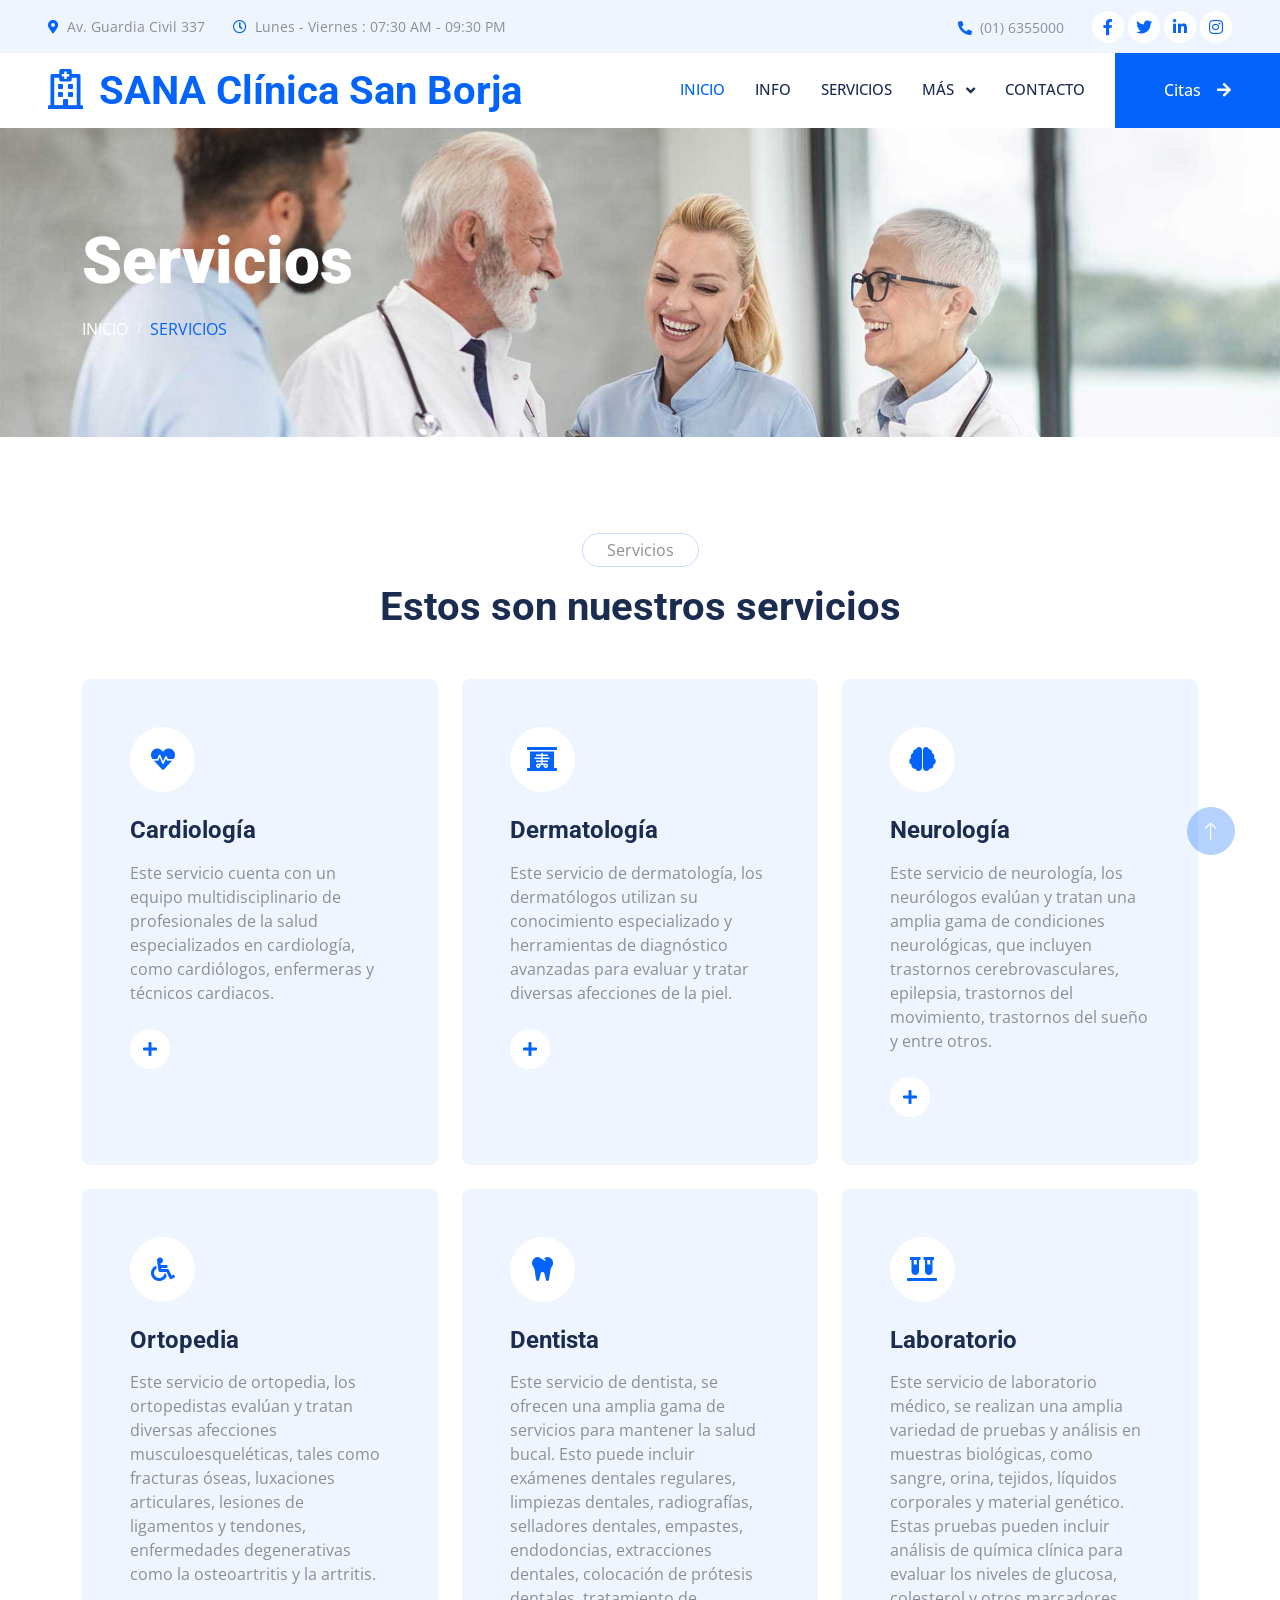
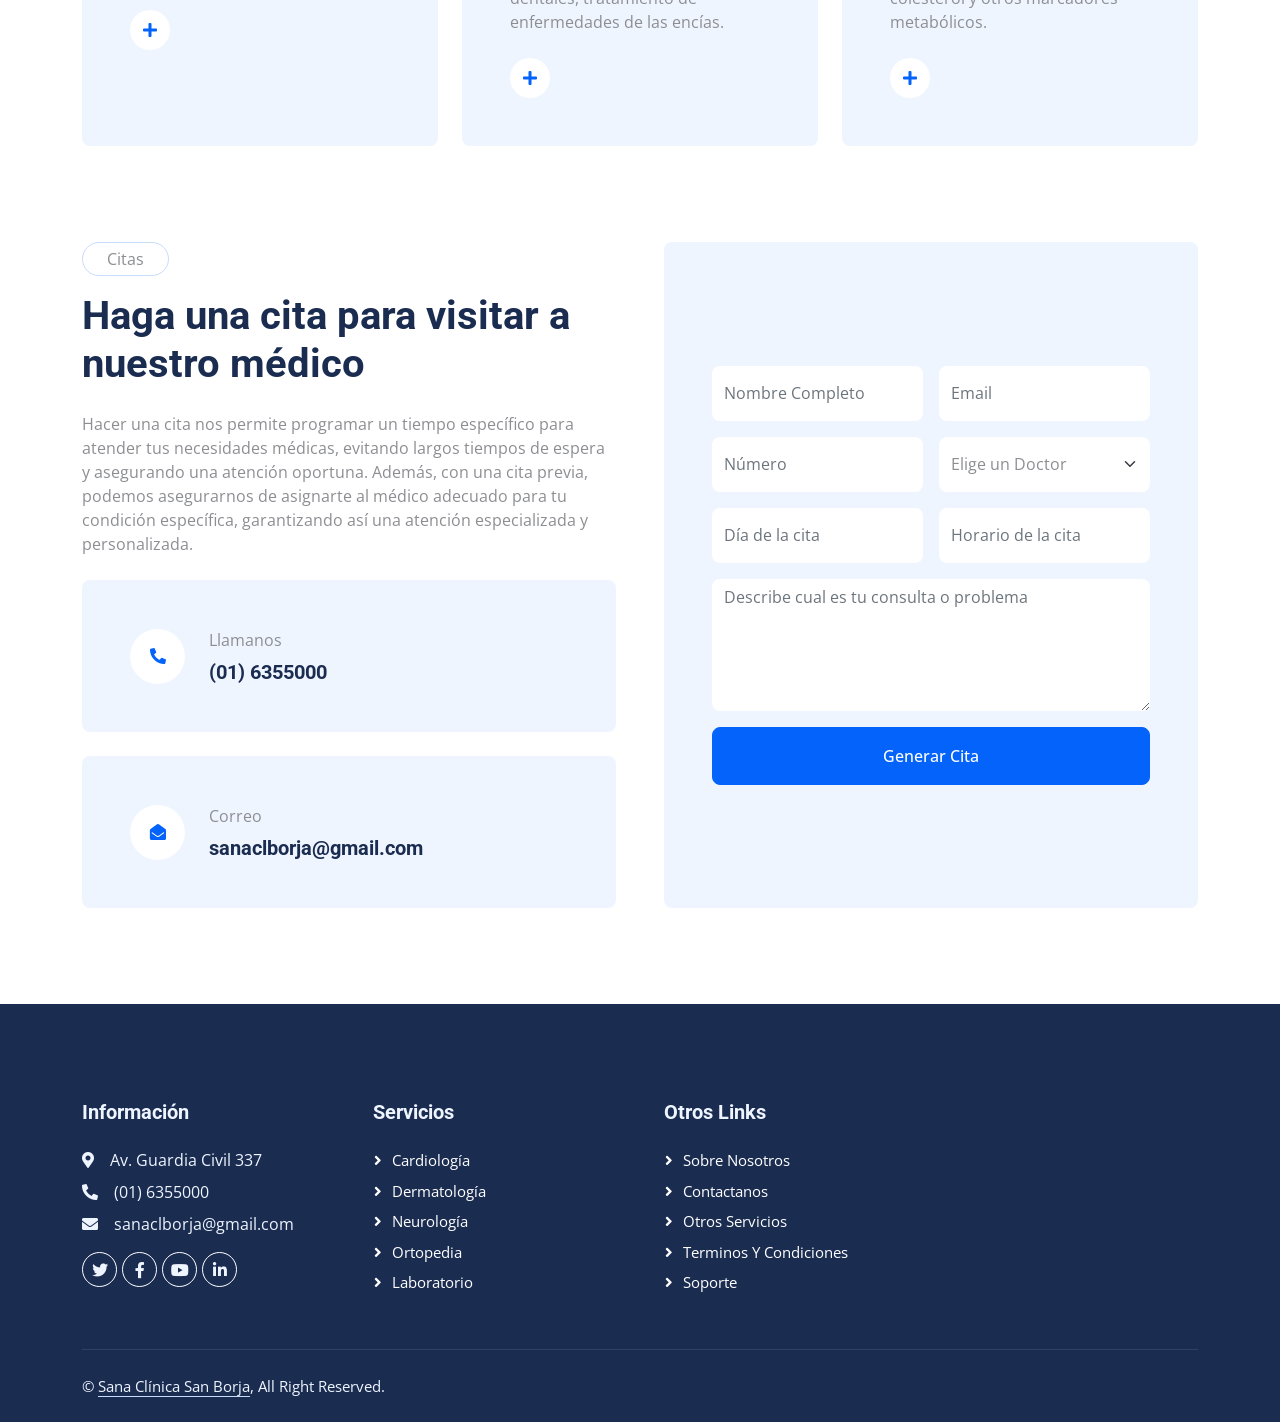
<file: servicio.html>
<!DOCTYPE html>
<html lang="es">

<head>
    <!-- Google tag (gtag.js) -->
    <script async src="https://www.googletagmanager.com/gtag/js?id=G-D0TB0B93JC"></script>
    <script>
      window.dataLayer = window.dataLayer || [];
      function gtag(){dataLayer.push(arguments);}
      gtag('js', new Date());

      gtag('config', 'G-D0TB0B93JC');
    </script>
    <meta charset="utf-8">
    <title>SANA - Clínica San Borja</title>
    <meta content="width=device-width, initial-scale=1.0" name="viewport">
    <meta content="" name="keywords">
    <meta content="" name="description">

    <!-- Favicon -->
    <link href="img/favicon.ico" rel="icon">

    <!-- Google Web Fonts -->
    <link rel="preconnect" href="https://fonts.googleapis.com">
    <link rel="preconnect" href="https://fonts.gstatic.com" crossorigin>
    <link href="https://fonts.googleapis.com/css2?family=Open+Sans:wght@400;500&family=Roboto:wght@500;700;900&display=swap" rel="stylesheet"> 

    <!-- Icon Font Stylesheet -->
    <link href="https://cdnjs.cloudflare.com/ajax/libs/font-awesome/5.10.0/css/all.min.css" rel="stylesheet">
    <link href="https://cdn.jsdelivr.net/npm/bootstrap-icons@1.4.1/font/bootstrap-icons.css" rel="stylesheet">

    <!-- Libraries Stylesheet -->
    <link href="lib/animate/animate.min.css" rel="stylesheet">
    <link href="lib/owlcarousel/assets/owl.carousel.min.css" rel="stylesheet">
    <link href="lib/tempusdominus/css/tempusdominus-bootstrap-4.min.css" rel="stylesheet" />

    <!-- Customized Bootstrap Stylesheet -->
    <link href="css/bootstrap.min.css" rel="stylesheet">

    <!-- Template Stylesheet -->
    <link href="css/style.css" rel="stylesheet">
</head>

<body>
    <!-- Spinner Start -->
    <div id="spinner" class="show bg-white position-fixed translate-middle w-100 vh-100 top-50 start-50 d-flex align-items-center justify-content-center">
        <div class="spinner-grow text-primary" style="width: 3rem; height: 3rem;" role="status">
            <span class="sr-only">Loading...</span>
        </div>
    </div>
    <!-- Spinner End -->


    <!-- Topbar Start -->
    <div class="container-fluid bg-light p-0 wow fadeIn" data-wow-delay="0.1s">
        <div class="row gx-0 d-none d-lg-flex">
            <div class="col-lg-7 px-5 text-start">
                <div class="h-100 d-inline-flex align-items-center py-3 me-4">
                    <small class="fa fa-map-marker-alt text-primary me-2"></small>
                    <small>Av. Guardia Civil 337</small>
                </div>
                <div class="h-100 d-inline-flex align-items-center py-3">
                    <small class="far fa-clock text-primary me-2"></small>
                    <small>Lunes - Viernes : 07:30 AM - 09:30 PM</small>
                </div>
            </div>
            <div class="col-lg-5 px-5 text-end">
                <div class="h-100 d-inline-flex align-items-center py-3 me-4">
                    <small class="fa fa-phone-alt text-primary me-2"></small>
                    <small>(01) 6355000</small>
                </div>
                <div class="h-100 d-inline-flex align-items-center">
                    <a class="btn btn-sm-square rounded-circle bg-white text-primary me-1" href=""><i class="fab fa-facebook-f"></i></a>
                    <a class="btn btn-sm-square rounded-circle bg-white text-primary me-1" href=""><i class="fab fa-twitter"></i></a>
                    <a class="btn btn-sm-square rounded-circle bg-white text-primary me-1" href=""><i class="fab fa-linkedin-in"></i></a>
                    <a class="btn btn-sm-square rounded-circle bg-white text-primary me-0" href=""><i class="fab fa-instagram"></i></a>
                </div>
            </div>
        </div>
    </div>
    <!-- Topbar End -->


    <!-- Navbar Start -->
    <nav class="navbar navbar-expand-lg bg-white navbar-light sticky-top p-0 wow fadeIn" data-wow-delay="0.1s">
        <a href="index.html" class="navbar-brand d-flex align-items-center px-4 px-lg-5">
            <h1 class="m-0 text-primary"><i class="far fa-hospital me-3"></i>SANA Clínica San Borja</h1>
        </a>
        <button type="button" class="navbar-toggler me-4" data-bs-toggle="collapse" data-bs-target="#navbarCollapse">
            <span class="navbar-toggler-icon"></span>
        </button>
        <div class="collapse navbar-collapse" id="navbarCollapse">
            <div class="navbar-nav ms-auto p-4 p-lg-0">
                <a href="index.html" class="nav-item nav-link active">Inicio</a>
                <a href="info.html" class="nav-item nav-link">Info</a>
                <a href="servicio.html" class="nav-item nav-link">Servicios</a>
                <div class="nav-item dropdown">
                    <a href="#" class="nav-link dropdown-toggle" data-bs-toggle="dropdown">Más  </a>
                    <div class="dropdown-menu rounded-0 rounded-bottom m-0">
                        <a href="elegirnos.html" class="dropdown-item">Porqué elegirnos</a>
                        <a href="medico.html" class="dropdown-item">Nuestros Médicos</a>
                        <a href="cita.html" class="dropdown-item">Citas</a>
                        <a href="integrantes.html" class="dropdown-item">Integrantes</a>
                    </div>
                </div>
                <a href="contacto.html" class="nav-item nav-link">Contacto</a>
            </div>
            <a href="" class="btn btn-primary rounded-0 py-4 px-lg-5 d-none d-lg-block">Citas<i class="fa fa-arrow-right ms-3"></i></a>
        </div>
    </nav>
    <!-- Navbar End -->


    <!-- Page Header Start -->
    <div class="container-fluid page-header py-5 mb-5 wow fadeIn" data-wow-delay="0.1s">
        <div class="container py-5">
            <h1 class="display-3 text-white mb-3 animated slideInDown">Servicios</h1>
            <nav aria-label="breadcrumb animated slideInDown">
                <ol class="breadcrumb text-uppercase mb-0">
                    <li class="breadcrumb-item"><a class="text-white" href="#">Inicio</a></li>
                    <li class="breadcrumb-item text-primary active" aria-current="page">Servicios</li>
                </ol>
            </nav>
        </div>
    </div>
    <!-- Page Header End -->


    <!-- Servicio Start -->
    <div class="container-xxl py-5">
        <div class="container">
            <div class="text-center mx-auto mb-5 wow fadeInUp" data-wow-delay="0.1s" style="max-width: 600px;">
                <p class="d-inline-block border rounded-pill py-1 px-4">Servicios</p>
                <h1>Estos son nuestros servicios</h1>
            </div>
            <div class="row g-4">
                <div class="col-lg-4 col-md-6 wow fadeInUp" data-wow-delay="0.1s">
                    <div class="service-item bg-light rounded h-100 p-5">
                        <div class="d-inline-flex align-items-center justify-content-center bg-white rounded-circle mb-4" style="width: 65px; height: 65px;">
                            <i class="fa fa-heartbeat text-primary fs-4"></i>
                        </div>
                        <h4 class="mb-3">Cardiología</h4>
                        <p class="mb-4">Este servicio cuenta con un equipo multidisciplinario de profesionales de la salud especializados en cardiología,
                             como cardiólogos, enfermeras y técnicos cardiacos.</p>
                        <a class="btn" href=""><i class="fa fa-plus text-primary me-3"></i>Leer más</a>
                    </div>
                </div>
                <div class="col-lg-4 col-md-6 wow fadeInUp" data-wow-delay="0.3s">
                    <div class="service-item bg-light rounded h-100 p-5">
                        <div class="d-inline-flex align-items-center justify-content-center bg-white rounded-circle mb-4" style="width: 65px; height: 65px;">
                            <i class="fa fa-x-ray text-primary fs-4"></i>
                        </div>
                        <h4 class="mb-3">Dermatología</h4>
                        <p class="mb-4">Este servicio de dermatología, los dermatólogos utilizan su conocimiento especializado y herramientas de diagnóstico
                             avanzadas para evaluar y tratar diversas afecciones de la piel.</p>
                        <a class="btn" href=""><i class="fa fa-plus text-primary me-3"></i>Leer más</a>
                    </div>
                </div>
                <div class="col-lg-4 col-md-6 wow fadeInUp" data-wow-delay="0.5s">
                    <div class="service-item bg-light rounded h-100 p-5">
                        <div class="d-inline-flex align-items-center justify-content-center bg-white rounded-circle mb-4" style="width: 65px; height: 65px;">
                            <i class="fa fa-brain text-primary fs-4"></i>
                        </div>
                        <h4 class="mb-3">Neurología</h4>
                        <p class="mb-4">Este servicio de neurología, los neurólogos evalúan y tratan una amplia gama de condiciones neurológicas, 
                            que incluyen trastornos cerebrovasculares, epilepsia, trastornos del movimiento, trastornos del sueño y entre otros.</p>
                        <a class="btn" href=""><i class="fa fa-plus text-primary me-3"></i>Leer más</a>
                    </div>
                </div>
                <div class="col-lg-4 col-md-6 wow fadeInUp" data-wow-delay="0.1s">
                    <div class="service-item bg-light rounded h-100 p-5">
                        <div class="d-inline-flex align-items-center justify-content-center bg-white rounded-circle mb-4" style="width: 65px; height: 65px;">
                            <i class="fa fa-wheelchair text-primary fs-4"></i>
                        </div>
                        <h4 class="mb-3">Ortopedia</h4>
                        <p class="mb-4">Este servicio de ortopedia, los ortopedistas evalúan y tratan diversas afecciones 
                            musculoesqueléticas, tales como fracturas óseas, luxaciones articulares, lesiones de ligamentos y tendones, enfermedades degenerativas como la osteoartritis y la artritis.</p>
                        <a class="btn" href=""><i class="fa fa-plus text-primary me-3"></i>Leer más</a>
                    </div>
                </div>
                <div class="col-lg-4 col-md-6 wow fadeInUp" data-wow-delay="0.3s">
                    <div class="service-item bg-light rounded h-100 p-5">
                        <div class="d-inline-flex align-items-center justify-content-center bg-white rounded-circle mb-4" style="width: 65px; height: 65px;">
                            <i class="fa fa-tooth text-primary fs-4"></i>
                        </div>
                        <h4 class="mb-3">Dentista</h4>
                        <p class="mb-4">Este servicio de dentista, se ofrecen una amplia gama de servicios para mantener la salud bucal. Esto puede incluir exámenes dentales regulares, limpiezas dentales, radiografías, selladores dentales, empastes, endodoncias, extracciones dentales, colocación de prótesis dentales, tratamiento de enfermedades de las encías.</p>
                        <a class="btn" href=""><i class="fa fa-plus text-primary me-3"></i>Leer más</a>
                    </div>
                </div>
                <div class="col-lg-4 col-md-6 wow fadeInUp" data-wow-delay="0.5s">
                    <div class="service-item bg-light rounded h-100 p-5">
                        <div class="d-inline-flex align-items-center justify-content-center bg-white rounded-circle mb-4" style="width: 65px; height: 65px;">
                            <i class="fa fa-vials text-primary fs-4"></i>
                        </div>
                        <h4 class="mb-3">Laboratorio</h4>
                        <p class="mb-4">Este servicio de laboratorio médico, se realizan una amplia variedad 
                            de pruebas y análisis en muestras biológicas, como sangre, orina, tejidos, líquidos corporales y material genético. Estas pruebas pueden incluir análisis de química clínica para evaluar los niveles de glucosa, colesterol y otros marcadores metabólicos.</p>
                        <a class="btn" href=""><i class="fa fa-plus text-primary me-3"></i>Leer más</a>
                    </div>
                </div>
            </div>
        </div>
    </div>
    <!-- Servicio End -->


    <!-- Cita Start -->
    <div class="container-xxl py-5">
        <div class="container">
            <div class="row g-5">
                <div class="col-lg-6 wow fadeInUp" data-wow-delay="0.1s">
                    <p class="d-inline-block border rounded-pill py-1 px-4">Citas</p>
                    <h1 class="mb-4">Haga una cita para visitar a nuestro médico</h1>
                    <p class="mb-4">Hacer una cita nos permite programar un tiempo específico para atender tus
                         necesidades médicas, evitando largos tiempos de espera y asegurando una atención oportuna. Además, con una cita previa, podemos asegurarnos de asignarte al médico adecuado para tu condición específica, garantizando así una atención especializada y personalizada.</p>
                    <div class="bg-light rounded d-flex align-items-center p-5 mb-4">
                        <div class="d-flex flex-shrink-0 align-items-center justify-content-center rounded-circle bg-white" style="width: 55px; height: 55px;">
                            <i class="fa fa-phone-alt text-primary"></i>
                        </div>
                        <div class="ms-4">
                            <p class="mb-2">Llamanos</p>
                            <h5 class="mb-0">(01) 6355000</h5>
                        </div>
                    </div>
                    <div class="bg-light rounded d-flex align-items-center p-5">
                        <div class="d-flex flex-shrink-0 align-items-center justify-content-center rounded-circle bg-white" style="width: 55px; height: 55px;">
                            <i class="fa fa-envelope-open text-primary"></i>
                        </div>
                        <div class="ms-4">
                            <p class="mb-2">Correo</p>
                            <h5 class="mb-0">sanaclborja@gmail.com</h5>
                        </div>
                    </div>
                </div>
                <div class="col-lg-6 wow fadeInUp" data-wow-delay="0.5s">
                    <div class="bg-light rounded h-100 d-flex align-items-center p-5">
                        <form>
                            <div class="row g-3">
                                <div class="col-12 col-sm-6">
                                    <input type="text" class="form-control border-0" placeholder="Nombre Completo" style="height: 55px;">
                                </div>
                                <div class="col-12 col-sm-6">
                                    <input type="email" class="form-control border-0" placeholder="Email" style="height: 55px;">
                                </div>
                                <div class="col-12 col-sm-6">
                                    <input type="text" class="form-control border-0" placeholder="Número" style="height: 55px;">
                                </div>
                                <div class="col-12 col-sm-6">
                                    <select class="form-select border-0" style="height: 55px;">
                                        <option selected>Elige un Doctor</option>
                                        <option value="1">Valencia Amado, Luz Amelia</option>
                                        <option value="2">Catacora Cama, Jose Guillermo</option>
                                        <option value="3">Castro Rodriguez, Rosa Ines</option>
                                        <option value="4">Zubiate Talledo, Mario Cesar</option>
                                    </select>
                                </div>
                                <div class="col-12 col-sm-6">
                                    <div class="date" id="date" data-target-input="nearest">
                                        <input type="text"
                                            class="form-control border-0 datetimepicker-input"
                                            placeholder="Día de la cita" data-target="#date" data-toggle="datetimepicker" style="height: 55px;">
                                    </div>
                                </div>
                                <div class="col-12 col-sm-6">
                                    <div class="time" id="time" data-target-input="nearest">
                                        <input type="text"
                                            class="form-control border-0 datetimepicker-input"
                                            placeholder="Horario de la cita" data-target="#time" data-toggle="datetimepicker" style="height: 55px;">
                                    </div>
                                </div>
                                <div class="col-12">
                                    <textarea class="form-control border-0" rows="5" placeholder="Describe cual es tu consulta o problema"></textarea>
                                </div>
                                <div class="col-12">
                                    <button class="btn btn-primary w-100 py-3" type="submit">Generar Cita</button>
                                </div>
                            </div>
                        </form>
                    </div>
                </div>
            </div>
        </div>
    </div>
    <!-- Cita End -->

    <!-- Footer Start -->
    <div class="container-fluid bg-dark text-light footer mt-5 pt-5 wow fadeIn" data-wow-delay="0.1s">
        <div class="container py-5">
            <div class="row g-5">
                <div class="col-lg-3 col-md-6">
                    <h5 class="text-light mb-4">Información</h5>
                    <p class="mb-2"><i class="fa fa-map-marker-alt me-3"></i>Av. Guardia Civil 337</p>
                    <p class="mb-2"><i class="fa fa-phone-alt me-3"></i>(01) 6355000</p>
                    <p class="mb-2"><i class="fa fa-envelope me-3"></i>sanaclborja@gmail.com</p>
                    <div class="d-flex pt-2">
                        <a class="btn btn-outline-light btn-social rounded-circle" href=""><i class="fab fa-twitter"></i></a>
                        <a class="btn btn-outline-light btn-social rounded-circle" href=""><i class="fab fa-facebook-f"></i></a>
                        <a class="btn btn-outline-light btn-social rounded-circle" href=""><i class="fab fa-youtube"></i></a>
                        <a class="btn btn-outline-light btn-social rounded-circle" href=""><i class="fab fa-linkedin-in"></i></a>
                    </div>
                </div>
                <div class="col-lg-3 col-md-6">
                    <h5 class="text-light mb-4">Servicios</h5>
                    <a class="btn btn-link" href="">Cardiología</a>
                    <a class="btn btn-link" href="">Dermatología</a>
                    <a class="btn btn-link" href="">Neurología</a>
                    <a class="btn btn-link" href="">Ortopedia</a>
                    <a class="btn btn-link" href="">Laboratorio</a>
                </div>
                <div class="col-lg-3 col-md-6">
                    <h5 class="text-light mb-4">Otros Links</h5>
                    <a class="btn btn-link" href="">Sobre nosotros</a>
                    <a class="btn btn-link" href="">Contactanos</a>
                    <a class="btn btn-link" href="">Otros Servicios</a>
                    <a class="btn btn-link" href="">Terminos y Condiciones</a>
                    <a class="btn btn-link" href="">Soporte</a>
                </div>
            </div>
        </div>
        <div class="container">
            <div class="copyright">
                <div class="row">
                    <div class="col-md-6 text-center text-md-start mb-3 mb-md-0">
                        &copy; <a class="border-bottom" href="#">Sana Clínica San Borja</a>, All Right Reserved.
                    </div>
                </div>
            </div>
        </div>
    </div>
    <!-- Footer End -->


    <!-- Back to Top -->
    <a href="#" class="btn btn-lg btn-primary btn-lg-square rounded-circle back-to-top"><i class="bi bi-arrow-up"></i></a>


    <!-- JavaScript Librerias -->
    <script src="https://code.jquery.com/jquery-3.4.1.min.js"></script>
    <script src="https://cdn.jsdelivr.net/npm/bootstrap@5.0.0/dist/js/bootstrap.bundle.min.js"></script>
    <script src="lib/wow/wow.min.js"></script>
    <script src="lib/easing/easing.min.js"></script>
    <script src="lib/waypoints/waypoints.min.js"></script>
    <script src="lib/counterup/counterup.min.js"></script>
    <script src="lib/owlcarousel/owl.carousel.min.js"></script>
    <script src="lib/tempusdominus/js/moment.min.js"></script>
    <script src="lib/tempusdominus/js/moment-timezone.min.js"></script>
    <script src="lib/tempusdominus/js/tempusdominus-bootstrap-4.min.js"></script>

    <!-- Template Javascript -->
    <script src="js/main.js"></script>
</body>

</html>
</file>
<file: css/style.css>
/********** Template CSS **********/
:root {
    --primary: #0466fa;
    --light: #EFF5FF;
    --dark: #1B2C51;
}

.fw-medium {
    font-weight: 500 !important;
}

.fw-bold {
    font-weight: 700 !important;
}

.fw-black {
    font-weight: 900 !important;
}

.back-to-top {
    position: fixed;
    display: none;
    right: 45px;
    bottom: 45px;
    z-index: 99;
}


/*** Spinner ***/
#spinner {
    opacity: 0;
    visibility: hidden;
    transition: opacity .5s ease-out, visibility 0s linear .5s;
    z-index: 99999;
}

#spinner.show {
    transition: opacity .5s ease-out, visibility 0s linear 0s;
    visibility: visible;
    opacity: 1;
}


/*** Button ***/
.btn {
    font-weight: 500;
    transition: .5s;
}

.btn.btn-primary,
.btn.btn-secondary {
    color: #FFFFFF;
}

.btn-square {
    width: 38px;
    height: 38px;
}

.btn-sm-square {
    width: 32px;
    height: 32px;
}

.btn-lg-square {
    width: 48px;
    height: 48px;
}

.btn-square,
.btn-sm-square,
.btn-lg-square {
    padding: 0;
    display: flex;
    align-items: center;
    justify-content: center;
    font-weight: normal;
}


/*** Navbar ***/
.navbar .dropdown-toggle::after {
    border: none;
    content: "\f107";
    font-family: "Font Awesome 5 Free";
    font-weight: 900;
    vertical-align: middle;
    margin-left: 8px;
}

.navbar .navbar-nav .nav-link {
    margin-right: 30px;
    padding: 25px 0;
    color: #FFFFFF;
    font-size: 15px;
    font-weight: 500;
    text-transform: uppercase;
    outline: none;
}

.navbar .navbar-nav .nav-link:hover,
.navbar .navbar-nav .nav-link.active {
    color: var(--primary);
}

@media (max-width: 991.98px) {
    .navbar .navbar-nav .nav-link  {
        margin-right: 0;
        padding: 10px 0;
    }

    .navbar .navbar-nav {
        border-top: 1px solid #EEEEEE;
    }
}

.navbar .navbar-brand,
.navbar a.btn {
    height: 75px;
}

.navbar .navbar-nav .nav-link {
    color: var(--dark);
    font-weight: 500;
}

.navbar.sticky-top {
    top: -100px;
    transition: .5s;
}

@media (min-width: 992px) {
    .navbar .nav-item .dropdown-menu {
        display: block;
        border: none;
        margin-top: 0;
        top: 150%;
        opacity: 0;
        visibility: hidden;
        transition: .5s;
    }

    .navbar .nav-item:hover .dropdown-menu {
        top: 100%;
        visibility: visible;
        transition: .5s;
        opacity: 1;
    }
}


/*** Header ***/
.header-carousel .owl-carousel-text {
    position: absolute;
    width: 100%;
    height: 100%;
    padding: 3rem;
    top: 0;
    left: 0;
    display: flex;
    align-items: center;
    justify-content: center;
    text-shadow: 0 0 30px rgba(0, 0, 0, .1);
}

.header-carousel .owl-nav {
    position: absolute;
    width: 200px;
    height: 45px;
    bottom: 30px;
    left: 50%;
    transform: translateX(-50%);
    display: flex;
    justify-content: space-between;
}

.header-carousel .owl-nav .owl-prev,
.header-carousel .owl-nav .owl-next {
    width: 45px;
    height: 45px;
    display: flex;
    align-items: center;
    justify-content: center;
    color: #FFFFFF;
    background: transparent;
    border: 1px solid #FFFFFF;
    border-radius: 45px;
    font-size: 22px;
    transition: .5s;
}

.header-carousel .owl-nav .owl-prev:hover,
.header-carousel .owl-nav .owl-next:hover {
    background: var(--primary);
    border-color: var(--primary);
}

.header-carousel .owl-dots {
    position: absolute;
    height: 45px;
    bottom: 30px;
    left: 50%;
    transform: translateX(-50%);
    display: flex;
    align-items: center;
    justify-content: center;
}

.header-carousel .owl-dot {
    position: relative;
    display: inline-block;
    margin: 0 5px;
    width: 15px;
    height: 15px;
    background: transparent;
    border: 1px solid #ffffff;
    border-radius: 15px;
    transition: .5s;
}

.header-carousel .owl-dot::after {
    position: absolute;
    content: "";
    width: 5px;
    height: 5px;
    top: 4px;
    left: 4px;
    background: #FFFFFF;
    border-radius: 5px;
}

.header-carousel .owl-dot.active {
    background: var(--primary);
    border-color: var(--primary);
}

.page-header {
    background: url(../img/header-page.jpg) top center no-repeat;
    background-size: cover;
    text-shadow: 0 0 30px rgba(0, 0, 0, .1);
}

.breadcrumb-item + .breadcrumb-item::before {
    color: var(--light);
}


/*** Service ***/
.service-item {
    transition: .5s;
}

.service-item:hover {
    margin-top: -10px;
    box-shadow: 0 .5rem 1.5rem rgba(0, 0, 0, .08);
}

.service-item .btn {
    width: 40px;
    height: 40px;
    display: inline-flex;
    align-items: center;
    background: #FFFFFF;
    border-radius: 40px;
    white-space: nowrap;
    overflow: hidden;
    transition: .5s;
}

.service-item:hover .btn {
    width: 140px;
}


/*** Feature ***/
@media (min-width: 992px) {
    .container.feature {
        max-width: 100% !important;
    }

    .feature-text  {
        padding-left: calc(((100% - 960px) / 2) + .75rem);
    }
}

@media (min-width: 1200px) {
    .feature-text  {
        padding-left: calc(((100% - 1140px) / 2) + .75rem);
    }
}

@media (min-width: 1400px) {
    .feature-text  {
        padding-left: calc(((100% - 1320px) / 2) + .75rem);
    }
}


/*** Team ***/
.team-item img {
    position: relative;
    top: 0;
    transition: .5s;
}

.team-item:hover img {
    top: -30px;
}

.team-item .team-text {
    position: relative;
    height: 100px;
    transition: .5s;
}

.team-item:hover .team-text {
    margin-top: -60px;
    height: 160px;
}

.team-item .team-text .team-social {
    opacity: 0;
    transition: .5s;
}

.team-item:hover .team-text .team-social {
    opacity: 1;
}

.team-item .team-social .btn {
    display: inline-flex;
    color: var(--primary);
    background: #FFFFFF;
    border-radius: 40px;
}

.team-item .team-social .btn:hover {
    color: #FFFFFF;
    background: var(--primary);
}


/*** Appointment ***/
.bootstrap-datetimepicker-widget.bottom {
    top: auto !important;
}

.bootstrap-datetimepicker-widget .table * {
    border-bottom-width: 0px;
}

.bootstrap-datetimepicker-widget .table th {
    font-weight: 500;
}

.bootstrap-datetimepicker-widget.dropdown-menu {
    padding: 10px;
    border-radius: 2px;
}

.bootstrap-datetimepicker-widget table td.active,
.bootstrap-datetimepicker-widget table td.active:hover {
    background: var(--primary);
}

.bootstrap-datetimepicker-widget table td.today::before {
    border-bottom-color: var(--primary);
}


/*** Testimonial ***/
.testimonial-carousel::before {
    position: absolute;
    content: "";
    top: 0;
    left: 0;
    height: 100%;
    width: 0;
    background: linear-gradient(to right, rgba(255, 255, 255, 1) 0%, rgba(255, 255, 255, 0) 100%);
    z-index: 1;
}

.testimonial-carousel::after {
    position: absolute;
    content: "";
    top: 0;
    right: 0;
    height: 100%;
    width: 0;
    background: linear-gradient(to left, rgba(255, 255, 255, 1) 0%, rgba(255, 255, 255, 0) 100%);
    z-index: 1;
}

@media (min-width: 768px) {
    .testimonial-carousel::before,
    .testimonial-carousel::after {
        width: 200px;
    }
}

@media (min-width: 992px) {
    .testimonial-carousel::before,
    .testimonial-carousel::after {
        width: 300px;
    }
}

.testimonial-carousel .owl-item .testimonial-text {
    background: var(--light);
    transform: scale(.8);
    transition: .5s;
}

.testimonial-carousel .owl-item.center .testimonial-text {
    background: var(--primary);
    transform: scale(1);
}

.testimonial-carousel .owl-item .testimonial-text *,
.testimonial-carousel .owl-item .testimonial-item img {
    transition: .5s;
}

.testimonial-carousel .owl-item.center .testimonial-text * {
    color: var(--light) !important;
}

.testimonial-carousel .owl-item.center .testimonial-item img {
    background: var(--primary) !important;
} 

.testimonial-carousel .owl-nav {
    position: absolute;
    width: 350px;
    top: 15px;
    left: 50%;
    transform: translateX(-50%);
    display: flex;
    justify-content: space-between;
    opacity: 0;
    transition: .5s;
    z-index: 1;
}

.testimonial-carousel:hover .owl-nav {
    width: 300px;
    opacity: 1;
}

.testimonial-carousel .owl-nav .owl-prev,
.testimonial-carousel .owl-nav .owl-next {
    position: relative;
    color: var(--primary);
    font-size: 45px;
    transition: .5s;
}

.testimonial-carousel .owl-nav .owl-prev:hover,
.testimonial-carousel .owl-nav .owl-next:hover {
    color: var(--dark);
}


/*** Footer ***/
.footer .btn.btn-social {
    margin-right: 5px;
    width: 35px;
    height: 35px;
    display: flex;
    align-items: center;
    justify-content: center;
    color: var(--light);
    border: 1px solid #FFFFFF;
    transition: .3s;
}

.footer .btn.btn-social:hover {
    color: var(--primary);
}

.footer .btn.btn-link {
    display: block;
    margin-bottom: 5px;
    padding: 0;
    text-align: left;
    color: #FFFFFF;
    font-size: 15px;
    font-weight: normal;
    text-transform: capitalize;
    transition: .3s;
}

.footer .btn.btn-link::before {
    position: relative;
    content: "\f105";
    font-family: "Font Awesome 5 Free";
    font-weight: 900;
    margin-right: 10px;
}

.footer .btn.btn-link:hover {
    color: var(--primary);
    letter-spacing: 1px;
    box-shadow: none;
}

.footer .copyright {
    padding: 25px 0;
    font-size: 15px;
    border-top: 1px solid rgba(256, 256, 256, .1);
}

.footer .copyright a {
    color: var(--light);
}

.footer .copyright a:hover {
    color: var(--primary);
}
</file>
